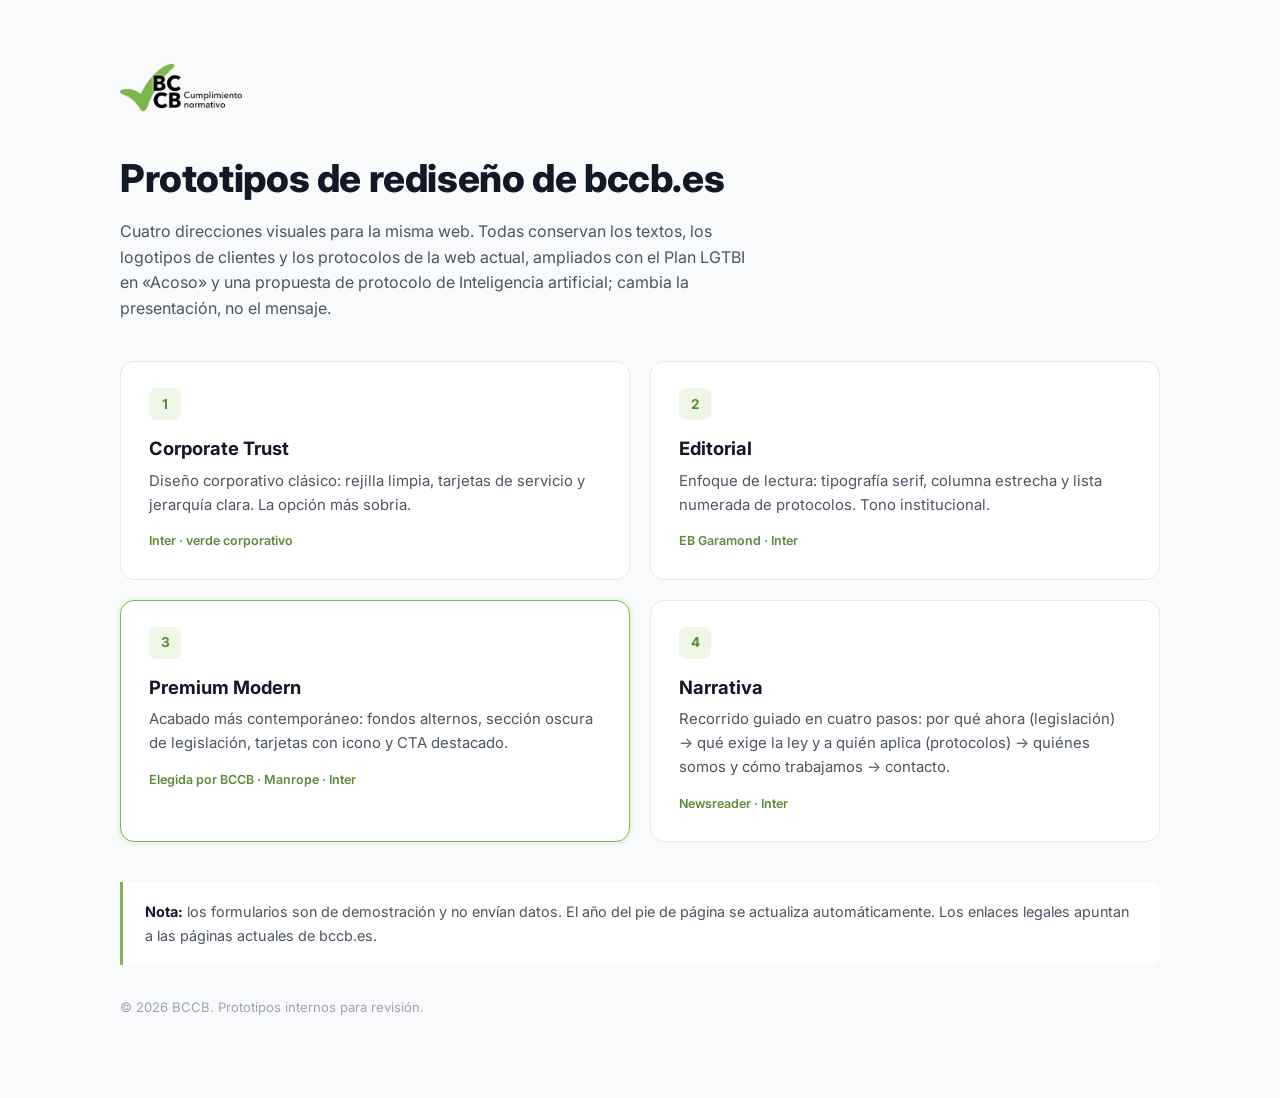
<file: index.html>
<!DOCTYPE html>
<html lang="es">
<head>
  <meta charset="UTF-8">
  <meta name="viewport" content="width=device-width, initial-scale=1.0">
  <title>BCCB — Prototipos de rediseño</title>
  <link rel="icon" href="assets/favicon.svg" type="image/svg+xml">
  <link rel="alternate icon" href="assets/favicon.png" type="image/png">
  <link rel="preconnect" href="https://fonts.googleapis.com">
  <link rel="preconnect" href="https://fonts.gstatic.com" crossorigin>
  <link href="https://fonts.googleapis.com/css2?family=Inter:wght@400;500;600;700&display=swap" rel="stylesheet">
  <style>
    *, *::before, *::after { box-sizing: border-box; margin: 0; padding: 0; }
    :root { --green: #7eb551; --green-dark: #5a8a3a; --green-light: #eef6e6; --ink: #111827; --gray-600: #4b5563; --gray-400: #9ca3af; --gray-200: #e5e7eb; --gray-50: #f9fafb; }
    body { font-family: 'Inter', system-ui, sans-serif; color: var(--ink); background: var(--gray-50); line-height: 1.6; -webkit-font-smoothing: antialiased; }
    .wrap { width: min(1040px, 90vw); margin: 0 auto; padding: 64px 0 80px; }
    header img { height: 48px; margin-bottom: 28px; }
    h1 { font-size: clamp(1.8rem, 3.5vw, 2.4rem); font-weight: 800; letter-spacing: -0.01em; margin-bottom: 10px; }
    .intro { color: var(--gray-600); max-width: 64ch; margin-bottom: 40px; }
    .grid { display: grid; grid-template-columns: repeat(2, 1fr); gap: 20px; }
    .card { display: block; background: #fff; border: 1px solid var(--gray-200); border-radius: 14px; padding: 26px 28px; text-decoration: none; color: inherit; transition: border-color .2s, box-shadow .2s, transform .2s; }
    .card:hover { border-color: var(--green); box-shadow: 0 10px 30px rgba(126,181,81,.14); transform: translateY(-2px); }
    .card .n { display: inline-flex; align-items: center; justify-content: center; width: 32px; height: 32px; border-radius: 8px; background: var(--green-light); color: var(--green-dark); font-weight: 700; font-size: .85rem; margin-bottom: 14px; }
    .card h2 { font-size: 1.15rem; font-weight: 700; margin-bottom: 6px; }
    .card p { color: var(--gray-600); font-size: .93rem; }
    .card .tag { display: inline-block; margin-top: 14px; font-size: .78rem; font-weight: 600; color: var(--green-dark); }
    .card.chosen { border-color: var(--green); box-shadow: 0 0 0 3px var(--green-light); }
    .card.chosen .tag::before { content: 'Elegida por BCCB · '; }
    .note { margin-top: 40px; padding: 18px 22px; border-left: 3px solid var(--green); background: #fff; border-radius: 0 10px 10px 0; font-size: .9rem; color: var(--gray-600); }
    .note strong { color: var(--ink); }
    footer { margin-top: 32px; font-size: .82rem; color: var(--gray-400); }
    @media (max-width: 700px) { .grid { grid-template-columns: 1fr; } .wrap { padding: 40px 0 56px; } }
  </style>
</head>
<body>
  <div class="wrap">
    <header>
      <img src="assets/fe00ac6f-11bb-4e68-b115-7908fc441568.png" alt="BCCB Cumplimiento Normativo">
      <h1>Prototipos de rediseño de bccb.es</h1>
      <p class="intro">Cuatro direcciones visuales para la misma web. Todas conservan los textos, los logotipos de clientes y los protocolos de la web actual, ampliados con el Plan LGTBI en «Acoso» y una propuesta de protocolo de Inteligencia artificial; cambia la presentación, no el mensaje.</p>
    </header>

    <div class="grid">
      <a class="card" href="variant-1/">
        <span class="n">1</span>
        <h2>Corporate Trust</h2>
        <p>Diseño corporativo clásico: rejilla limpia, tarjetas de servicio y jerarquía clara. La opción más sobria.</p>
        <span class="tag">Inter · verde corporativo</span>
      </a>
      <a class="card" href="variant-2/">
        <span class="n">2</span>
        <h2>Editorial</h2>
        <p>Enfoque de lectura: tipografía serif, columna estrecha y lista numerada de protocolos. Tono institucional.</p>
        <span class="tag">EB Garamond · Inter</span>
      </a>
      <a class="card chosen" href="variant-3/">
        <span class="n">3</span>
        <h2>Premium Modern</h2>
        <p>Acabado más contemporáneo: fondos alternos, sección oscura de legislación, tarjetas con icono y CTA destacado.</p>
        <span class="tag">Manrope · Inter</span>
      </a>
      <a class="card" href="variant-4/">
        <span class="n">4</span>
        <h2>Narrativa</h2>
        <p>Recorrido guiado en cuatro pasos: por qué ahora (legislación) → qué exige la ley y a quién aplica (protocolos) → quiénes somos y cómo trabajamos → contacto.</p>
        <span class="tag">Newsreader · Inter</span>
      </a>
    </div>

    <p class="note"><strong>Nota:</strong> los formularios son de demostración y no envían datos. El año del pie de página se actualiza automáticamente. Los enlaces legales apuntan a las páginas actuales de bccb.es.</p>
    <footer>© <span data-year>2026</span> BCCB. Prototipos internos para revisión.</footer>
  </div>
  <script>document.querySelectorAll('[data-year]').forEach(function (el) { el.textContent = new Date().getFullYear(); });</script>
</body>
</html>
</file>
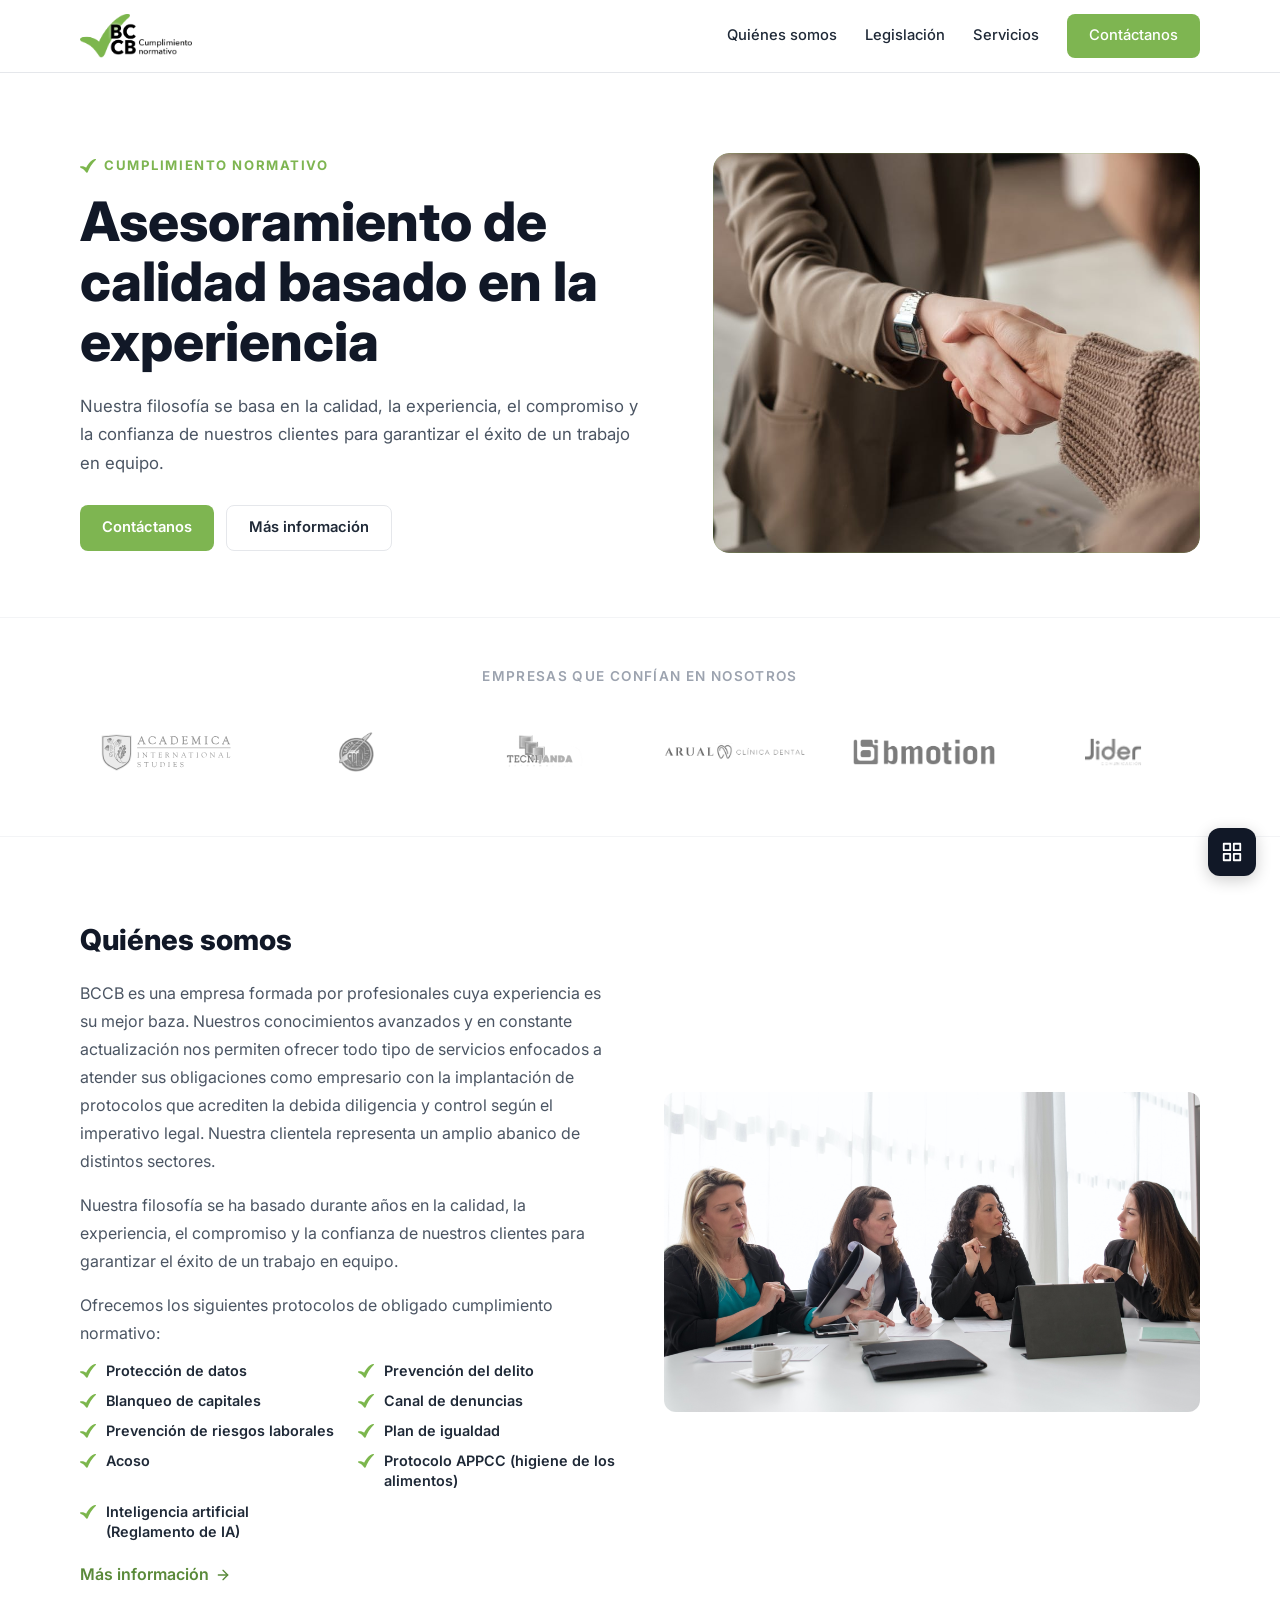
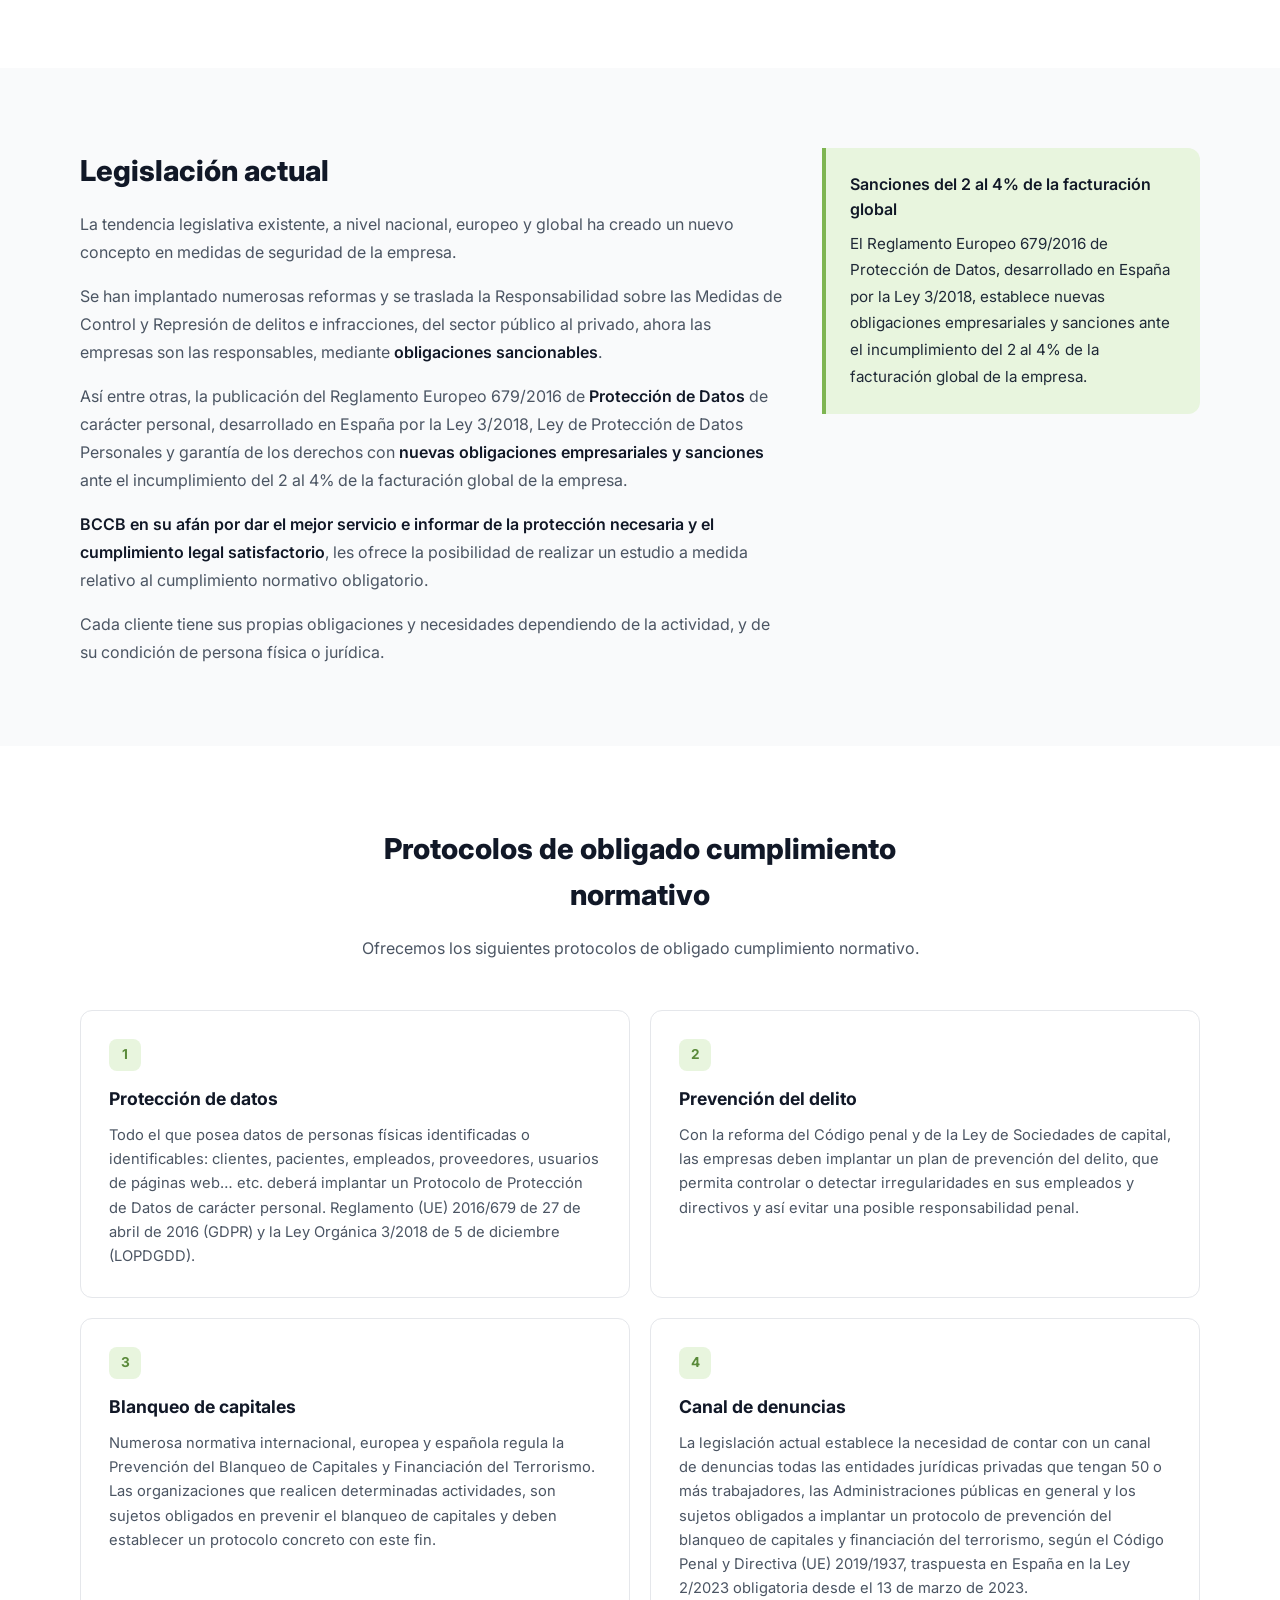
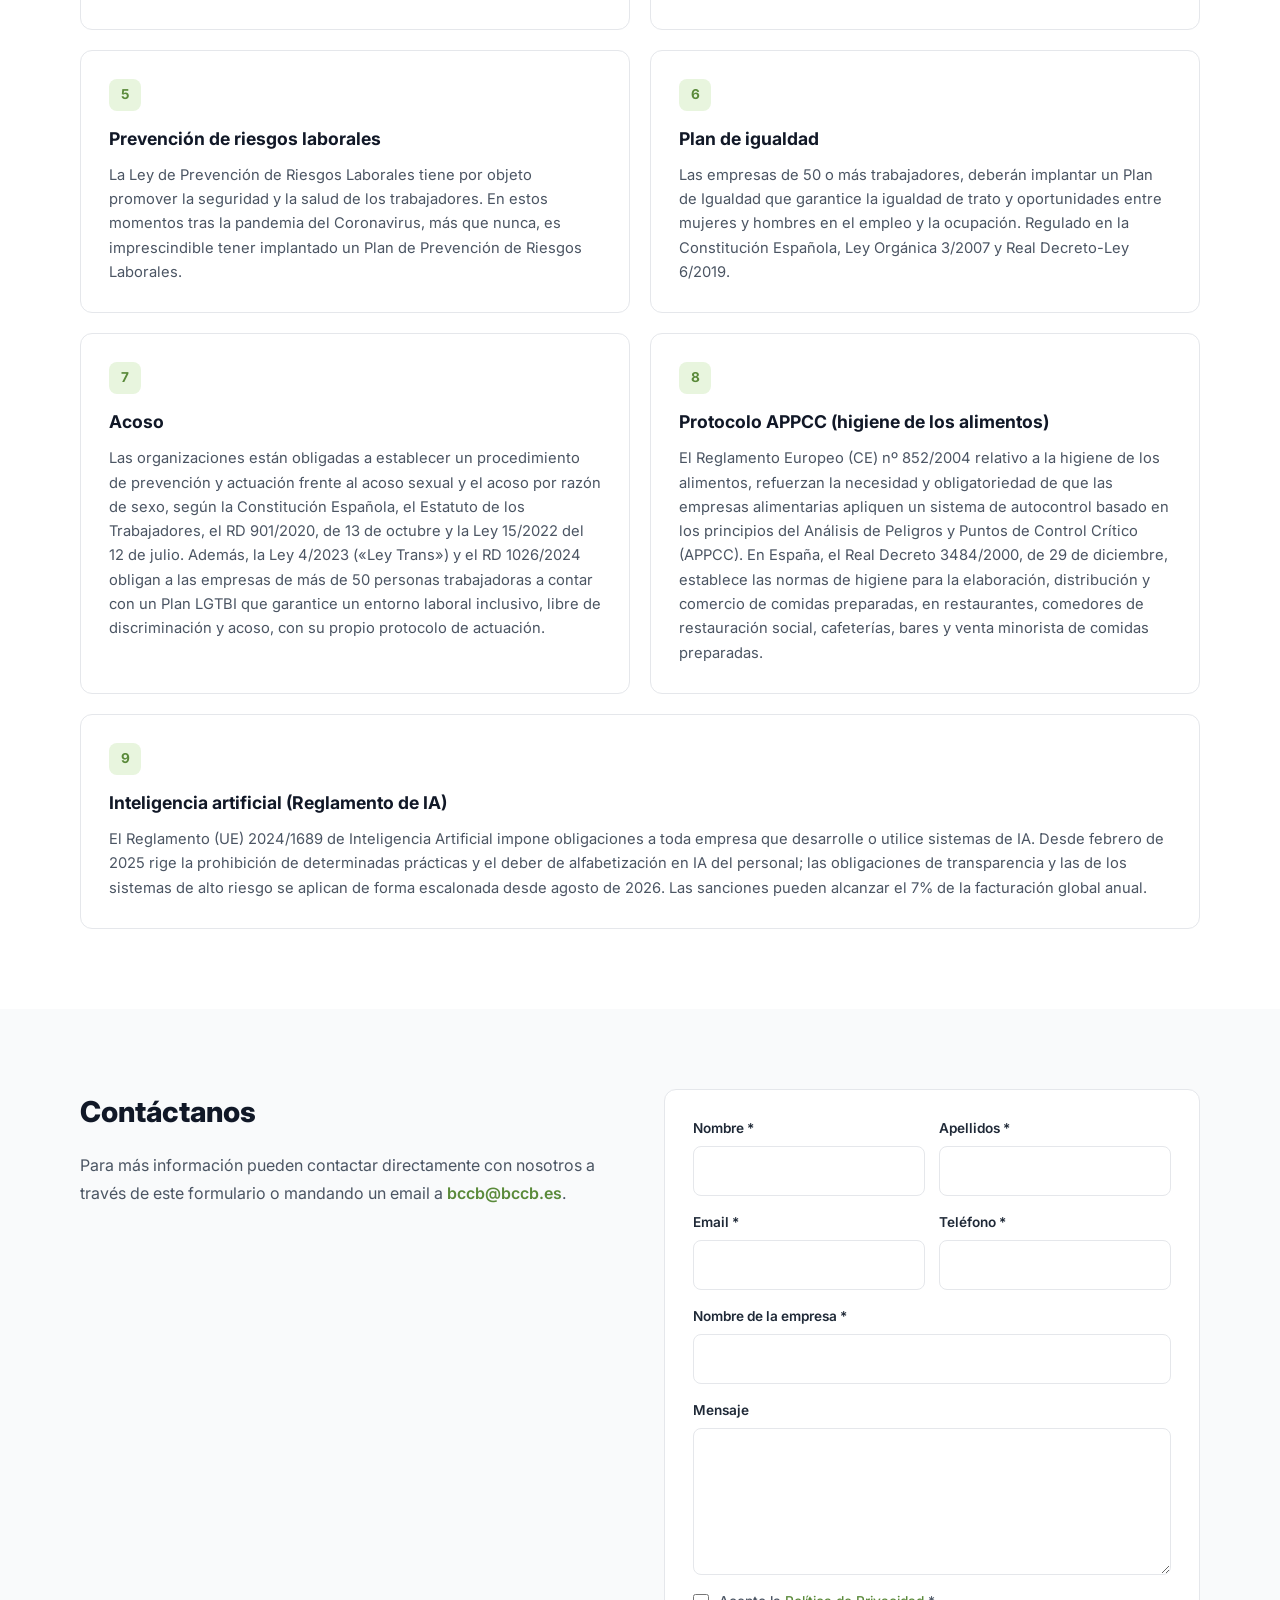
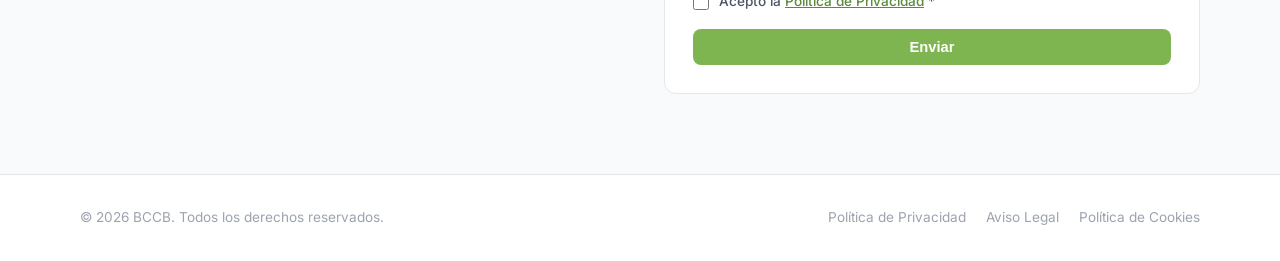
<file: variant-1/index.html>
<!DOCTYPE html>
<html lang="es">
<head>
  <meta charset="UTF-8">
  <meta name="viewport" content="width=device-width, initial-scale=1.0">
  <title>BCCB — Cumplimiento Normativo</title>
  <link rel="icon" href="../assets/favicon.svg" type="image/svg+xml">
  <link rel="alternate icon" href="../assets/favicon.png" type="image/png">
  <link rel="preconnect" href="https://fonts.googleapis.com">
  <link rel="preconnect" href="https://fonts.gstatic.com" crossorigin>
  <link href="https://fonts.googleapis.com/css2?family=Inter:wght@400;500;600;700;800&display=swap" rel="stylesheet">
  <style>
    *, *::before, *::after { box-sizing: border-box; margin: 0; padding: 0; }

    :root {
      --green: #7eb551;
      --green-light: #e8f5de;
      --green-dark: #5a8a3a;
      --white: #ffffff;
      --gray-50: #f9fafb;
      --gray-100: #f3f4f6;
      --gray-200: #e5e7eb;
      --gray-400: #9ca3af;
      --gray-600: #4b5563;
      --gray-800: #1f2937;
      --gray-900: #111827;
    }

    html { scroll-behavior: smooth; }

    body {
      font-family: 'Inter', system-ui, sans-serif;
      color: var(--gray-800);
      background: var(--white);
      line-height: 1.6;
      -webkit-font-smoothing: antialiased;
    }

    .container {
      width: min(1120px, 90vw);
      margin: 0 auto;
    }

    /* ── Header ── */
    .site-header {
      position: sticky;
      top: 0;
      z-index: 100;
      background: rgba(255,255,255,0.95);
      backdrop-filter: blur(16px);
      border-bottom: 1px solid var(--gray-200);
    }

    .nav-bar {
      display: flex;
      align-items: center;
      justify-content: space-between;
      padding: 14px 0;
    }

    .nav-bar .logo { height: 44px; }

    .nav-bar nav {
      display: flex;
      gap: 28px;
      align-items: center;
    }

    .nav-bar nav a {
      color: var(--gray-800);
      text-decoration: none;
      font-size: 0.92rem;
      font-weight: 500;
      transition: color 0.2s;
    }

    .nav-bar nav a:hover { color: var(--green); }

    .btn {
      display: inline-flex;
      align-items: center;
      justify-content: center;
      padding: 10px 22px;
      border-radius: 8px;
      font-weight: 600;
      font-size: 0.92rem;
      text-decoration: none;
      border: none;
      cursor: pointer;
      transition: all 0.2s;
    }

    .btn-primary {
      background: var(--green);
      color: var(--white);
    }

    .btn-primary:hover {
      background: var(--green-dark);
    }

    .btn-outline {
      background: transparent;
      color: var(--gray-800);
      border: 1.5px solid var(--gray-200);
    }

    .btn-outline:hover {
      border-color: var(--green);
      color: var(--green);
    }

    /* ── Hero ── */
    .hero {
      padding: 80px 0 64px;
    }

    .hero-grid {
      display: grid;
      grid-template-columns: 1.2fr 1fr;
      gap: 48px;
      align-items: center;
    }

    .hero .eyebrow {
      display: inline-flex;
      align-items: center;
      gap: 8px;
      font-size: 0.82rem;
      font-weight: 700;
      text-transform: uppercase;
      letter-spacing: 0.12em;
      color: var(--green);
      margin-bottom: 16px;
    }

    .hero .eyebrow svg {
      width: 16px;
      height: 16px;
    }

    .hero h1 {
      font-size: clamp(2.2rem, 4.5vw, 3.4rem);
      font-weight: 800;
      line-height: 1.1;
      color: var(--gray-900);
      margin-bottom: 20px;
    }

    .hero .lead {
      font-size: 1.05rem;
      color: var(--gray-600);
      max-width: 560px;
      line-height: 1.7;
    }

    .hero .actions {
      display: flex;
      gap: 12px;
      margin-top: 28px;
    }

    .hero-image {
      position: relative;
      border-radius: 16px;
      overflow: hidden;
    }

    .hero-image img {
      width: 100%;
      height: 400px;
      object-fit: cover;
      display: block;
      border-radius: 16px;
    }

    .hero-image::after {
      content: '';
      position: absolute;
      inset: 0;
      border-radius: 16px;
      border: 1px solid rgba(126,181,81,0.2);
    }

    /* ── Logos ── */
    .logos-section {
      padding: 48px 0;
      border-top: 1px solid var(--gray-100);
      border-bottom: 1px solid var(--gray-100);
    }

    .logos-section h2 {
      font-size: 0.85rem;
      font-weight: 600;
      text-transform: uppercase;
      letter-spacing: 0.1em;
      color: var(--gray-400);
      text-align: center;
      margin-bottom: 28px;
    }

    .logo-grid {
      display: grid;
      grid-template-columns: repeat(6, 1fr);
      gap: 16px;
    }

    .logo-grid img {
      width: 100%;
      height: 72px;
      object-fit: contain;
      padding: 16px;
      filter: grayscale(1);
      opacity: 0.6;
      transition: all 0.3s;
    }

    .logo-grid img:hover {
      filter: grayscale(0);
      opacity: 1;
    }

    /* ── Sections ── */
    .section {
      padding: 80px 0;
    }

    .section-alt {
      background: var(--gray-50);
    }

    .section h2 {
      font-size: 1.8rem;
      font-weight: 800;
      color: var(--gray-900);
      margin-bottom: 16px;
    }

    .section p {
      color: var(--gray-600);
      font-size: 1rem;
      line-height: 1.75;
    }

    .narrow {
      max-width: 680px;
    }

    /* ── Quiénes somos ── */
    .about-grid {
      display: grid;
      grid-template-columns: 1fr 1fr;
      gap: 48px;
      align-items: center;
    }

    .about-grid img {
      width: 100%;
      height: 320px;
      object-fit: cover;
      border-radius: 12px;
    }

    /* ── Legislación ── */
    .legis-grid {
      display: grid;
      grid-template-columns: 1.3fr 0.7fr;
      gap: 40px;
      align-items: start;
    }

    .callout-box {
      background: var(--green-light);
      border-left: 4px solid var(--green);
      border-radius: 0 12px 12px 0;
      padding: 24px;
    }

    .callout-box strong {
      display: block;
      color: var(--green-dark);
      font-weight: 700;
      margin-bottom: 8px;
    }

    .callout-box p {
      color: var(--gray-800);
      font-size: 0.95rem;
    }

    /* ── Protocolos ── */
    .protocols-intro {
      text-align: center;
      max-width: 640px;
      margin: 0 auto 48px;
    }

    .protocols-grid {
      display: grid;
      grid-template-columns: repeat(2, 1fr);
      gap: 20px;
    }

    .protocol-card {
      background: var(--white);
      border: 1px solid var(--gray-200);
      border-radius: 12px;
      padding: 28px;
      transition: all 0.3s ease;
      opacity: 0;
      transform: translateY(24px);
    }

    .protocol-card.visible {
      opacity: 1;
      transform: translateY(0);
    }

    .protocol-card:hover {
      border-color: var(--green);
      box-shadow: 0 8px 32px rgba(126,181,81,0.12);
    }

    .protocol-card .card-number {
      display: inline-flex;
      align-items: center;
      justify-content: center;
      width: 32px;
      height: 32px;
      border-radius: 8px;
      background: var(--green-light);
      color: var(--green-dark);
      font-weight: 700;
      font-size: 0.85rem;
      margin-bottom: 14px;
    }

    .protocol-card h3 {
      font-size: 1.1rem;
      font-weight: 700;
      color: var(--gray-900);
      margin-bottom: 10px;
    }

    .protocol-card p {
      font-size: 0.92rem;
      color: var(--gray-600);
      line-height: 1.65;
    }

    /* ── Contact ── */
    .contact-section {
      background: var(--gray-50);
    }

    .contact-grid {
      display: grid;
      grid-template-columns: 1fr 1fr;
      gap: 48px;
      align-items: start;
    }

    .contact-form {
      background: var(--white);
      border: 1px solid var(--gray-200);
      border-radius: 12px;
      padding: 28px;
      display: grid;
      gap: 16px;
    }

    .contact-form label {
      display: grid;
      gap: 6px;
      font-size: 0.88rem;
      font-weight: 600;
      color: var(--gray-800);
    }

    .contact-form input,
    .contact-form textarea {
      width: 100%;
      padding: 12px 14px;
      border: 1px solid var(--gray-200);
      border-radius: 8px;
      font: inherit;
      font-size: 0.95rem;
      transition: border-color 0.2s;
    }

    .contact-form input:focus,
    .contact-form textarea:focus {
      outline: none;
      border-color: var(--green);
      box-shadow: 0 0 0 3px rgba(126,181,81,0.15);
    }

    .contact-form .btn { width: 100%; justify-content: center; }

    /* ── Footer ── */
    .site-footer {
      padding: 32px 0;
      border-top: 1px solid var(--gray-200);
      text-align: center;
      font-size: 0.85rem;
      color: var(--gray-400);
    }

    /* ── Additions ── */
    .section p + p { margin-top: 16px; }
    .section strong { color: var(--gray-900); font-weight: 600; }
    .protocols-grid > .protocol-card:last-child:nth-child(odd) { grid-column: 1 / -1; }
    .protocols-grid > .protocol-card:last-child:nth-child(odd) { grid-column: 1 / -1; }
    .protocols-grid > .protocol-card:last-child:nth-child(odd) { grid-column: 1 / -1; }
    .protocols-grid > .protocol-card:last-child:nth-child(odd) { grid-column: 1 / -1; }
    .protocols-grid > .protocol-card:last-child:nth-child(odd) { grid-column: 1 / -1; }
    .protocols-grid > .protocol-card:last-child:nth-child(odd) { grid-column: 1 / -1; }
    .protocols-grid > .protocol-card:last-child:nth-child(odd) { grid-column: 1 / -1; }
    .protocols-grid > .protocol-card:last-child:nth-child(odd) { grid-column: 1 / -1; }
    .protocols-grid > .protocol-card:last-child:nth-child(odd) { grid-column: 1 / -1; }
    .protocols-grid > .protocol-card:last-child:nth-child(odd) { grid-column: 1 / -1; }

    /* ── Responsive ── */
    @media (max-width: 768px) {
      .hero-grid,
      .about-grid,
      .legis-grid,
      .contact-grid,
      .protocols-grid {
        grid-template-columns: 1fr;
      }

      .logo-grid { grid-template-columns: repeat(2, 1fr); }

      .hero { padding: 48px 0; }
      .section { padding: 56px 0; }
    }

    /* ── Reduced motion ── */
    @media (prefers-reduced-motion: reduce) {
      .protocol-card {
        opacity: 1;
        transform: none;
        transition: none;
      }
    }
  </style>
  <link rel="stylesheet" href="../shared/site.css">
</head>
<body>

  <header class="site-header" id="top">
    <div class="container nav-bar">
      <a href="#top" aria-label="BCCB, inicio"><img src="../assets/fe00ac6f-11bb-4e68-b115-7908fc441568.png" alt="BCCB Cumplimiento Normativo" class="logo"></a>
      <nav id="main-nav" aria-label="Principal">
        <a href="#quienes">Quiénes somos</a>
        <a href="#legislacion">Legislación</a>
        <a href="#protocolos">Servicios</a>
        <a href="#contacto" class="btn btn-primary">Contáctanos</a>
      </nav>
      <button class="nav-toggle" type="button" aria-label="Abrir menú" aria-expanded="false" aria-controls="main-nav">
        <svg class="icon-open" viewBox="0 0 24 24" fill="none" stroke="currentColor" stroke-width="2" stroke-linecap="round" aria-hidden="true"><line x1="3" y1="6" x2="21" y2="6"/><line x1="3" y1="12" x2="21" y2="12"/><line x1="3" y1="18" x2="21" y2="18"/></svg>
        <svg class="icon-close" viewBox="0 0 24 24" fill="none" stroke="currentColor" stroke-width="2" stroke-linecap="round" aria-hidden="true"><line x1="18" y1="6" x2="6" y2="18"/><line x1="6" y1="6" x2="18" y2="18"/></svg>
      </button>
    </div>
  </header>

  <main>
    <!-- Hero -->
    <section class="hero">
      <div class="container hero-grid">
        <div>
          <p class="eyebrow"><svg class="brand-check" aria-hidden="true" viewBox="0 0 44.992928 44.979431"><path transform="translate(-59.21678,-207.54474)" fill="#7cb64d" d="m 76.299495,235.22055 c -3.65894,-3.10878 -7.89241,-4.55443 -12.7,-4.16302 -1.23888,0.10086 -4.40494,0.33694 -4.3826,2.13229 0.0166,1.33142 1.59791,1.9823 2.62494,2.38492 3.17597,1.24499 5.95194,2.58809 8.45818,4.97071 2.12803,2.02304 3.80824,4.24198 5.45458,6.65579 0.60642,0.889 1.43492,2.24402 2.693,2.12125 2.874893,-0.28046 4.380584,-6.63314 5.387238,-8.81027 3.266932,-7.0654 7.524038,-13.74041 12.454109,-19.75556 1.585381,-1.93466 3.217691,-3.84637 5.059538,-5.54326 0.91369,-0.84152 2.37666,-1.74737 2.7753,-2.99069 0.54646,-1.70235 -1.65064,-1.9299 -2.77883,-1.78382 -2.93651,0.38029 -5.722753,1.86611 -8.112112,3.54426 -7.170357,5.03601 -13.311653,13.29803 -16.933343,21.2374 z"/></svg> Cumplimiento normativo</p>
          <h1>Asesoramiento de calidad basado en la experiencia</h1>
          <p class="lead">Nuestra filosofía se basa en la calidad, la experiencia, el compromiso y la confianza de nuestros clientes para garantizar el éxito de un trabajo en equipo.</p>
          <div class="actions">
            <a class="btn btn-primary" href="#contacto">Contáctanos</a>
            <a class="btn btn-outline" href="#protocolos">Más información</a>
          </div>
        </div>
        <div class="hero-image">
          <img src="../assets/pexels-photo-8067871.jpeg" alt="Apretón de manos entre dos profesionales">
        </div>
      </div>
    </section>

    <!-- Empresas que confían en nosotros -->
    <section class="logos-section">
      <div class="container">
        <h2>Empresas que confían en nosotros</h2>
        <div class="logo-grid">
          <a class="logo-link" data-logo="academica-international-studies" href="https://www.academica.school/" target="_blank" rel="noopener" title="Academica International Studies"><img src="../assets/academica-dark.svg" alt="Academica International Studies" loading="lazy"></a>
          <a class="logo-link" data-logo="tarifa-spin-out" href="https://es.tarifaspinout.com/" target="_blank" rel="noopener" title="Tarifa Spin Out"><img src="../assets/563fef50-144b-46ad-8449-e61df39ce89d.png" alt="Tarifa Spin Out" loading="lazy"></a>
          <a class="logo-link" data-logo="tecnijanda-informatica" href="https://tecnijanda.com/" target="_blank" rel="noopener" title="Tecnijanda Informática"><img src="../assets/3390a699-79a1-45e1-93b3-b75c8e04c921.png" alt="Tecnijanda Informática" loading="lazy"></a>
          <a class="logo-link" data-logo="clinica-dental-arual" href="https://clinicadentalarual.es/" target="_blank" rel="noopener" title="Clínica Dental Arual"><img src="../assets/arual.png" alt="Clínica Dental Arual" loading="lazy"></a>
          <a class="logo-link" data-logo="bmotion-audiovisual" href="https://www.bmotionav.com/" target="_blank" rel="noopener" title="Bmotion Audiovisual"><img src="../assets/bmotion.png" alt="Bmotion Audiovisual" loading="lazy"></a>
          <a class="logo-link" data-logo="jider-comunicacion" href="https://jidercomunicacion.com/" target="_blank" rel="noopener" title="Jider Comunicación"><img src="../assets/jider-comunicacion.png" alt="Jider Comunicación" loading="lazy"></a>
        </div>
      </div>
    </section>

    <!-- Quiénes somos -->
    <section id="quienes" class="section">
      <div class="container about-grid">
        <div>
          <h2>Quiénes somos</h2>
          <p>BCCB es una empresa formada por profesionales cuya experiencia es su mejor baza. Nuestros conocimientos avanzados y en constante actualización nos permiten ofrecer todo tipo de servicios enfocados a atender sus obligaciones como empresario con la implantación de protocolos que acrediten la debida diligencia y control según el imperativo legal. Nuestra clientela representa un amplio abanico de distintos sectores.</p>
          <p>Nuestra filosofía se ha basado durante años en la calidad, la experiencia, el compromiso y la confianza de nuestros clientes para garantizar el éxito de un trabajo en equipo.</p>
          <p class="list-intro">Ofrecemos los siguientes protocolos de obligado cumplimiento normativo:</p>
          <ul class="check-list">
            <li><a href="#protocolo-datos">Protección de datos</a></li>
            <li><a href="#protocolo-delito">Prevención del delito</a></li>
            <li><a href="#protocolo-blanqueo">Blanqueo de capitales</a></li>
            <li><a href="#protocolo-denuncias">Canal de denuncias</a></li>
            <li><a href="#protocolo-prl">Prevención de riesgos laborales</a></li>
            <li><a href="#protocolo-igualdad">Plan de igualdad</a></li>
            <li><a href="#protocolo-acoso">Acoso</a></li>
            <li><a href="#protocolo-appcc">Protocolo APPCC (higiene de los alimentos)</a></li>
            <li><a href="#protocolo-ia">Inteligencia artificial (Reglamento de IA)</a></li>
          </ul>
          <a class="more-link" href="#protocolos">Más información <svg width="16" height="16" viewBox="0 0 24 24" fill="none" stroke="currentColor" stroke-width="2" stroke-linecap="round" stroke-linejoin="round" aria-hidden="true"><line x1="5" y1="12" x2="19" y2="12"/><polyline points="12 5 19 12 12 19"/></svg></a>
        </div>
        <img src="../assets/c4587ba7-900d-43ef-81a1-6e5f38033ab6.jpeg" alt="Equipo de BCCB en una reunión de trabajo">
      </div>
    </section>

    <!-- Legislación actual -->
    <section id="legislacion" class="section section-alt">
      <div class="container legis-grid">
        <div>
          <h2>Legislación actual</h2>
          <p>La tendencia legislativa existente, a nivel nacional, europeo y global ha creado un nuevo concepto en medidas de seguridad de la empresa.</p>
          <p>Se han implantado numerosas reformas y se traslada la Responsabilidad sobre las Medidas de Control y Represión de delitos e infracciones, del sector público al privado, ahora las empresas son las responsables, mediante <strong>obligaciones sancionables</strong>.</p>
          <p>Así entre otras, la publicación del Reglamento Europeo 679/2016 de <strong>Protección de Datos</strong> de carácter personal, desarrollado en España por la Ley 3/2018, Ley de Protección de Datos Personales y garantía de los derechos con <strong>nuevas obligaciones empresariales y sanciones</strong> ante el incumplimiento del 2 al 4% de la facturación global de la empresa.</p>
          <p><strong>BCCB en su afán por dar el mejor servicio e informar de la protección necesaria y el cumplimiento legal satisfactorio</strong>, les ofrece la posibilidad de realizar un estudio a medida relativo al cumplimiento normativo obligatorio.</p>
          <p>Cada cliente tiene sus propias obligaciones y necesidades dependiendo de la actividad, y de su condición de persona física o jurídica.</p>
        </div>
        <div class="callout-box">
          <strong>Sanciones del 2 al 4% de la facturación global</strong>
          <p>El Reglamento Europeo 679/2016 de Protección de Datos, desarrollado en España por la Ley 3/2018, establece nuevas obligaciones empresariales y sanciones ante el incumplimiento del 2 al 4% de la facturación global de la empresa.</p>
        </div>
      </div>
    </section>

    <!-- Protocolos -->
    <section id="protocolos" class="section">
      <div class="container">
        <div class="protocols-intro">
          <h2>Protocolos de obligado cumplimiento normativo</h2>
          <p>Ofrecemos los siguientes protocolos de obligado cumplimiento normativo.</p>
        </div>
        <div class="protocols-grid">
          <article class="protocol-card" id="protocolo-datos">
            <div class="card-number">1</div>
            <h3>Protección de datos</h3>
            <p>Todo el que posea datos de personas físicas identificadas o identificables: clientes, pacientes, empleados, proveedores, usuarios de páginas web… etc. deberá implantar un Protocolo de Protección de Datos de carácter personal. Reglamento (UE) 2016/679 de 27 de abril de 2016 (GDPR) y la Ley Orgánica 3/2018 de 5 de diciembre (LOPDGDD).</p>
          </article>
          <article class="protocol-card" id="protocolo-delito">
            <div class="card-number">2</div>
            <h3>Prevención del delito</h3>
            <p>Con la reforma del Código penal y de la Ley de Sociedades de capital, las empresas deben implantar un plan de prevención del delito, que permita controlar o detectar irregularidades en sus empleados y directivos y así evitar una posible responsabilidad penal.</p>
          </article>
          <article class="protocol-card" id="protocolo-blanqueo">
            <div class="card-number">3</div>
            <h3>Blanqueo de capitales</h3>
            <p>Numerosa normativa internacional, europea y española regula la Prevención del Blanqueo de Capitales y Financiación del Terrorismo. Las organizaciones que realicen determinadas actividades, son sujetos obligados en prevenir el blanqueo de capitales y deben establecer un protocolo concreto con este fin.</p>
          </article>
          <article class="protocol-card" id="protocolo-denuncias">
            <div class="card-number">4</div>
            <h3>Canal de denuncias</h3>
            <p>La legislación actual establece la necesidad de contar con un canal de denuncias todas las entidades jurídicas privadas que tengan 50 o más trabajadores, las Administraciones públicas en general y los sujetos obligados a implantar un protocolo de prevención del blanqueo de capitales y financiación del terrorismo, según el Código Penal y Directiva (UE) 2019/1937, traspuesta en España en la Ley 2/2023 obligatoria desde el 13 de marzo de 2023.</p>
          </article>
          <article class="protocol-card" id="protocolo-prl">
            <div class="card-number">5</div>
            <h3>Prevención de riesgos laborales</h3>
            <p>La Ley de Prevención de Riesgos Laborales tiene por objeto promover la seguridad y la salud de los trabajadores. En estos momentos tras la pandemia del Coronavirus, más que nunca, es imprescindible tener implantado un Plan de Prevención de Riesgos Laborales.</p>
          </article>
          <article class="protocol-card" id="protocolo-igualdad">
            <div class="card-number">6</div>
            <h3>Plan de igualdad</h3>
            <p>Las empresas de 50 o más trabajadores, deberán implantar un Plan de Igualdad que garantice la igualdad de trato y oportunidades entre mujeres y hombres en el empleo y la ocupación. Regulado en la Constitución Española, Ley Orgánica 3/2007 y Real Decreto-Ley 6/2019.</p>
          </article>
          <article class="protocol-card" id="protocolo-acoso">
            <div class="card-number">7</div>
            <h3>Acoso</h3>
            <p>Las organizaciones están obligadas a establecer un procedimiento de prevención y actuación frente al acoso sexual y el acoso por razón de sexo, según la Constitución Española, el Estatuto de los Trabajadores, el RD 901/2020, de 13 de octubre y la Ley 15/2022 del 12 de julio. Además, la Ley 4/2023 («Ley Trans») y el RD 1026/2024 obligan a las empresas de más de 50 personas trabajadoras a contar con un Plan LGTBI que garantice un entorno laboral inclusivo, libre de discriminación y acoso, con su propio protocolo de actuación.</p>
          </article>
          <article class="protocol-card" id="protocolo-appcc">
            <div class="card-number">8</div>
            <h3>Protocolo APPCC (higiene de los alimentos)</h3>
            <p>El Reglamento Europeo (CE) nº 852/2004 relativo a la higiene de los alimentos, refuerzan la necesidad y obligatoriedad de que las empresas alimentarias apliquen un sistema de autocontrol basado en los principios del Análisis de Peligros y Puntos de Control Crítico (APPCC). En España, el Real Decreto 3484/2000, de 29 de diciembre, establece las normas de higiene para la elaboración, distribución y comercio de comidas preparadas, en restaurantes, comedores de restauración social, cafeterías, bares y venta minorista de comidas preparadas.</p>
          </article>
          <article class="protocol-card" id="protocolo-ia">
            <div class="card-number">9</div>
            <h3>Inteligencia artificial (Reglamento de IA)</h3>
            <p>El Reglamento (UE) 2024/1689 de Inteligencia Artificial impone obligaciones a toda empresa que desarrolle o utilice sistemas de IA. Desde febrero de 2025 rige la prohibición de determinadas prácticas y el deber de alfabetización en IA del personal; las obligaciones de transparencia y las de los sistemas de alto riesgo se aplican de forma escalonada desde agosto de 2026. Las sanciones pueden alcanzar el 7% de la facturación global anual.</p>
          </article>
        </div>
      </div>
    </section>

    <!-- Contacto -->
    <section id="contacto" class="section contact-section">
      <div class="container contact-grid">
        <div>
          <h2>Contáctanos</h2>
          <p>Para más información pueden contactar directamente con nosotros a través de este formulario o mandando un email a <a class="contact-email" href="mailto:bccb@bccb.es">bccb@bccb.es</a>.</p>
        </div>
        <form class="contact-form" data-demo-form novalidate>
          <div class="form-row">
            <label>Nombre *<input type="text" name="nombre" required autocomplete="given-name"></label>
            <label>Apellidos *<input type="text" name="apellidos" required autocomplete="family-name"></label>
          </div>
          <div class="form-row">
            <label>Email *<input type="email" name="email" required autocomplete="email"></label>
            <label>Teléfono *<input type="tel" name="telefono" required autocomplete="tel"></label>
          </div>
          <label>Nombre de la empresa *<input type="text" name="empresa" required autocomplete="organization"></label>
          <label>Mensaje<textarea name="mensaje" rows="5"></textarea></label>
          <label class="check"><input type="checkbox" name="privacidad" required><span>Acepto la <a href="https://www.bccb.es/politica-de-privacidad" target="_blank" rel="noopener">Política de Privacidad</a> *</span></label>
          <button class="btn btn-primary" type="submit">Enviar</button>
          <p class="form-note" role="status" hidden></p>
        </form>
      </div>
    </section>
  </main>

  <footer class="site-footer">
    <div class="container footer-inner">
      <p>&copy; <span data-year>2026</span> BCCB. Todos los derechos reservados.</p>
      <nav class="footer-links" aria-label="Legal">
        <a href="https://www.bccb.es/politica-de-privacidad">Política de Privacidad</a>
        <a href="https://www.bccb.es/aviso-legal">Aviso Legal</a>
        <a href="https://www.bccb.es/politica-de-cookies">Política de Cookies</a>
      </nav>
    </div>
  </footer>

  <script src="../shared/site.js"></script>
</body>
</html>
</file>
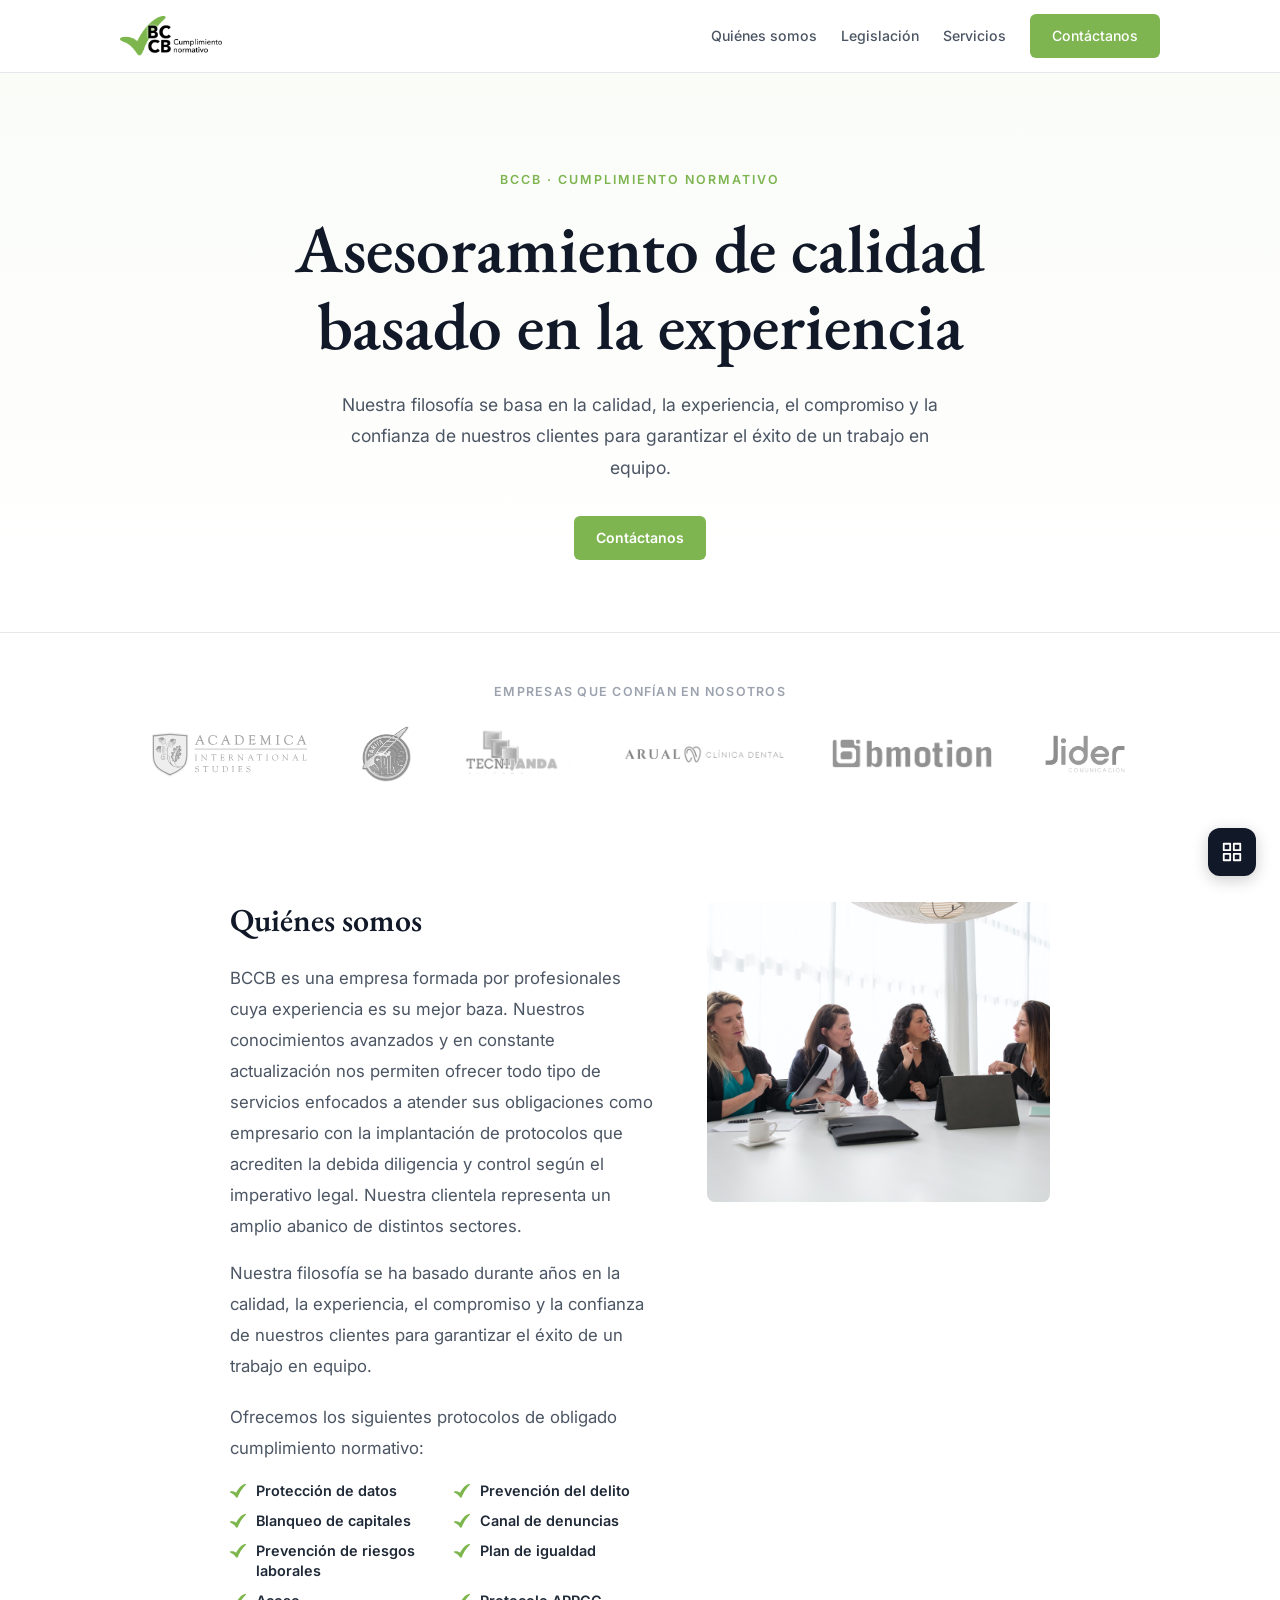
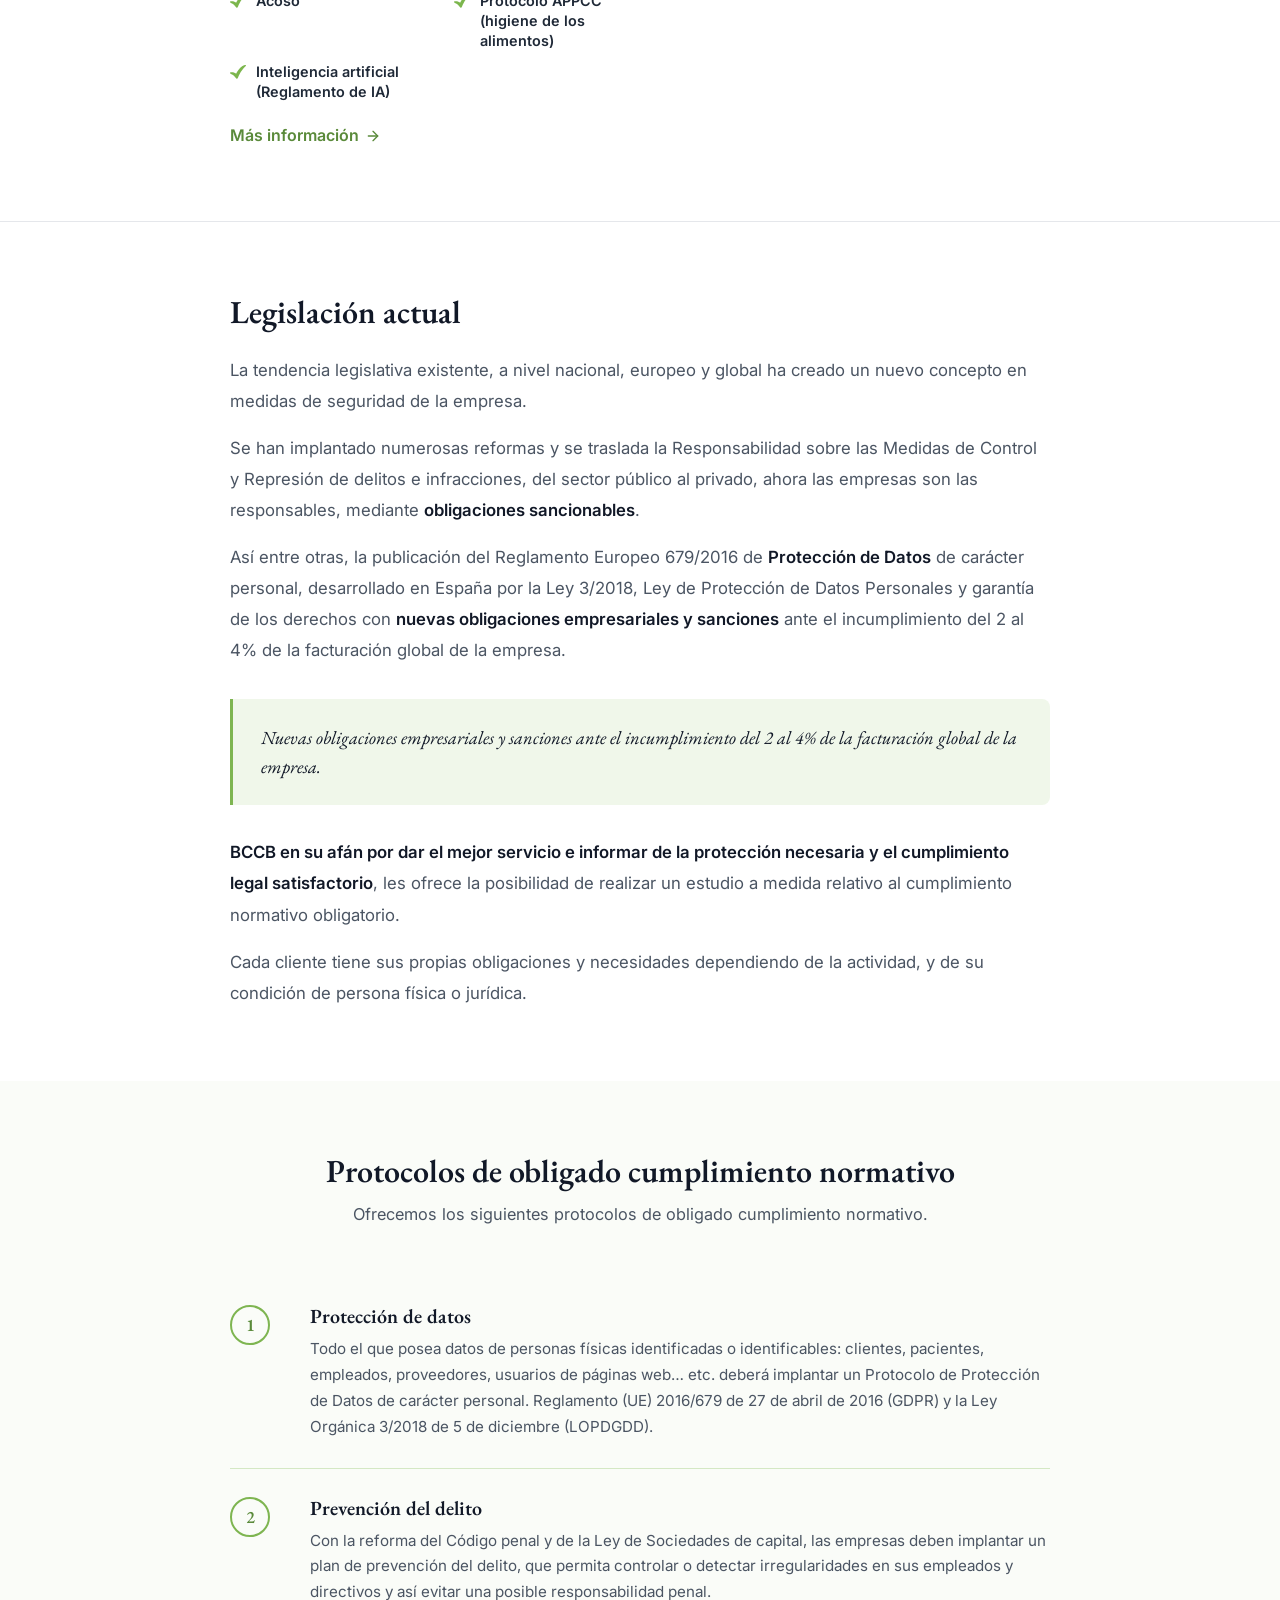
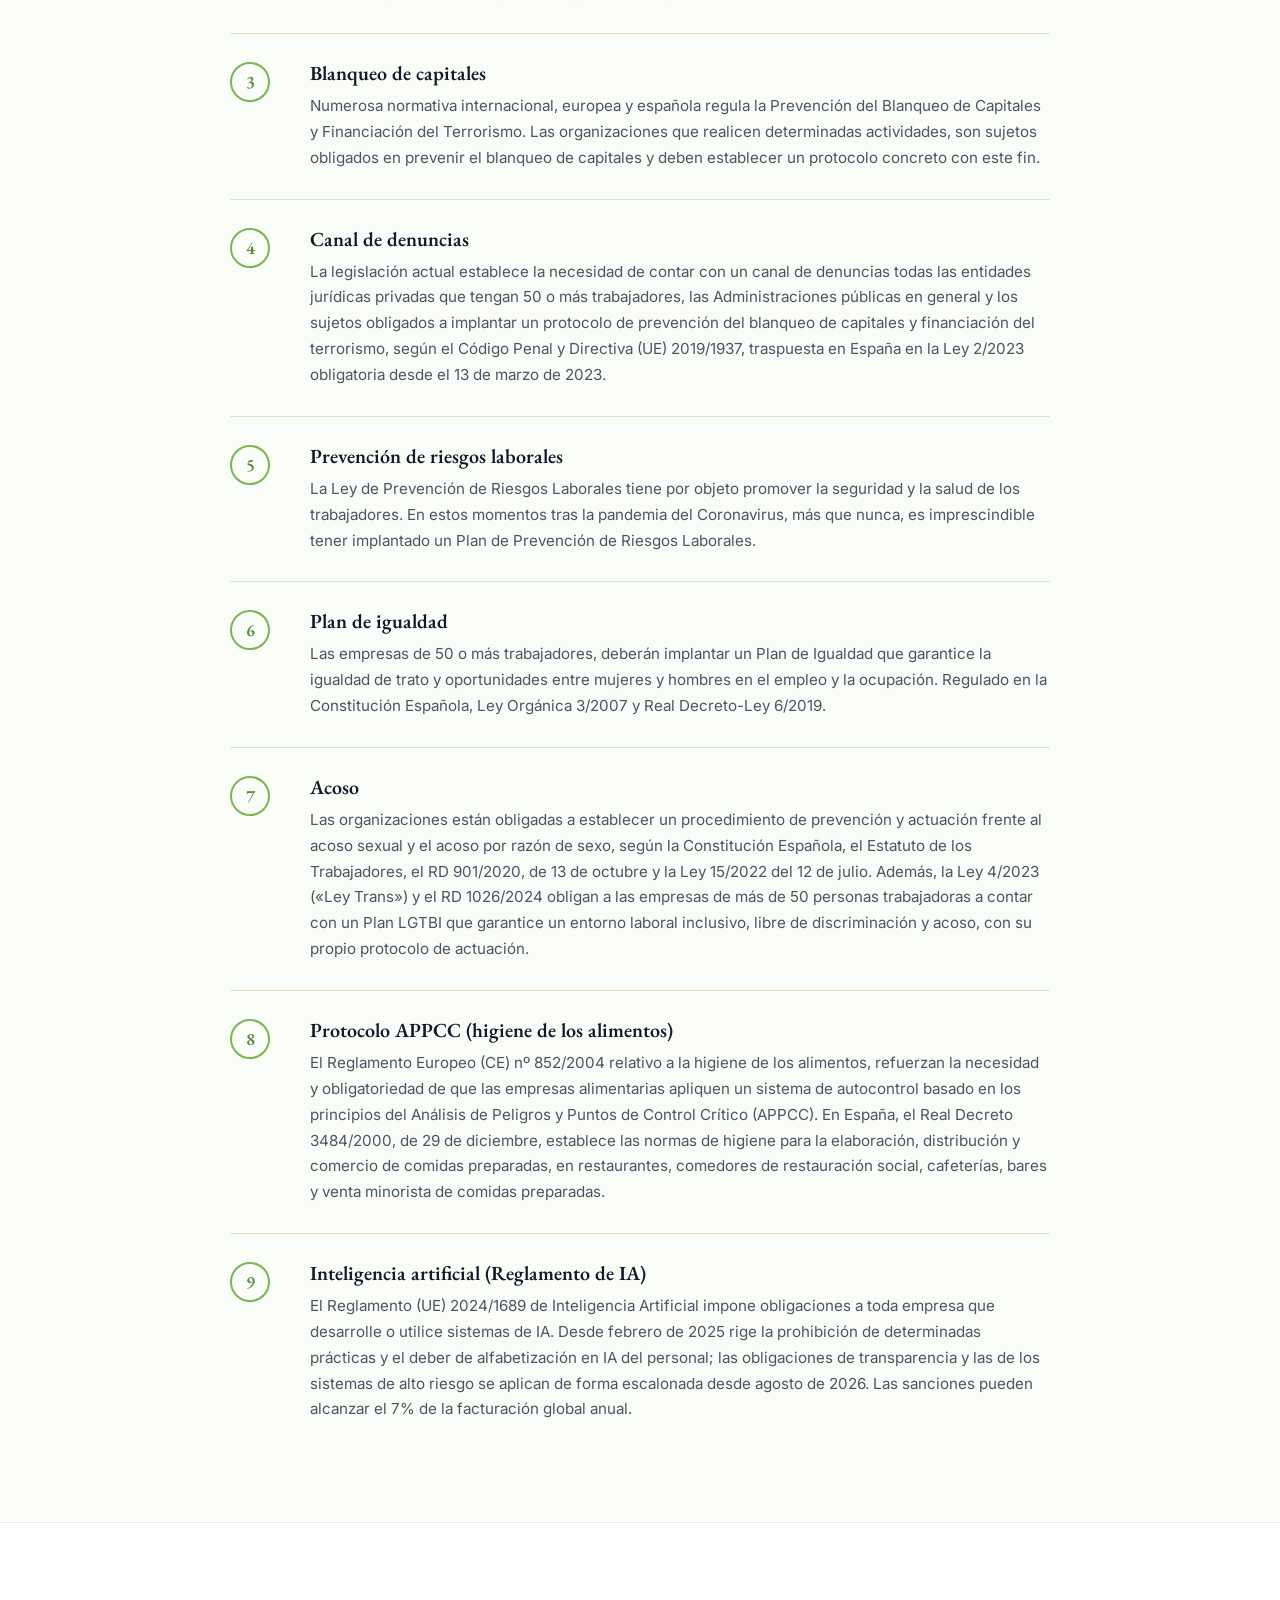
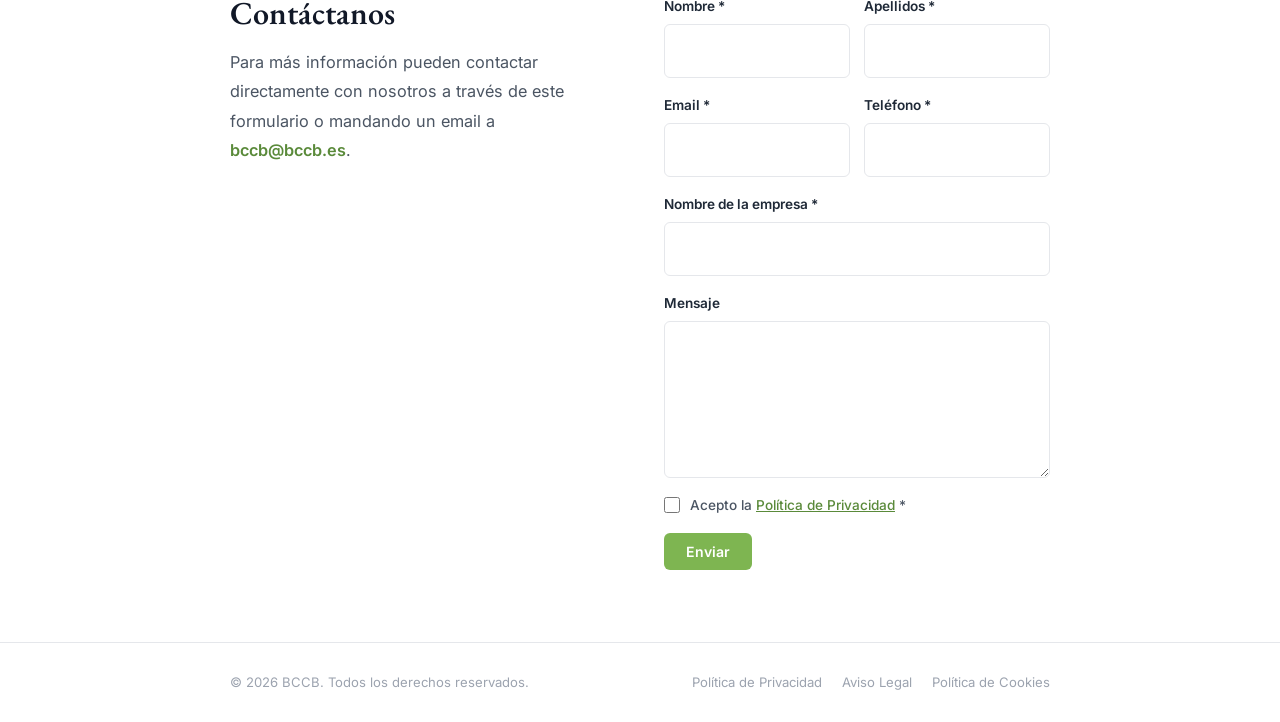
<file: variant-2/index.html>
<!DOCTYPE html>
<html lang="es">
<head>
  <meta charset="UTF-8">
  <meta name="viewport" content="width=device-width, initial-scale=1.0">
  <title>BCCB — Cumplimiento Normativo</title>
  <link rel="icon" href="../assets/favicon.svg" type="image/svg+xml">
  <link rel="alternate icon" href="../assets/favicon.png" type="image/png">
  <link rel="preconnect" href="https://fonts.googleapis.com">
  <link rel="preconnect" href="https://fonts.gstatic.com" crossorigin>
  <link href="https://fonts.googleapis.com/css2?family=EB+Garamond:wght@400;500;600;700&family=Inter:wght@400;500;600&display=swap" rel="stylesheet">
  <style>
    *, *::before, *::after { box-sizing: border-box; margin: 0; padding: 0; }

    :root {
      --green: #7eb551;
      --green-light: #f0f7ea;
      --green-dark: #5a8a3a;
      --green-muted: #d4e8c4;
      --white: #ffffff;
      --off-white: #fafcf8;
      --gray-200: #e5e7eb;
      --gray-400: #9ca3af;
      --gray-600: #4b5563;
      --gray-800: #1f2937;
      --gray-900: #111827;
    }

    html { scroll-behavior: smooth; }

    body {
      font-family: 'Inter', system-ui, sans-serif;
      color: var(--gray-800);
      background: var(--white);
      line-height: 1.7;
      -webkit-font-smoothing: antialiased;
    }

    h1, h2, h3 {
      font-family: 'EB Garamond', Georgia, serif;
      color: var(--gray-900);
      line-height: 1.15;
    }

    .container {
      width: min(820px, 88vw);
      margin: 0 auto;
    }

    .container-wide {
      width: min(1040px, 90vw);
      margin: 0 auto;
    }

    /* ── Header ── */
    .site-header {
      position: sticky;
      top: 0;
      z-index: 100;
      background: var(--white);
      border-bottom: 1px solid var(--gray-200);
    }

    .nav-bar {
      display: flex;
      align-items: center;
      justify-content: space-between;
      padding: 14px 0;
      width: min(1040px, 90vw);
      margin: 0 auto;
    }

    .nav-bar .logo { height: 40px; }

    .nav-bar nav {
      display: flex;
      gap: 24px;
      align-items: center;
    }

    .nav-bar nav a {
      color: var(--gray-600);
      text-decoration: none;
      font-size: 0.88rem;
      font-weight: 500;
      transition: color 0.2s;
    }

    .nav-bar nav a:hover { color: var(--green-dark); }

    .btn {
      display: inline-flex;
      align-items: center;
      justify-content: center;
      padding: 10px 22px;
      border-radius: 6px;
      font-weight: 600;
      font-size: 0.88rem;
      font-family: 'Inter', sans-serif;
      text-decoration: none;
      border: none;
      cursor: pointer;
      transition: all 0.2s;
    }

    .btn-primary {
      background: var(--green);
      color: var(--white);
    }

    .btn-primary:hover {
      background: var(--green-dark);
    }

    /* ── Hero ── */
    .hero {
      padding: 96px 0 72px;
      text-align: center;
      background: linear-gradient(180deg, var(--off-white) 0%, var(--white) 100%);
    }

    .hero .kicker {
      font-size: 0.78rem;
      font-weight: 600;
      text-transform: uppercase;
      letter-spacing: 0.16em;
      color: var(--green);
      margin-bottom: 20px;
    }

    .hero h1 {
      font-size: clamp(2.6rem, 6vw, 4.2rem);
      font-weight: 600;
      max-width: 720px;
      margin: 0 auto 24px;
    }

    .hero .lead {
      font-size: 1.1rem;
      color: var(--gray-600);
      max-width: 620px;
      margin: 0 auto 32px;
      line-height: 1.8;
    }

    /* ── Divider line ── */
    .divider {
      width: 48px;
      height: 3px;
      background: var(--green);
      border-radius: 2px;
      margin: 0 auto 48px;
    }

    /* ── Logos ── */
    .logos-section {
      padding: 48px 0;
      border-top: 1px solid var(--gray-200);
    }

    .logos-section .label {
      font-size: 0.78rem;
      font-weight: 600;
      text-transform: uppercase;
      letter-spacing: 0.1em;
      color: var(--gray-400);
      text-align: center;
      margin-bottom: 24px;
    }

    .logo-row {
      display: flex;
      justify-content: center;
      gap: 48px;
      align-items: center;
      flex-wrap: wrap;
    }

    .logo-row img {
      height: 56px;
      max-width: 160px;
      object-fit: contain;
      filter: grayscale(1);
      opacity: 0.5;
      transition: all 0.3s;
    }

    .logo-row img:hover {
      filter: grayscale(0);
      opacity: 1;
    }

    /* ── Article sections ── */
    .article-section {
      padding: 72px 0;
    }

    .article-section + .article-section {
      border-top: 1px solid var(--gray-200);
    }

    .article-section h2 {
      font-size: 2rem;
      font-weight: 600;
      margin-bottom: 24px;
    }

    .article-section p {
      font-size: 1.05rem;
      color: var(--gray-600);
      line-height: 1.85;
      margin-bottom: 16px;
    }

    .article-section p:last-child {
      margin-bottom: 0;
    }

    .article-with-image {
      display: grid;
      grid-template-columns: 1fr 0.8fr;
      gap: 48px;
      align-items: start;
    }

    .article-with-image img {
      width: 100%;
      height: 300px;
      object-fit: cover;
      border-radius: 8px;
    }

    /* ── Blockquote ── */
    .legal-quote {
      margin: 32px 0;
      padding: 24px 28px;
      border-left: 3px solid var(--green);
      background: var(--green-light);
      border-radius: 0 8px 8px 0;
    }

    .legal-quote p {
      font-family: 'EB Garamond', Georgia, serif;
      font-size: 1.15rem;
      font-style: italic;
      color: var(--gray-900);
      line-height: 1.6;
      margin: 0;
    }

    /* ── Protocolos ── */
    .protocols-section {
      padding: 72px 0;
      background: var(--off-white);
    }

    .protocols-header {
      text-align: center;
      margin-bottom: 48px;
    }

    .protocols-header h2 {
      font-size: 2rem;
      font-weight: 600;
      margin-bottom: 12px;
    }

    .protocols-header p {
      color: var(--gray-600);
      font-size: 1.02rem;
    }

    .protocol-list {
      display: grid;
      gap: 0;
    }

    .protocol-item {
      display: grid;
      grid-template-columns: 56px 1fr;
      gap: 24px;
      padding: 28px 0;
      border-bottom: 1px solid var(--green-muted);
      opacity: 0;
      transform: translateX(-16px);
      transition: all 0.5s ease;
    }

    .protocol-item.visible {
      opacity: 1;
      transform: translateX(0);
    }

    .protocol-item:last-child {
      border-bottom: none;
    }

    .protocol-item .num {
      width: 40px;
      height: 40px;
      border-radius: 50%;
      border: 2px solid var(--green);
      color: var(--green-dark);
      font-family: 'EB Garamond', serif;
      font-size: 1.1rem;
      font-weight: 600;
      display: flex;
      align-items: center;
      justify-content: center;
      flex-shrink: 0;
    }

    .protocol-item h3 {
      font-size: 1.25rem;
      font-weight: 600;
      margin-bottom: 8px;
    }

    .protocol-item p {
      color: var(--gray-600);
      font-size: 0.95rem;
      line-height: 1.7;
    }

    /* ── Contact ── */
    .contact-section {
      padding: 72px 0;
      border-top: 1px solid var(--gray-200);
    }

    .contact-layout {
      display: grid;
      grid-template-columns: 1fr 1fr;
      gap: 48px;
      align-items: start;
    }

    .contact-section h2 {
      font-size: 2rem;
      font-weight: 600;
      margin-bottom: 16px;
    }

    .contact-form {
      display: grid;
      gap: 16px;
    }

    .contact-form input,
    .contact-form textarea {
      width: 100%;
      padding: 13px 16px;
      border: 1px solid var(--gray-200);
      border-radius: 6px;
      font: inherit;
      font-size: 0.95rem;
      background: var(--white);
      transition: border-color 0.2s;
    }

    .contact-form input:focus,
    .contact-form textarea:focus {
      outline: none;
      border-color: var(--green);
      box-shadow: 0 0 0 3px rgba(126,181,81,0.12);
    }

    .contact-form .btn { width: max-content; }

    /* ── Footer ── */
    .site-footer {
      padding: 28px 0;
      border-top: 1px solid var(--gray-200);
      text-align: center;
      font-size: 0.82rem;
      color: var(--gray-400);
    }

    /* ── Additions ── */
    .article-section strong { color: var(--gray-900); font-weight: 600; }
    .contact-copy { color: var(--gray-600); font-size: 1.02rem; line-height: 1.8; }

    /* ── Responsive ── */
    @media (max-width: 768px) {
      .article-with-image,
      .contact-layout {
        grid-template-columns: 1fr;
      }
      .hero { padding: 64px 0 48px; }
      .article-section { padding: 48px 0; }
      .logo-row { gap: 24px; }
    }

    @media (prefers-reduced-motion: reduce) {
      .protocol-item {
        opacity: 1;
        transform: none;
        transition: none;
      }
    }
  </style>
  <link rel="stylesheet" href="../shared/site.css">
</head>
<body>

  <header class="site-header" id="top">
    <div class="nav-bar">
      <a href="#top" aria-label="BCCB, inicio"><img src="../assets/fe00ac6f-11bb-4e68-b115-7908fc441568.png" alt="BCCB Cumplimiento Normativo" class="logo"></a>
      <nav id="main-nav" aria-label="Principal">
        <a href="#quienes">Quiénes somos</a>
        <a href="#legislacion">Legislación</a>
        <a href="#protocolos">Servicios</a>
        <a href="#contacto" class="btn btn-primary">Contáctanos</a>
      </nav>
      <button class="nav-toggle" type="button" aria-label="Abrir menú" aria-expanded="false" aria-controls="main-nav">
        <svg class="icon-open" viewBox="0 0 24 24" fill="none" stroke="currentColor" stroke-width="2" stroke-linecap="round" aria-hidden="true"><line x1="3" y1="6" x2="21" y2="6"/><line x1="3" y1="12" x2="21" y2="12"/><line x1="3" y1="18" x2="21" y2="18"/></svg>
        <svg class="icon-close" viewBox="0 0 24 24" fill="none" stroke="currentColor" stroke-width="2" stroke-linecap="round" aria-hidden="true"><line x1="18" y1="6" x2="6" y2="18"/><line x1="6" y1="6" x2="18" y2="18"/></svg>
      </button>
    </div>
  </header>

  <main>
    <!-- Hero -->
    <section class="hero">
      <div class="container">
        <p class="kicker">BCCB &middot; Cumplimiento Normativo</p>
        <h1>Asesoramiento de calidad basado en la experiencia</h1>
        <p class="lead">Nuestra filosofía se basa en la calidad, la experiencia, el compromiso y la confianza de nuestros clientes para garantizar el éxito de un trabajo en equipo.</p>
        <a class="btn btn-primary" href="#contacto">Contáctanos</a>
      </div>
    </section>

    <!-- Empresas que confían en nosotros -->
    <section class="logos-section">
      <div class="container-wide">
        <p class="label">Empresas que confían en nosotros</p>
        <div class="logo-row">
          <a class="logo-link" data-logo="academica-international-studies" href="https://www.academica.school/" target="_blank" rel="noopener" title="Academica International Studies"><img src="../assets/academica-dark.svg" alt="Academica International Studies" loading="lazy"></a>
          <a class="logo-link" data-logo="tarifa-spin-out" href="https://es.tarifaspinout.com/" target="_blank" rel="noopener" title="Tarifa Spin Out"><img src="../assets/563fef50-144b-46ad-8449-e61df39ce89d.png" alt="Tarifa Spin Out" loading="lazy"></a>
          <a class="logo-link" data-logo="tecnijanda-informatica" href="https://tecnijanda.com/" target="_blank" rel="noopener" title="Tecnijanda Informática"><img src="../assets/3390a699-79a1-45e1-93b3-b75c8e04c921.png" alt="Tecnijanda Informática" loading="lazy"></a>
          <a class="logo-link" data-logo="clinica-dental-arual" href="https://clinicadentalarual.es/" target="_blank" rel="noopener" title="Clínica Dental Arual"><img src="../assets/arual.png" alt="Clínica Dental Arual" loading="lazy"></a>
          <a class="logo-link" data-logo="bmotion-audiovisual" href="https://www.bmotionav.com/" target="_blank" rel="noopener" title="Bmotion Audiovisual"><img src="../assets/bmotion.png" alt="Bmotion Audiovisual" loading="lazy"></a>
          <a class="logo-link" data-logo="jider-comunicacion" href="https://jidercomunicacion.com/" target="_blank" rel="noopener" title="Jider Comunicación"><img src="../assets/jider-comunicacion.png" alt="Jider Comunicación" loading="lazy"></a>
        </div>
      </div>
    </section>

    <!-- Quiénes somos -->
    <section id="quienes" class="article-section">
      <div class="container article-with-image">
        <div>
          <h2>Quiénes somos</h2>
          <p>BCCB es una empresa formada por profesionales cuya experiencia es su mejor baza. Nuestros conocimientos avanzados y en constante actualización nos permiten ofrecer todo tipo de servicios enfocados a atender sus obligaciones como empresario con la implantación de protocolos que acrediten la debida diligencia y control según el imperativo legal. Nuestra clientela representa un amplio abanico de distintos sectores.</p>
          <p>Nuestra filosofía se ha basado durante años en la calidad, la experiencia, el compromiso y la confianza de nuestros clientes para garantizar el éxito de un trabajo en equipo.</p>
          <p class="list-intro">Ofrecemos los siguientes protocolos de obligado cumplimiento normativo:</p>
          <ul class="check-list">
            <li><a href="#protocolo-datos">Protección de datos</a></li>
            <li><a href="#protocolo-delito">Prevención del delito</a></li>
            <li><a href="#protocolo-blanqueo">Blanqueo de capitales</a></li>
            <li><a href="#protocolo-denuncias">Canal de denuncias</a></li>
            <li><a href="#protocolo-prl">Prevención de riesgos laborales</a></li>
            <li><a href="#protocolo-igualdad">Plan de igualdad</a></li>
            <li><a href="#protocolo-acoso">Acoso</a></li>
            <li><a href="#protocolo-appcc">Protocolo APPCC (higiene de los alimentos)</a></li>
            <li><a href="#protocolo-ia">Inteligencia artificial (Reglamento de IA)</a></li>
          </ul>
          <a class="more-link" href="#protocolos">Más información <svg width="16" height="16" viewBox="0 0 24 24" fill="none" stroke="currentColor" stroke-width="2" stroke-linecap="round" stroke-linejoin="round" aria-hidden="true"><line x1="5" y1="12" x2="19" y2="12"/><polyline points="12 5 19 12 12 19"/></svg></a>
        </div>
        <img src="../assets/c4587ba7-900d-43ef-81a1-6e5f38033ab6.jpeg" alt="Equipo de BCCB en una reunión de trabajo">
      </div>
    </section>

    <!-- Legislación actual -->
    <section id="legislacion" class="article-section">
      <div class="container">
        <h2>Legislación actual</h2>
        <p>La tendencia legislativa existente, a nivel nacional, europeo y global ha creado un nuevo concepto en medidas de seguridad de la empresa.</p>
        <p>Se han implantado numerosas reformas y se traslada la Responsabilidad sobre las Medidas de Control y Represión de delitos e infracciones, del sector público al privado, ahora las empresas son las responsables, mediante <strong>obligaciones sancionables</strong>.</p>
        <p>Así entre otras, la publicación del Reglamento Europeo 679/2016 de <strong>Protección de Datos</strong> de carácter personal, desarrollado en España por la Ley 3/2018, Ley de Protección de Datos Personales y garantía de los derechos con <strong>nuevas obligaciones empresariales y sanciones</strong> ante el incumplimiento del 2 al 4% de la facturación global de la empresa.</p>

        <div class="legal-quote">
          <p>Nuevas obligaciones empresariales y sanciones ante el incumplimiento del 2 al 4% de la facturación global de la empresa.</p>
        </div>

        <p><strong>BCCB en su afán por dar el mejor servicio e informar de la protección necesaria y el cumplimiento legal satisfactorio</strong>, les ofrece la posibilidad de realizar un estudio a medida relativo al cumplimiento normativo obligatorio.</p>
        <p>Cada cliente tiene sus propias obligaciones y necesidades dependiendo de la actividad, y de su condición de persona física o jurídica.</p>
      </div>
    </section>

    <!-- Protocolos -->
    <section id="protocolos" class="protocols-section">
      <div class="container">
        <div class="protocols-header">
          <h2>Protocolos de obligado cumplimiento normativo</h2>
          <p>Ofrecemos los siguientes protocolos de obligado cumplimiento normativo.</p>
        </div>
        <div class="protocol-list">
          <article class="protocol-item" id="protocolo-datos">
            <div class="num" aria-hidden="true">1</div>
            <div>
              <h3>Protección de datos</h3>
              <p>Todo el que posea datos de personas físicas identificadas o identificables: clientes, pacientes, empleados, proveedores, usuarios de páginas web… etc. deberá implantar un Protocolo de Protección de Datos de carácter personal. Reglamento (UE) 2016/679 de 27 de abril de 2016 (GDPR) y la Ley Orgánica 3/2018 de 5 de diciembre (LOPDGDD).</p>
            </div>
          </article>
          <article class="protocol-item" id="protocolo-delito">
            <div class="num" aria-hidden="true">2</div>
            <div>
              <h3>Prevención del delito</h3>
              <p>Con la reforma del Código penal y de la Ley de Sociedades de capital, las empresas deben implantar un plan de prevención del delito, que permita controlar o detectar irregularidades en sus empleados y directivos y así evitar una posible responsabilidad penal.</p>
            </div>
          </article>
          <article class="protocol-item" id="protocolo-blanqueo">
            <div class="num" aria-hidden="true">3</div>
            <div>
              <h3>Blanqueo de capitales</h3>
              <p>Numerosa normativa internacional, europea y española regula la Prevención del Blanqueo de Capitales y Financiación del Terrorismo. Las organizaciones que realicen determinadas actividades, son sujetos obligados en prevenir el blanqueo de capitales y deben establecer un protocolo concreto con este fin.</p>
            </div>
          </article>
          <article class="protocol-item" id="protocolo-denuncias">
            <div class="num" aria-hidden="true">4</div>
            <div>
              <h3>Canal de denuncias</h3>
              <p>La legislación actual establece la necesidad de contar con un canal de denuncias todas las entidades jurídicas privadas que tengan 50 o más trabajadores, las Administraciones públicas en general y los sujetos obligados a implantar un protocolo de prevención del blanqueo de capitales y financiación del terrorismo, según el Código Penal y Directiva (UE) 2019/1937, traspuesta en España en la Ley 2/2023 obligatoria desde el 13 de marzo de 2023.</p>
            </div>
          </article>
          <article class="protocol-item" id="protocolo-prl">
            <div class="num" aria-hidden="true">5</div>
            <div>
              <h3>Prevención de riesgos laborales</h3>
              <p>La Ley de Prevención de Riesgos Laborales tiene por objeto promover la seguridad y la salud de los trabajadores. En estos momentos tras la pandemia del Coronavirus, más que nunca, es imprescindible tener implantado un Plan de Prevención de Riesgos Laborales.</p>
            </div>
          </article>
          <article class="protocol-item" id="protocolo-igualdad">
            <div class="num" aria-hidden="true">6</div>
            <div>
              <h3>Plan de igualdad</h3>
              <p>Las empresas de 50 o más trabajadores, deberán implantar un Plan de Igualdad que garantice la igualdad de trato y oportunidades entre mujeres y hombres en el empleo y la ocupación. Regulado en la Constitución Española, Ley Orgánica 3/2007 y Real Decreto-Ley 6/2019.</p>
            </div>
          </article>
          <article class="protocol-item" id="protocolo-acoso">
            <div class="num" aria-hidden="true">7</div>
            <div>
              <h3>Acoso</h3>
              <p>Las organizaciones están obligadas a establecer un procedimiento de prevención y actuación frente al acoso sexual y el acoso por razón de sexo, según la Constitución Española, el Estatuto de los Trabajadores, el RD 901/2020, de 13 de octubre y la Ley 15/2022 del 12 de julio. Además, la Ley 4/2023 («Ley Trans») y el RD 1026/2024 obligan a las empresas de más de 50 personas trabajadoras a contar con un Plan LGTBI que garantice un entorno laboral inclusivo, libre de discriminación y acoso, con su propio protocolo de actuación.</p>
            </div>
          </article>
          <article class="protocol-item" id="protocolo-appcc">
            <div class="num" aria-hidden="true">8</div>
            <div>
              <h3>Protocolo APPCC (higiene de los alimentos)</h3>
              <p>El Reglamento Europeo (CE) nº 852/2004 relativo a la higiene de los alimentos, refuerzan la necesidad y obligatoriedad de que las empresas alimentarias apliquen un sistema de autocontrol basado en los principios del Análisis de Peligros y Puntos de Control Crítico (APPCC). En España, el Real Decreto 3484/2000, de 29 de diciembre, establece las normas de higiene para la elaboración, distribución y comercio de comidas preparadas, en restaurantes, comedores de restauración social, cafeterías, bares y venta minorista de comidas preparadas.</p>
            </div>
          </article>
          <article class="protocol-item" id="protocolo-ia">
            <div class="num" aria-hidden="true">9</div>
            <div>
              <h3>Inteligencia artificial (Reglamento de IA)</h3>
              <p>El Reglamento (UE) 2024/1689 de Inteligencia Artificial impone obligaciones a toda empresa que desarrolle o utilice sistemas de IA. Desde febrero de 2025 rige la prohibición de determinadas prácticas y el deber de alfabetización en IA del personal; las obligaciones de transparencia y las de los sistemas de alto riesgo se aplican de forma escalonada desde agosto de 2026. Las sanciones pueden alcanzar el 7% de la facturación global anual.</p>
            </div>
          </article>
        </div>
      </div>
    </section>

    <!-- Contacto -->
    <section id="contacto" class="contact-section">
      <div class="container contact-layout">
        <div>
          <h2>Contáctanos</h2>
          <p class="contact-copy">Para más información pueden contactar directamente con nosotros a través de este formulario o mandando un email a <a class="contact-email" href="mailto:bccb@bccb.es">bccb@bccb.es</a>.</p>
        </div>
        <form class="contact-form" data-demo-form novalidate>
          <div class="form-row">
            <label>Nombre *<input type="text" name="nombre" required autocomplete="given-name"></label>
            <label>Apellidos *<input type="text" name="apellidos" required autocomplete="family-name"></label>
          </div>
          <div class="form-row">
            <label>Email *<input type="email" name="email" required autocomplete="email"></label>
            <label>Teléfono *<input type="tel" name="telefono" required autocomplete="tel"></label>
          </div>
          <label>Nombre de la empresa *<input type="text" name="empresa" required autocomplete="organization"></label>
          <label>Mensaje<textarea name="mensaje" rows="5"></textarea></label>
          <label class="check"><input type="checkbox" name="privacidad" required><span>Acepto la <a href="https://www.bccb.es/politica-de-privacidad" target="_blank" rel="noopener">Política de Privacidad</a> *</span></label>
          <button class="btn btn-primary" type="submit">Enviar</button>
          <p class="form-note" role="status" hidden></p>
        </form>
      </div>
    </section>
  </main>

  <footer class="site-footer">
    <div class="container footer-inner">
      <p>&copy; <span data-year>2026</span> BCCB. Todos los derechos reservados.</p>
      <nav class="footer-links" aria-label="Legal">
        <a href="https://www.bccb.es/politica-de-privacidad">Política de Privacidad</a>
        <a href="https://www.bccb.es/aviso-legal">Aviso Legal</a>
        <a href="https://www.bccb.es/politica-de-cookies">Política de Cookies</a>
      </nav>
    </div>
  </footer>

  <script src="../shared/site.js"></script>
</body>
</html>
</file>
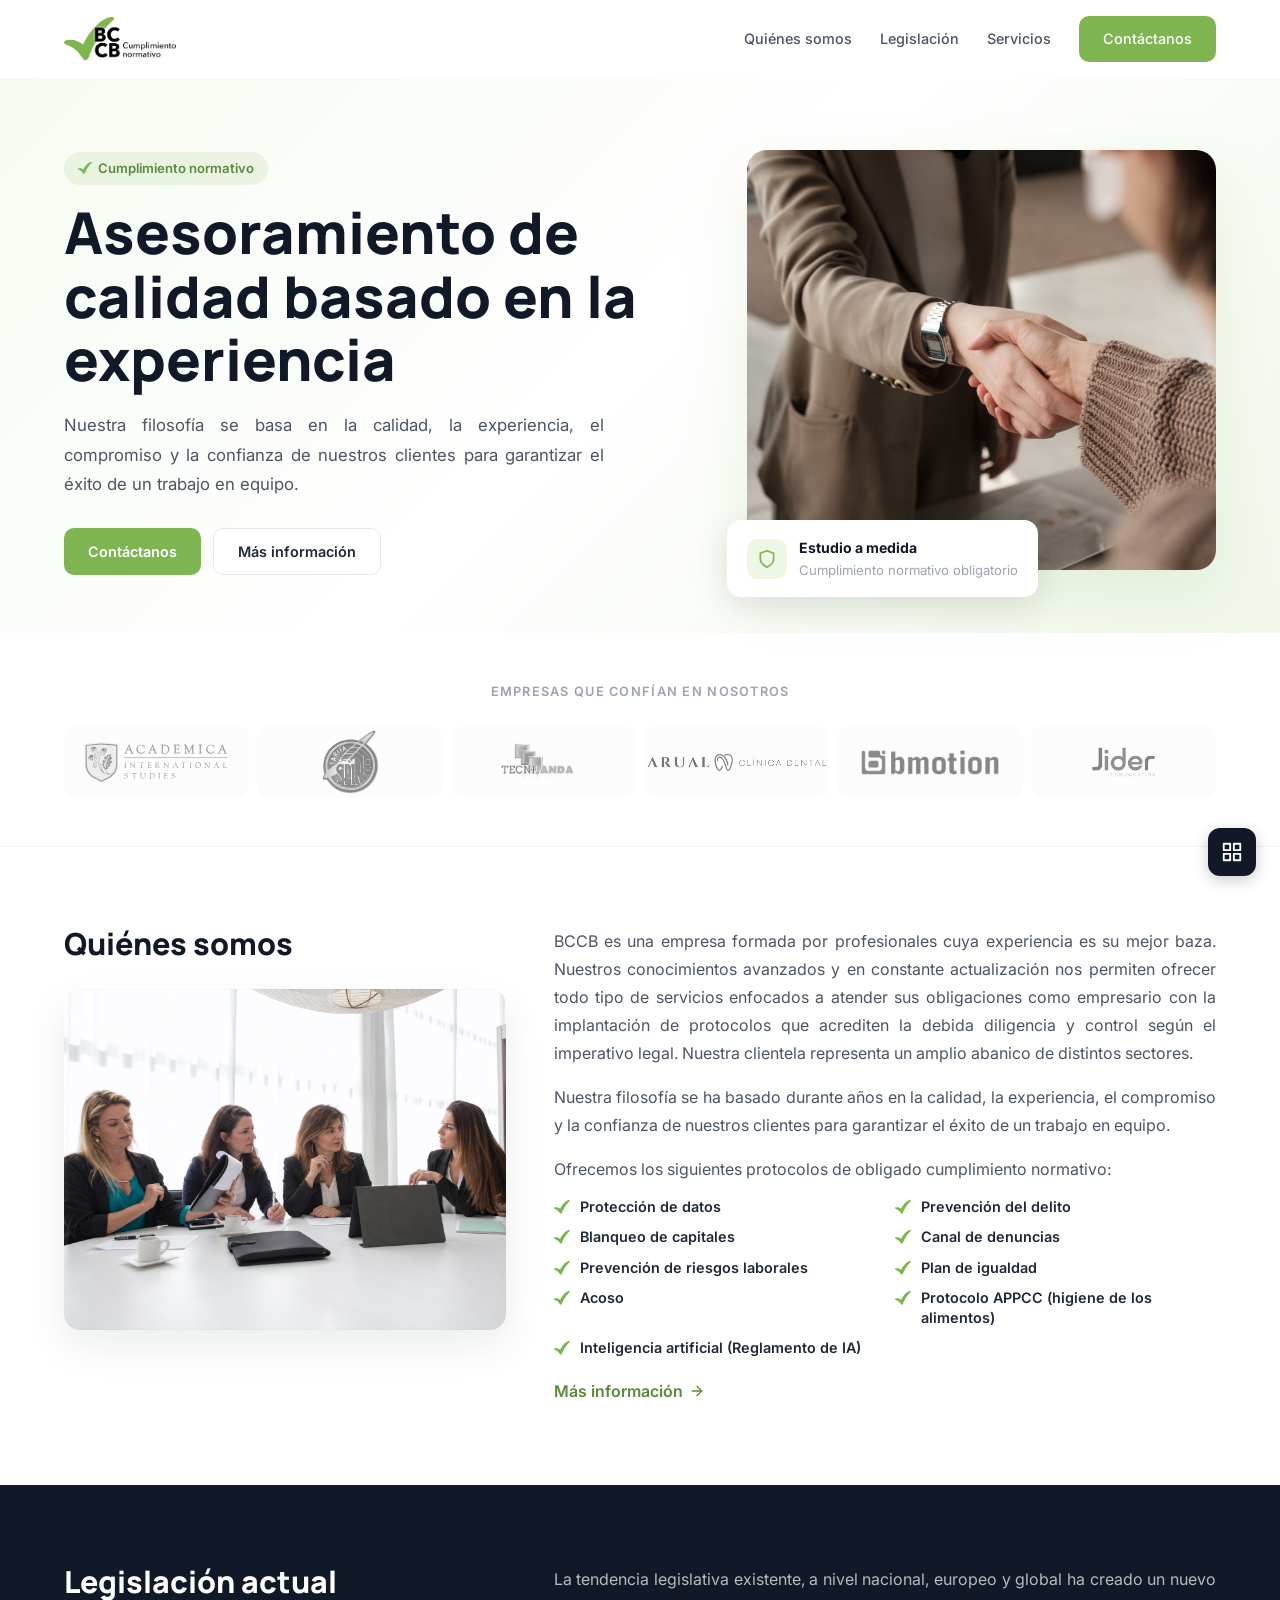
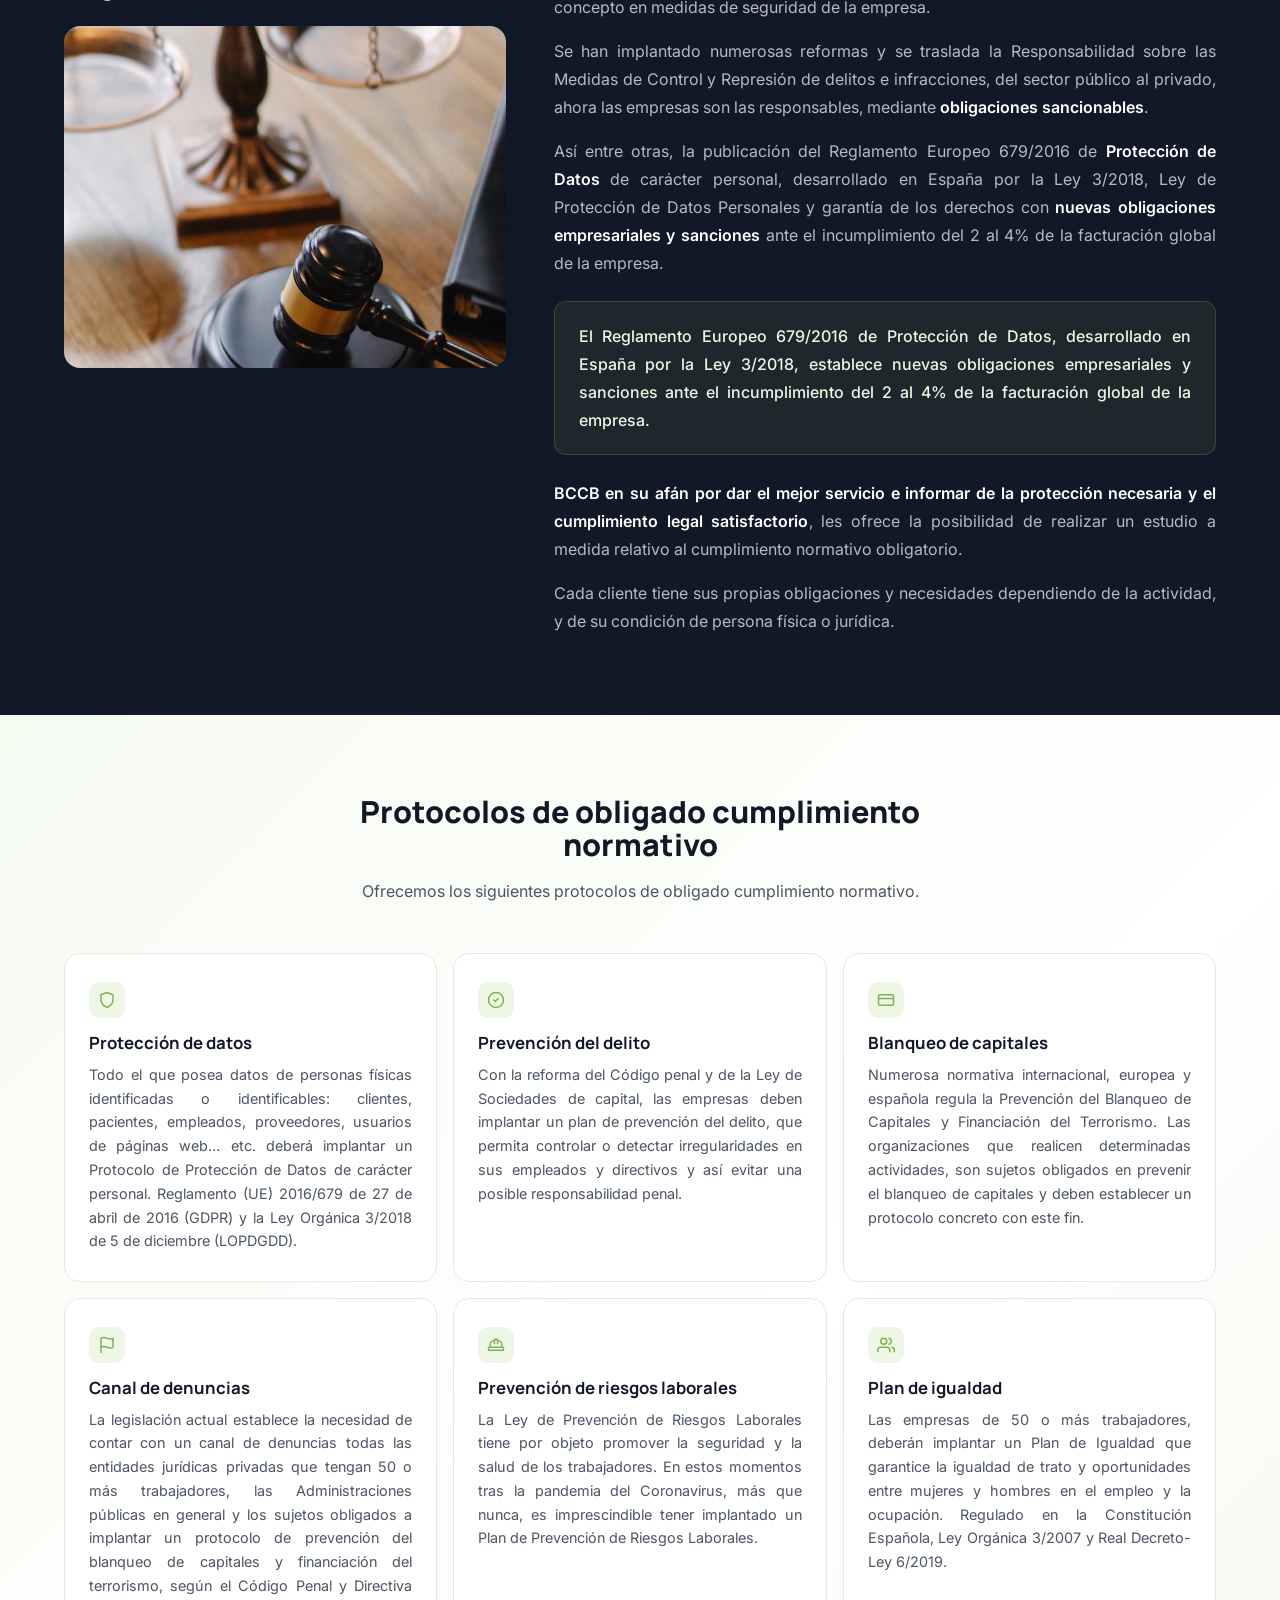
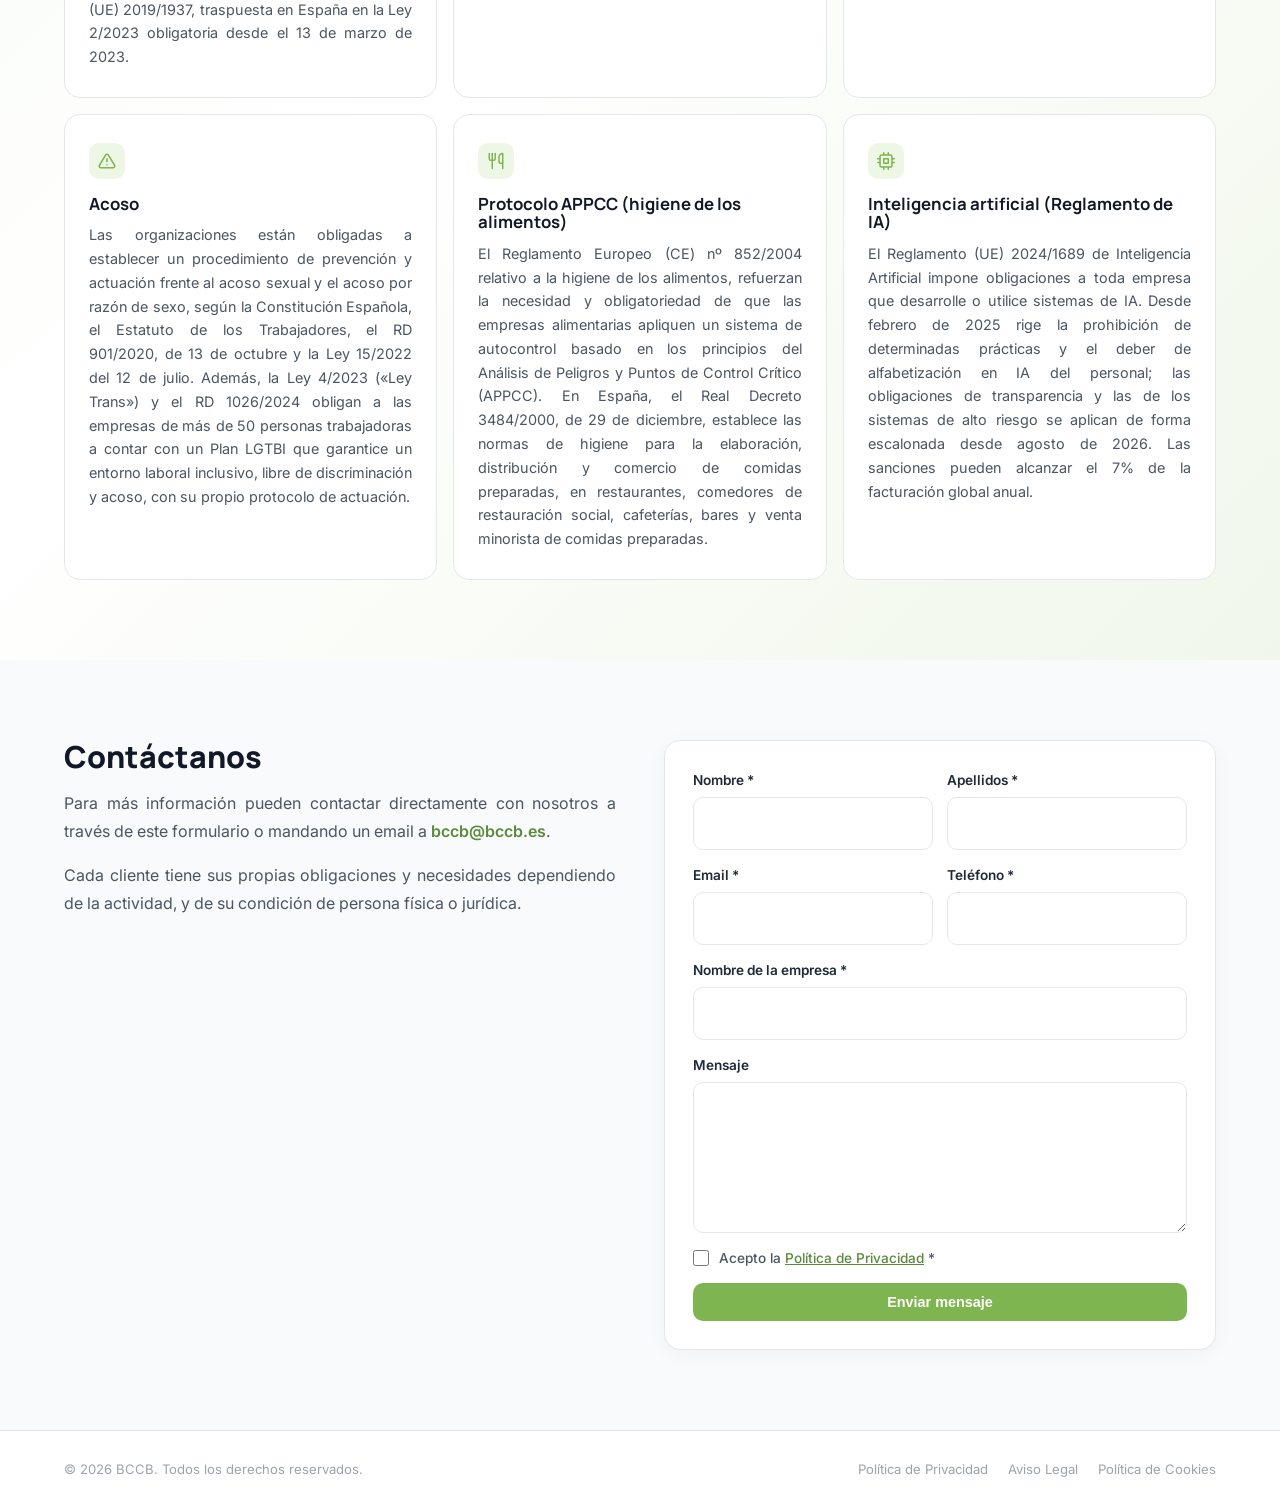
<file: variant-3/index.html>
<!DOCTYPE html>
<html lang="es">
<head>
  <meta charset="UTF-8">
  <meta name="viewport" content="width=device-width, initial-scale=1.0">
  <title>BCCB — Cumplimiento Normativo</title>
  <link rel="icon" href="../assets/favicon.svg" type="image/svg+xml">
  <link rel="alternate icon" href="../assets/favicon.png" type="image/png">
  <link rel="preconnect" href="https://fonts.googleapis.com">
  <link rel="preconnect" href="https://fonts.gstatic.com" crossorigin>
  <link href="https://fonts.googleapis.com/css2?family=Inter:wght@400;500;600;700&family=Manrope:wght@600;700;800&display=swap" rel="stylesheet">
  <style>
    *, *::before, *::after { box-sizing: border-box; margin: 0; padding: 0; }

    :root {
      --green: #7eb551;
      --green-light: #eef6e6;
      --green-dark: #5a8a3a;
      --green-gradient: linear-gradient(135deg, #7eb551, #a3d47a);
      --green-subtle-gradient: linear-gradient(135deg, #f6fbf2 0%, #ffffff 50%, #f0f7ea 100%);
      --white: #ffffff;
      --gray-50: #f9fafb;
      --gray-100: #f3f4f6;
      --gray-200: #e5e7eb;
      --gray-400: #9ca3af;
      --gray-600: #4b5563;
      --gray-800: #1f2937;
      --gray-900: #111827;
    }

    html { scroll-behavior: smooth; }

    body {
      font-family: 'Inter', system-ui, sans-serif;
      color: var(--gray-800);
      background: var(--white);
      line-height: 1.65;
      -webkit-font-smoothing: antialiased;
    }

    h1, h2, h3 {
      font-family: 'Manrope', 'Inter', sans-serif;
      color: var(--gray-900);
      line-height: 1.1;
    }

    .container {
      width: min(1160px, 90vw);
      margin: 0 auto;
    }

    /* ── Header ── */
    .site-header {
      position: sticky;
      top: 0;
      z-index: 100;
      background: rgba(255,255,255,0.92);
      backdrop-filter: blur(20px);
    }

    .nav-bar {
      display: flex;
      align-items: center;
      justify-content: space-between;
      padding: 16px 0;
    }

    .nav-bar .logo { height: 44px; }

    .nav-bar nav {
      display: flex;
      gap: 28px;
      align-items: center;
    }

    .nav-bar nav a {
      color: var(--gray-600);
      text-decoration: none;
      font-size: 0.9rem;
      font-weight: 500;
      transition: color 0.2s;
    }

    .nav-bar nav a:hover { color: var(--green-dark); }

    .btn {
      display: inline-flex;
      align-items: center;
      justify-content: center;
      gap: 8px;
      padding: 11px 24px;
      border-radius: 10px;
      font-weight: 600;
      font-size: 0.9rem;
      text-decoration: none;
      border: none;
      cursor: pointer;
      transition: all 0.25s;
    }

    .btn-primary {
      background: var(--green);
      color: var(--white);
    }

    .btn-primary:hover {
      background: var(--green-dark);
      transform: translateY(-1px);
      box-shadow: 0 4px 16px rgba(126,181,81,0.3);
    }

    .btn-ghost {
      background: var(--white);
      color: var(--gray-800);
      border: 1.5px solid var(--gray-200);
    }

    .btn-ghost:hover {
      border-color: var(--green);
      color: var(--green-dark);
    }

    /* ── Hero ── */
    .hero {
      padding: 72px 0 56px;
      background: var(--green-subtle-gradient);
    }

    .hero-grid {
      display: grid;
      grid-template-columns: 1.15fr 0.85fr;
      gap: 48px;
      align-items: center;
    }

    .hero .pill {
      display: inline-flex;
      align-items: center;
      gap: 6px;
      padding: 6px 14px;
      border-radius: 999px;
      background: rgba(126,181,81,0.12);
      color: var(--green-dark);
      font-weight: 600;
      font-size: 0.82rem;
      margin-bottom: 16px;
    }

    .hero .pill svg {
      width: 14px;
      height: 14px;
    }

    .hero h1 {
      font-size: clamp(2.4rem, 5vw, 3.6rem);
      font-weight: 800;
      margin-bottom: 20px;
    }

    .hero .lead {
      font-size: 1.05rem;
      color: var(--gray-600);
      max-width: 540px;
      line-height: 1.75;
    }

    .hero .actions {
      display: flex;
      gap: 12px;
      margin-top: 28px;
    }

    .hero-visual {
      position: relative;
    }

    .hero-visual img {
      width: 100%;
      height: 420px;
      object-fit: cover;
      border-radius: 20px;
      box-shadow: 0 24px 64px rgba(126,181,81,0.15);
    }

    .hero-visual .float-card {
      position: absolute;
      bottom: -20px;
      left: -20px;
      background: var(--white);
      border-radius: 14px;
      padding: 16px 20px;
      box-shadow: 0 8px 32px rgba(0,0,0,0.1);
      display: flex;
      align-items: center;
      gap: 12px;
    }

    .float-card .icon-circle {
      width: 40px;
      height: 40px;
      border-radius: 10px;
      background: var(--green-light);
      display: flex;
      align-items: center;
      justify-content: center;
    }

    .float-card .icon-circle svg {
      width: 20px;
      height: 20px;
      color: var(--green);
    }

    .float-card .text {
      font-size: 0.82rem;
    }

    .float-card .text strong {
      display: block;
      font-size: 0.88rem;
      color: var(--gray-900);
    }

    .float-card .text span {
      color: var(--gray-400);
    }

    /* ── Logos ── */
    .logos-section {
      padding: 48px 0;
      border-bottom: 1px solid var(--gray-100);
    }

    .logos-section .label {
      font-size: 0.8rem;
      font-weight: 600;
      text-transform: uppercase;
      letter-spacing: 0.1em;
      color: var(--gray-400);
      text-align: center;
      margin-bottom: 24px;
    }

    .logo-grid {
      display: grid;
      grid-template-columns: repeat(6, 1fr);
      gap: 8px;
    }

    .logo-grid img {
      width: 100%;
      height: 72px;
      object-fit: contain;
      padding: 14px 10px;
      background: var(--gray-50);
      border-radius: 12px;
      filter: grayscale(1);
      opacity: 0.55;
      transition: all 0.3s;
    }

    .logo-grid img:hover {
      filter: grayscale(0);
      opacity: 1;
      background: var(--white);
    }

    /* ── Sections ── */
    .section { padding: 80px 0; }

    .section h2 {
      font-size: 1.9rem;
      font-weight: 800;
      margin-bottom: 16px;
    }

    .section p {
      color: var(--gray-600);
      font-size: 1rem;
      line-height: 1.75;
    }

    /* ── Quienes somos ── */
    .about-split {
      display: grid;
      grid-template-columns: 0.4fr 0.6fr;
      gap: 48px;
      align-items: start;
    }

    .section-photo {
      display: block;
      width: 100%;
      height: auto;
      aspect-ratio: 1400 / 1083;
      object-fit: cover;
      margin-top: 28px;
      border-radius: 16px;
      box-shadow: 0 16px 40px rgba(17, 24, 39, 0.08);
    }

    .about-images {
      display: grid;
      grid-template-columns: 1fr 1fr;
      gap: 12px;
      margin-top: 24px;
    }

    .about-images img {
      width: 100%;
      height: 160px;
      object-fit: cover;
      border-radius: 12px;
    }

    /* ── Legislacion ── */
    .legis-section {
      background: var(--gray-900);
      color: var(--gray-200);
    }

    .legis-section h2 { color: var(--white); }

    .legis-section p { color: rgba(255,255,255,0.7); }

    .legis-split {
      display: grid;
      grid-template-columns: 0.4fr 0.6fr;
      gap: 48px;
      align-items: start;
    }

    .risk-card {
      margin: 24px 0;
      padding: 20px 24px;
      border-radius: 12px;
      background: rgba(126,181,81,0.1);
      border: 1px solid rgba(126,181,81,0.25);
    }

    .risk-card p {
      color: var(--green-light) !important;
      font-weight: 500;
    }

    /* ── Protocolos ── */
    .protocols-section {
      background: var(--green-subtle-gradient);
    }

    .protocols-header {
      text-align: center;
      max-width: 600px;
      margin: 0 auto 48px;
    }

    .protocols-grid {
      display: grid;
      grid-template-columns: repeat(6, 1fr);
      gap: 16px;
    }

    .protocol-card {
      background: var(--white);
      border: 1px solid var(--gray-200);
      border-radius: 16px;
      padding: 28px 24px;
      transition: all 0.4s cubic-bezier(0.25, 0.46, 0.45, 0.94);
      opacity: 0;
      transform: translateY(32px) scale(0.97);
      position: relative;
      overflow: hidden;
    }

    .protocol-card.visible {
      opacity: 1;
      transform: translateY(0) scale(1);
    }

    .protocol-card::before {
      content: '';
      position: absolute;
      top: 0;
      left: 0;
      right: 0;
      height: 3px;
      background: var(--green-gradient);
      opacity: 0;
      transition: opacity 0.3s;
    }

    .protocol-card:hover {
      border-color: var(--green);
      box-shadow: 0 12px 40px rgba(126,181,81,0.12);
      transform: translateY(-4px);
    }

    .protocol-card:hover::before {
      opacity: 1;
    }

    .protocol-card .card-icon {
      width: 36px;
      height: 36px;
      border-radius: 10px;
      background: var(--green-light);
      display: flex;
      align-items: center;
      justify-content: center;
      margin-bottom: 16px;
    }

    .protocol-card .card-icon svg {
      width: 18px;
      height: 18px;
      color: var(--green);
    }

    .protocol-card h3 {
      font-size: 1.05rem;
      font-weight: 700;
      margin-bottom: 10px;
    }

    .protocol-card p {
      font-size: 0.9rem;
      color: var(--gray-600);
      line-height: 1.65;
      text-align: justify;
      -webkit-hyphens: auto;
      hyphens: auto;
    }

    .protocol-card { grid-column: span 2; }
    .protocol-card.span-3 { grid-column: span 3; }
    .protocol-card.span-6 { grid-column: span 6; }

    /* ── Contact ── */
    .contact-section { background: var(--gray-50); }

    .contact-grid {
      display: grid;
      grid-template-columns: 1fr 1fr;
      gap: 48px;
      align-items: start;
    }

    .contact-form {
      background: var(--white);
      border: 1px solid var(--gray-200);
      border-radius: 16px;
      padding: 28px;
      display: grid;
      gap: 14px;
      box-shadow: 0 4px 20px rgba(0,0,0,0.04);
    }

    .contact-form input,
    .contact-form textarea {
      width: 100%;
      padding: 13px 16px;
      border: 1px solid var(--gray-200);
      border-radius: 10px;
      font: inherit;
      font-size: 0.93rem;
      transition: border-color 0.2s;
    }

    .contact-form input:focus,
    .contact-form textarea:focus {
      outline: none;
      border-color: var(--green);
      box-shadow: 0 0 0 3px rgba(126,181,81,0.12);
    }

    .contact-form input::placeholder,
    .contact-form textarea::placeholder {
      color: var(--gray-400);
    }

    .contact-form .btn { width: 100%; justify-content: center; }

    /* ── Footer ── */
    .site-footer {
      padding: 28px 0;
      border-top: 1px solid var(--gray-200);
      text-align: center;
      font-size: 0.82rem;
      color: var(--gray-400);
    }

    /* ── Additions ── */
    .section p + p { margin-top: 16px; }
    .section strong { color: var(--gray-900); font-weight: 600; }
    .legis-section strong { color: var(--white); }

    /* ── Optical sizing of individual client logos ── */
    .logo-grid a[data-logo="tarifa-spin-out"] img { padding: 4px; }
    .logo-grid a[data-logo="clinica-dental-arual"] img { padding: 12px 2px; }
    .logo-grid a[data-logo="bmotion-audiovisual"] img { padding: 20px 24px; }

    /* ── Justified text (client preference) ── */
    .hero .lead,
    .about-split p,
    .legis-split p,
    .contact-grid > div > p,
    .protocol-card p { text-align: justify; -webkit-hyphens: auto; hyphens: auto; }

    /* ── Responsive ── */
    @media (max-width: 960px) {
      .hero-grid,
      .about-split,
      .legis-split,
      .contact-grid {
        grid-template-columns: 1fr;
      }

      .logo-grid { grid-template-columns: repeat(2, 1fr); }

      .protocols-grid {
        grid-template-columns: 1fr;
      }

      .protocol-card, .protocol-card.span-3, .protocol-card.span-6 { grid-column: auto; }

      .hero { padding: 48px 0; }
      .section { padding: 56px 0; }
      .float-card { display: none; }
    }

    @media (prefers-reduced-motion: reduce) {
      .protocol-card {
        opacity: 1;
        transform: none;
        transition: none;
      }
      .btn-primary:hover { transform: none; }
      .protocol-card:hover { transform: none; }
    }
  </style>
  <link rel="stylesheet" href="../shared/site.css">
</head>
<body>

  <header class="site-header" id="top">
    <div class="container nav-bar">
      <a href="#top" aria-label="BCCB, inicio"><img src="../assets/fe00ac6f-11bb-4e68-b115-7908fc441568.png" alt="BCCB Cumplimiento Normativo" class="logo"></a>
      <nav id="main-nav" aria-label="Principal">
        <a href="#quienes">Quiénes somos</a>
        <a href="#legislacion">Legislación</a>
        <a href="#protocolos">Servicios</a>
        <a href="#contacto" class="btn btn-primary">Contáctanos</a>
      </nav>
      <button class="nav-toggle" type="button" aria-label="Abrir menú" aria-expanded="false" aria-controls="main-nav">
        <svg class="icon-open" viewBox="0 0 24 24" fill="none" stroke="currentColor" stroke-width="2" stroke-linecap="round" aria-hidden="true"><line x1="3" y1="6" x2="21" y2="6"/><line x1="3" y1="12" x2="21" y2="12"/><line x1="3" y1="18" x2="21" y2="18"/></svg>
        <svg class="icon-close" viewBox="0 0 24 24" fill="none" stroke="currentColor" stroke-width="2" stroke-linecap="round" aria-hidden="true"><line x1="18" y1="6" x2="6" y2="18"/><line x1="6" y1="6" x2="18" y2="18"/></svg>
      </button>
    </div>
  </header>

  <main>
    <!-- Hero -->
    <section class="hero">
      <div class="container hero-grid">
        <div>
          <span class="pill"><svg class="brand-check" aria-hidden="true" viewBox="0 0 44.992928 44.979431"><path transform="translate(-59.21678,-207.54474)" fill="#7cb64d" d="m 76.299495,235.22055 c -3.65894,-3.10878 -7.89241,-4.55443 -12.7,-4.16302 -1.23888,0.10086 -4.40494,0.33694 -4.3826,2.13229 0.0166,1.33142 1.59791,1.9823 2.62494,2.38492 3.17597,1.24499 5.95194,2.58809 8.45818,4.97071 2.12803,2.02304 3.80824,4.24198 5.45458,6.65579 0.60642,0.889 1.43492,2.24402 2.693,2.12125 2.874893,-0.28046 4.380584,-6.63314 5.387238,-8.81027 3.266932,-7.0654 7.524038,-13.74041 12.454109,-19.75556 1.585381,-1.93466 3.217691,-3.84637 5.059538,-5.54326 0.91369,-0.84152 2.37666,-1.74737 2.7753,-2.99069 0.54646,-1.70235 -1.65064,-1.9299 -2.77883,-1.78382 -2.93651,0.38029 -5.722753,1.86611 -8.112112,3.54426 -7.170357,5.03601 -13.311653,13.29803 -16.933343,21.2374 z"/></svg> Cumplimiento normativo</span>
          <h1>Asesoramiento de calidad basado en la experiencia</h1>
          <p class="lead">Nuestra filosofía se basa en la calidad, la experiencia, el compromiso y la confianza de nuestros clientes para garantizar el éxito de un trabajo en equipo.</p>
          <div class="actions">
            <a class="btn btn-primary" href="#contacto">Contáctanos</a>
            <a class="btn btn-ghost" href="#protocolos">Más información</a>
          </div>
        </div>
        <div class="hero-visual">
          <img src="../assets/pexels-photo-8067871.jpeg" alt="Apretón de manos entre dos profesionales">
          <div class="float-card">
            <div class="icon-circle"><svg viewBox="0 0 24 24" fill="none" stroke="currentColor" stroke-width="2" stroke-linecap="round" stroke-linejoin="round" aria-hidden="true"><path d="M12 22s8-4 8-10V5l-8-3-8 3v7c0 6 8 10 8 10z"/></svg></div>
            <div class="text">
              <strong>Estudio a medida</strong>
              <span>Cumplimiento normativo obligatorio</span>
            </div>
          </div>
        </div>
      </div>
    </section>

    <!-- Empresas que confían en nosotros -->
    <section class="logos-section">
      <div class="container">
        <p class="label">Empresas que confían en nosotros</p>
        <div class="logo-grid">
          <a class="logo-link" data-logo="academica-international-studies" href="https://www.academica.school/" target="_blank" rel="noopener" title="Academica International Studies"><img src="../assets/academica-dark.svg" alt="Academica International Studies" loading="lazy"></a>
          <a class="logo-link" data-logo="tarifa-spin-out" href="https://es.tarifaspinout.com/" target="_blank" rel="noopener" title="Tarifa Spin Out"><img src="../assets/563fef50-144b-46ad-8449-e61df39ce89d.png" alt="Tarifa Spin Out" loading="lazy"></a>
          <a class="logo-link" data-logo="tecnijanda-informatica" href="https://tecnijanda.com/" target="_blank" rel="noopener" title="Tecnijanda Informática"><img src="../assets/3390a699-79a1-45e1-93b3-b75c8e04c921.png" alt="Tecnijanda Informática" loading="lazy"></a>
          <a class="logo-link" data-logo="clinica-dental-arual" href="https://clinicadentalarual.es/" target="_blank" rel="noopener" title="Clínica Dental Arual"><img src="../assets/arual.png" alt="Clínica Dental Arual" loading="lazy"></a>
          <a class="logo-link" data-logo="bmotion-audiovisual" href="https://www.bmotionav.com/" target="_blank" rel="noopener" title="Bmotion Audiovisual"><img src="../assets/bmotion.png" alt="Bmotion Audiovisual" loading="lazy"></a>
          <a class="logo-link" data-logo="jider-comunicacion" href="https://jidercomunicacion.com/" target="_blank" rel="noopener" title="Jider Comunicación"><img src="../assets/jider-comunicacion.png" alt="Jider Comunicación" loading="lazy"></a>
        </div>
      </div>
    </section>

    <!-- Quiénes somos -->
    <section id="quienes" class="section">
      <div class="container about-split">
        <div>
          <h2>Quiénes somos</h2>
          <img class="section-photo" src="../assets/equipo-bccb.jpg" alt="Equipo de BCCB en una reunión de trabajo" width="1400" height="1083" loading="lazy">
        </div>
        <div>
          <p>BCCB es una empresa formada por profesionales cuya experiencia es su mejor baza. Nuestros conocimientos avanzados y en constante actualización nos permiten ofrecer todo tipo de servicios enfocados a atender sus obligaciones como empresario con la implantación de protocolos que acrediten la debida diligencia y control según el imperativo legal. Nuestra clientela representa un amplio abanico de distintos sectores.</p>
          <p>Nuestra filosofía se ha basado durante años en la calidad, la experiencia, el compromiso y la confianza de nuestros clientes para garantizar el éxito de un trabajo en equipo.</p>
          <p class="list-intro">Ofrecemos los siguientes protocolos de obligado cumplimiento normativo:</p>
          <ul class="check-list">
            <li><a href="#protocolo-datos">Protección de datos</a></li>
            <li><a href="#protocolo-delito">Prevención del delito</a></li>
            <li><a href="#protocolo-blanqueo">Blanqueo de capitales</a></li>
            <li><a href="#protocolo-denuncias">Canal de denuncias</a></li>
            <li><a href="#protocolo-prl">Prevención de riesgos laborales</a></li>
            <li><a href="#protocolo-igualdad">Plan de igualdad</a></li>
            <li><a href="#protocolo-acoso">Acoso</a></li>
            <li><a href="#protocolo-appcc">Protocolo APPCC (higiene de los alimentos)</a></li>
            <li><a href="#protocolo-ia">Inteligencia artificial (Reglamento de IA)</a></li>
          </ul>
          <a class="more-link" href="#protocolos">Más información <svg width="16" height="16" viewBox="0 0 24 24" fill="none" stroke="currentColor" stroke-width="2" stroke-linecap="round" stroke-linejoin="round" aria-hidden="true"><line x1="5" y1="12" x2="19" y2="12"/><polyline points="12 5 19 12 12 19"/></svg></a>
        </div>
      </div>
    </section>

    <!-- Legislación actual -->
    <section id="legislacion" class="section legis-section">
      <div class="container legis-split">
        <div>
          <h2>Legislación actual</h2>
          <img class="section-photo" src="../assets/31b4aba6-c997-434b-ab44-b21115e27913.jpeg" alt="Balanza y mazo de juez sobre una mesa" width="1400" height="1083" loading="lazy">
        </div>
        <div>
          <p>La tendencia legislativa existente, a nivel nacional, europeo y global ha creado un nuevo concepto en medidas de seguridad de la empresa.</p>
          <p>Se han implantado numerosas reformas y se traslada la Responsabilidad sobre las Medidas de Control y Represión de delitos e infracciones, del sector público al privado, ahora las empresas son las responsables, mediante <strong>obligaciones sancionables</strong>.</p>
          <p>Así entre otras, la publicación del Reglamento Europeo 679/2016 de <strong>Protección de Datos</strong> de carácter personal, desarrollado en España por la Ley 3/2018, Ley de Protección de Datos Personales y garantía de los derechos con <strong>nuevas obligaciones empresariales y sanciones</strong> ante el incumplimiento del 2 al 4% de la facturación global de la empresa.</p>
          <div class="risk-card">
            <p>El Reglamento Europeo 679/2016 de Protección de Datos, desarrollado en España por la Ley 3/2018, establece nuevas obligaciones empresariales y sanciones ante el incumplimiento del 2 al 4% de la facturación global de la empresa.</p>
          </div>
          <p><strong>BCCB en su afán por dar el mejor servicio e informar de la protección necesaria y el cumplimiento legal satisfactorio</strong>, les ofrece la posibilidad de realizar un estudio a medida relativo al cumplimiento normativo obligatorio.</p>
          <p>Cada cliente tiene sus propias obligaciones y necesidades dependiendo de la actividad, y de su condición de persona física o jurídica.</p>
        </div>
      </div>
    </section>

    <!-- Protocolos -->
    <section id="protocolos" class="section protocols-section">
      <div class="container">
        <div class="protocols-header">
          <h2>Protocolos de obligado cumplimiento normativo</h2>
          <p>Ofrecemos los siguientes protocolos de obligado cumplimiento normativo.</p>
        </div>
        <div class="protocols-grid">
          <article class="protocol-card" id="protocolo-datos">
            <div class="card-icon"><svg viewBox="0 0 24 24" fill="none" stroke="currentColor" stroke-width="2" stroke-linecap="round" stroke-linejoin="round" aria-hidden="true"><path d="M12 22s8-4 8-10V5l-8-3-8 3v7c0 6 8 10 8 10z"/></svg></div>
            <h3>Protección de datos</h3>
            <p>Todo el que posea datos de personas físicas identificadas o identificables: clientes, pacientes, empleados, proveedores, usuarios de páginas web… etc. deberá implantar un Protocolo de Protección de Datos de carácter personal. Reglamento (UE) 2016/679 de 27 de abril de 2016 (GDPR) y la Ley Orgánica 3/2018 de 5 de diciembre (LOPDGDD).</p>
          </article>
          <article class="protocol-card" id="protocolo-delito">
            <div class="card-icon"><svg viewBox="0 0 24 24" fill="none" stroke="currentColor" stroke-width="2" stroke-linecap="round" stroke-linejoin="round" aria-hidden="true"><path d="M12 22c5.523 0 10-4.477 10-10S17.523 2 12 2 2 6.477 2 12s4.477 10 10 10z"/><path d="m9 12 2 2 4-4"/></svg></div>
            <h3>Prevención del delito</h3>
            <p>Con la reforma del Código penal y de la Ley de Sociedades de capital, las empresas deben implantar un plan de prevención del delito, que permita controlar o detectar irregularidades en sus empleados y directivos y así evitar una posible responsabilidad penal.</p>
          </article>
          <article class="protocol-card" id="protocolo-blanqueo">
            <div class="card-icon"><svg viewBox="0 0 24 24" fill="none" stroke="currentColor" stroke-width="2" stroke-linecap="round" stroke-linejoin="round" aria-hidden="true"><rect x="2" y="5" width="20" height="14" rx="2"/><line x1="2" y1="10" x2="22" y2="10"/></svg></div>
            <h3>Blanqueo de capitales</h3>
            <p>Numerosa normativa internacional, europea y española regula la Prevención del Blanqueo de Capitales y Financiación del Terrorismo. Las organizaciones que realicen determinadas actividades, son sujetos obligados en prevenir el blanqueo de capitales y deben establecer un protocolo concreto con este fin.</p>
          </article>
          <article class="protocol-card" id="protocolo-denuncias">
            <div class="card-icon"><svg viewBox="0 0 24 24" fill="none" stroke="currentColor" stroke-width="2" stroke-linecap="round" stroke-linejoin="round" aria-hidden="true"><path d="M4 15s1-1 4-1 5 2 8 2 4-1 4-1V3s-1 1-4 1-5-2-8-2-4 1-4 1z"/><line x1="4" y1="22" x2="4" y2="15"/></svg></div>
            <h3>Canal de denuncias</h3>
            <p>La legislación actual establece la necesidad de contar con un canal de denuncias todas las entidades jurídicas privadas que tengan 50 o más trabajadores, las Administraciones públicas en general y los sujetos obligados a implantar un protocolo de prevención del blanqueo de capitales y financiación del terrorismo, según el Código Penal y Directiva (UE) 2019/1937, traspuesta en España en la Ley 2/2023 obligatoria desde el 13 de marzo de 2023.</p>
          </article>
          <article class="protocol-card" id="protocolo-prl">
            <div class="card-icon"><svg viewBox="0 0 24 24" fill="none" stroke="currentColor" stroke-width="2" stroke-linecap="round" stroke-linejoin="round" aria-hidden="true"><path d="M2 18a1 1 0 0 0 1 1h18a1 1 0 0 0 1-1v-2a1 1 0 0 0-1-1H3a1 1 0 0 0-1 1v2z"/><path d="M10 10V5a1 1 0 0 1 1-1h2a1 1 0 0 1 1 1v5"/><path d="M4 15v-3a6 6 0 0 1 6-6"/><path d="M14 6a6 6 0 0 1 6 6v3"/></svg></div>
            <h3>Prevención de riesgos laborales</h3>
            <p>La Ley de Prevención de Riesgos Laborales tiene por objeto promover la seguridad y la salud de los trabajadores. En estos momentos tras la pandemia del Coronavirus, más que nunca, es imprescindible tener implantado un Plan de Prevención de Riesgos Laborales.</p>
          </article>
          <article class="protocol-card" id="protocolo-igualdad">
            <div class="card-icon"><svg viewBox="0 0 24 24" fill="none" stroke="currentColor" stroke-width="2" stroke-linecap="round" stroke-linejoin="round" aria-hidden="true"><path d="M17 21v-2a4 4 0 0 0-4-4H5a4 4 0 0 0-4 4v2"/><circle cx="9" cy="7" r="4"/><path d="M23 21v-2a4 4 0 0 0-3-3.87"/><path d="M16 3.13a4 4 0 0 1 0 7.75"/></svg></div>
            <h3>Plan de igualdad</h3>
            <p>Las empresas de 50 o más trabajadores, deberán implantar un Plan de Igualdad que garantice la igualdad de trato y oportunidades entre mujeres y hombres en el empleo y la ocupación. Regulado en la Constitución Española, Ley Orgánica 3/2007 y Real Decreto-Ley 6/2019.</p>
          </article>
          <article class="protocol-card" id="protocolo-acoso">
            <div class="card-icon"><svg viewBox="0 0 24 24" fill="none" stroke="currentColor" stroke-width="2" stroke-linecap="round" stroke-linejoin="round" aria-hidden="true"><path d="M10.29 3.86 1.82 18a2 2 0 0 0 1.71 3h16.94a2 2 0 0 0 1.71-3L13.71 3.86a2 2 0 0 0-3.42 0z"/><line x1="12" y1="9" x2="12" y2="13"/><line x1="12" y1="17" x2="12.01" y2="17"/></svg></div>
            <h3>Acoso</h3>
            <p>Las organizaciones están obligadas a establecer un procedimiento de prevención y actuación frente al acoso sexual y el acoso por razón de sexo, según la Constitución Española, el Estatuto de los Trabajadores, el RD 901/2020, de 13 de octubre y la Ley 15/2022 del 12 de julio. Además, la Ley 4/2023 («Ley Trans») y el RD 1026/2024 obligan a las empresas de más de 50 personas trabajadoras a contar con un Plan LGTBI que garantice un entorno laboral inclusivo, libre de discriminación y acoso, con su propio protocolo de actuación.</p>
          </article>
          <article class="protocol-card" id="protocolo-appcc">
            <div class="card-icon"><svg viewBox="0 0 24 24" fill="none" stroke="currentColor" stroke-width="2" stroke-linecap="round" stroke-linejoin="round" aria-hidden="true"><path d="M3 2v7c0 1.1.9 2 2 2h4a2 2 0 0 0 2-2V2"/><path d="M7 2v20"/><path d="M21 15V2a5 5 0 0 0-5 5v6c0 1.1.9 2 2 2h3zm0 0v7"/></svg></div>
            <h3>Protocolo APPCC (higiene de los alimentos)</h3>
            <p>El Reglamento Europeo (CE) nº 852/2004 relativo a la higiene de los alimentos, refuerzan la necesidad y obligatoriedad de que las empresas alimentarias apliquen un sistema de autocontrol basado en los principios del Análisis de Peligros y Puntos de Control Crítico (APPCC). En España, el Real Decreto 3484/2000, de 29 de diciembre, establece las normas de higiene para la elaboración, distribución y comercio de comidas preparadas, en restaurantes, comedores de restauración social, cafeterías, bares y venta minorista de comidas preparadas.</p>
          </article>
          <article class="protocol-card" id="protocolo-ia">
            <div class="card-icon"><svg viewBox="0 0 24 24" fill="none" stroke="currentColor" stroke-width="2" stroke-linecap="round" stroke-linejoin="round" aria-hidden="true"><rect x="4" y="4" width="16" height="16" rx="2"/><rect x="9" y="9" width="6" height="6"/><line x1="9" y1="1" x2="9" y2="4"/><line x1="15" y1="1" x2="15" y2="4"/><line x1="9" y1="20" x2="9" y2="23"/><line x1="15" y1="20" x2="15" y2="23"/><line x1="20" y1="9" x2="23" y2="9"/><line x1="20" y1="14" x2="23" y2="14"/><line x1="1" y1="9" x2="4" y2="9"/><line x1="1" y1="14" x2="4" y2="14"/></svg></div>
            <h3>Inteligencia artificial (Reglamento de IA)</h3>
            <p>El Reglamento (UE) 2024/1689 de Inteligencia Artificial impone obligaciones a toda empresa que desarrolle o utilice sistemas de IA. Desde febrero de 2025 rige la prohibición de determinadas prácticas y el deber de alfabetización en IA del personal; las obligaciones de transparencia y las de los sistemas de alto riesgo se aplican de forma escalonada desde agosto de 2026. Las sanciones pueden alcanzar el 7% de la facturación global anual.</p>
          </article>
        </div>
      </div>
    </section>

    <!-- Contacto -->
    <section id="contacto" class="section contact-section">
      <div class="container contact-grid">
        <div>
          <h2>Contáctanos</h2>
          <p>Para más información pueden contactar directamente con nosotros a través de este formulario o mandando un email a <a class="contact-email" href="mailto:bccb@bccb.es">bccb@bccb.es</a>.</p>
          <p>Cada cliente tiene sus propias obligaciones y necesidades dependiendo de la actividad, y de su condición de persona física o jurídica.</p>
        </div>
        <form class="contact-form" data-demo-form novalidate>
          <div class="form-row">
            <label>Nombre *<input type="text" name="nombre" required autocomplete="given-name"></label>
            <label>Apellidos *<input type="text" name="apellidos" required autocomplete="family-name"></label>
          </div>
          <div class="form-row">
            <label>Email *<input type="email" name="email" required autocomplete="email"></label>
            <label>Teléfono *<input type="tel" name="telefono" required autocomplete="tel"></label>
          </div>
          <label>Nombre de la empresa *<input type="text" name="empresa" required autocomplete="organization"></label>
          <label>Mensaje<textarea name="mensaje" rows="5"></textarea></label>
          <label class="check"><input type="checkbox" name="privacidad" required><span>Acepto la <a href="https://www.bccb.es/politica-de-privacidad" target="_blank" rel="noopener">Política de Privacidad</a> *</span></label>
          <button class="btn btn-primary" type="submit">Enviar mensaje</button>
          <p class="form-note" role="status" hidden></p>
        </form>
      </div>
    </section>
  </main>

  <footer class="site-footer">
    <div class="container footer-inner">
      <p>&copy; <span data-year>2026</span> BCCB. Todos los derechos reservados.</p>
      <nav class="footer-links" aria-label="Legal">
        <a href="https://www.bccb.es/politica-de-privacidad">Política de Privacidad</a>
        <a href="https://www.bccb.es/aviso-legal">Aviso Legal</a>
        <a href="https://www.bccb.es/politica-de-cookies">Política de Cookies</a>
      </nav>
    </div>
  </footer>

  <script src="../shared/site.js"></script>
</body>
</html>
</file>
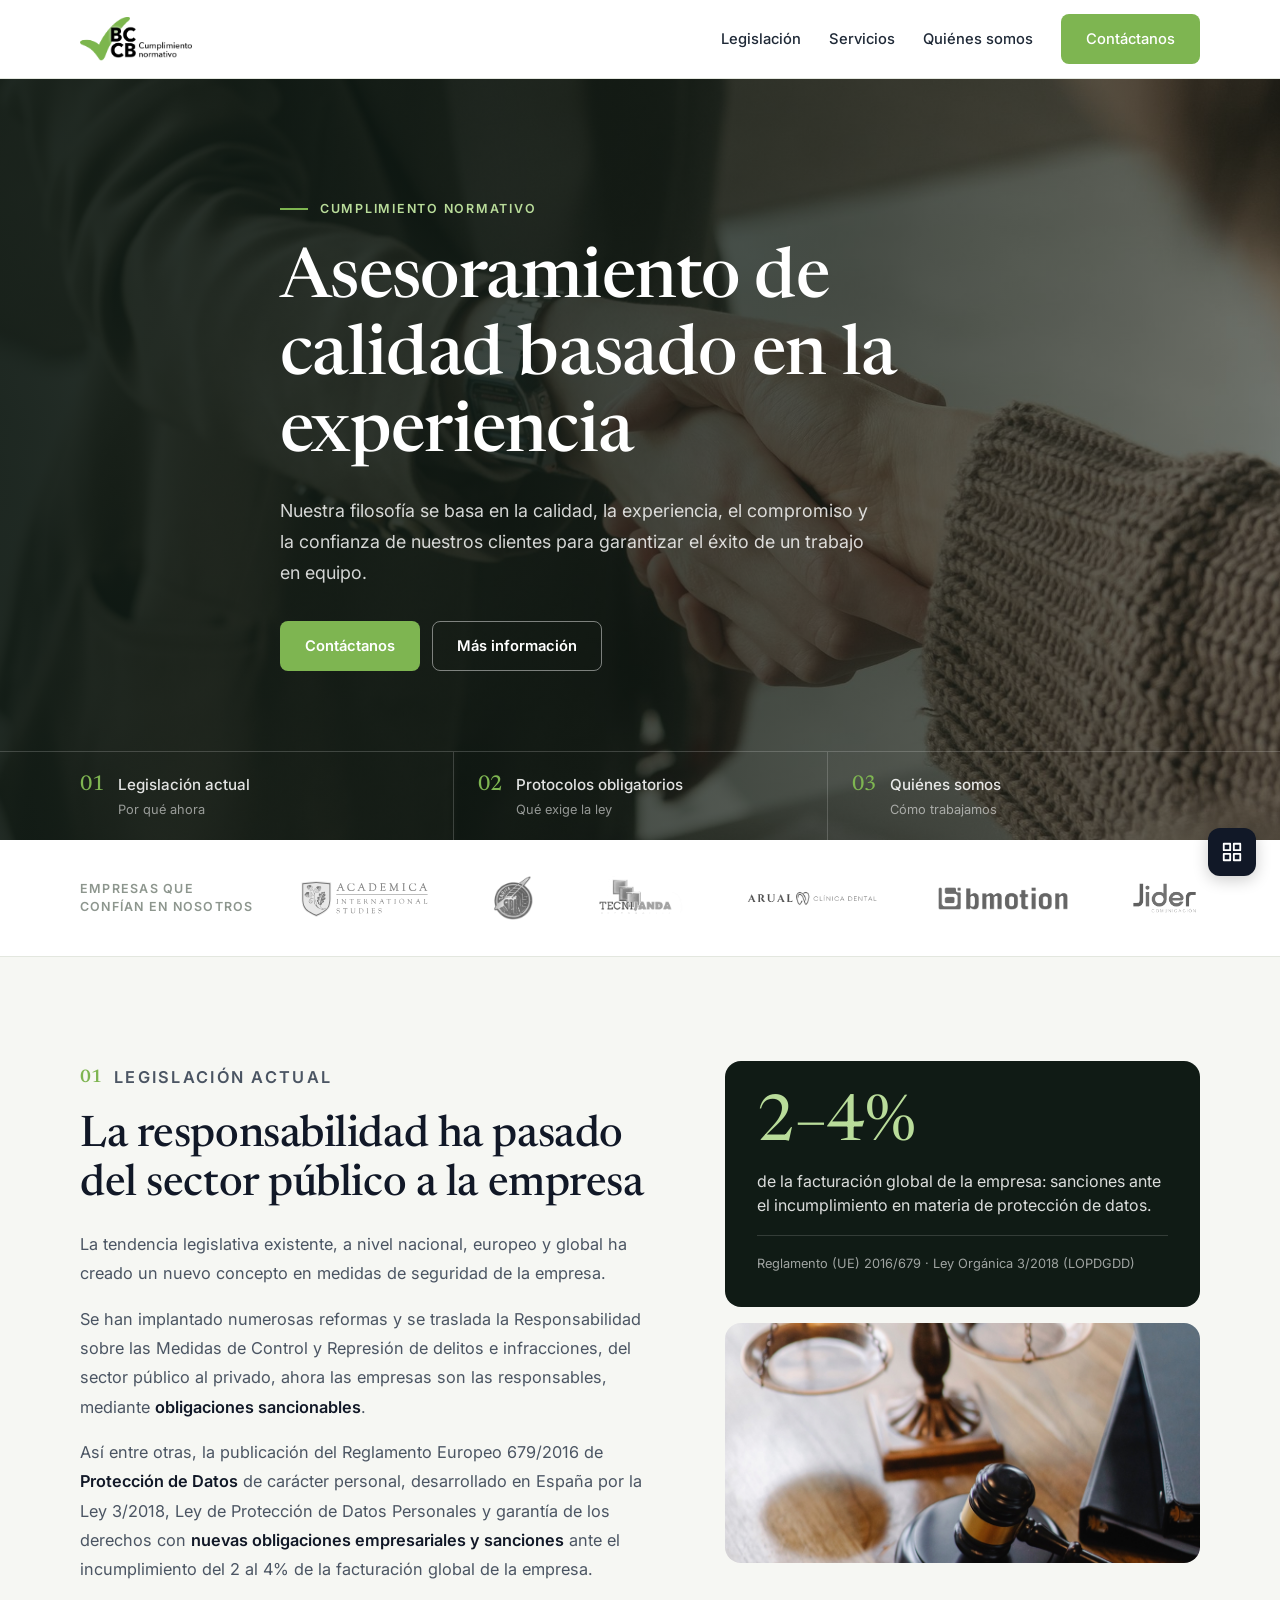
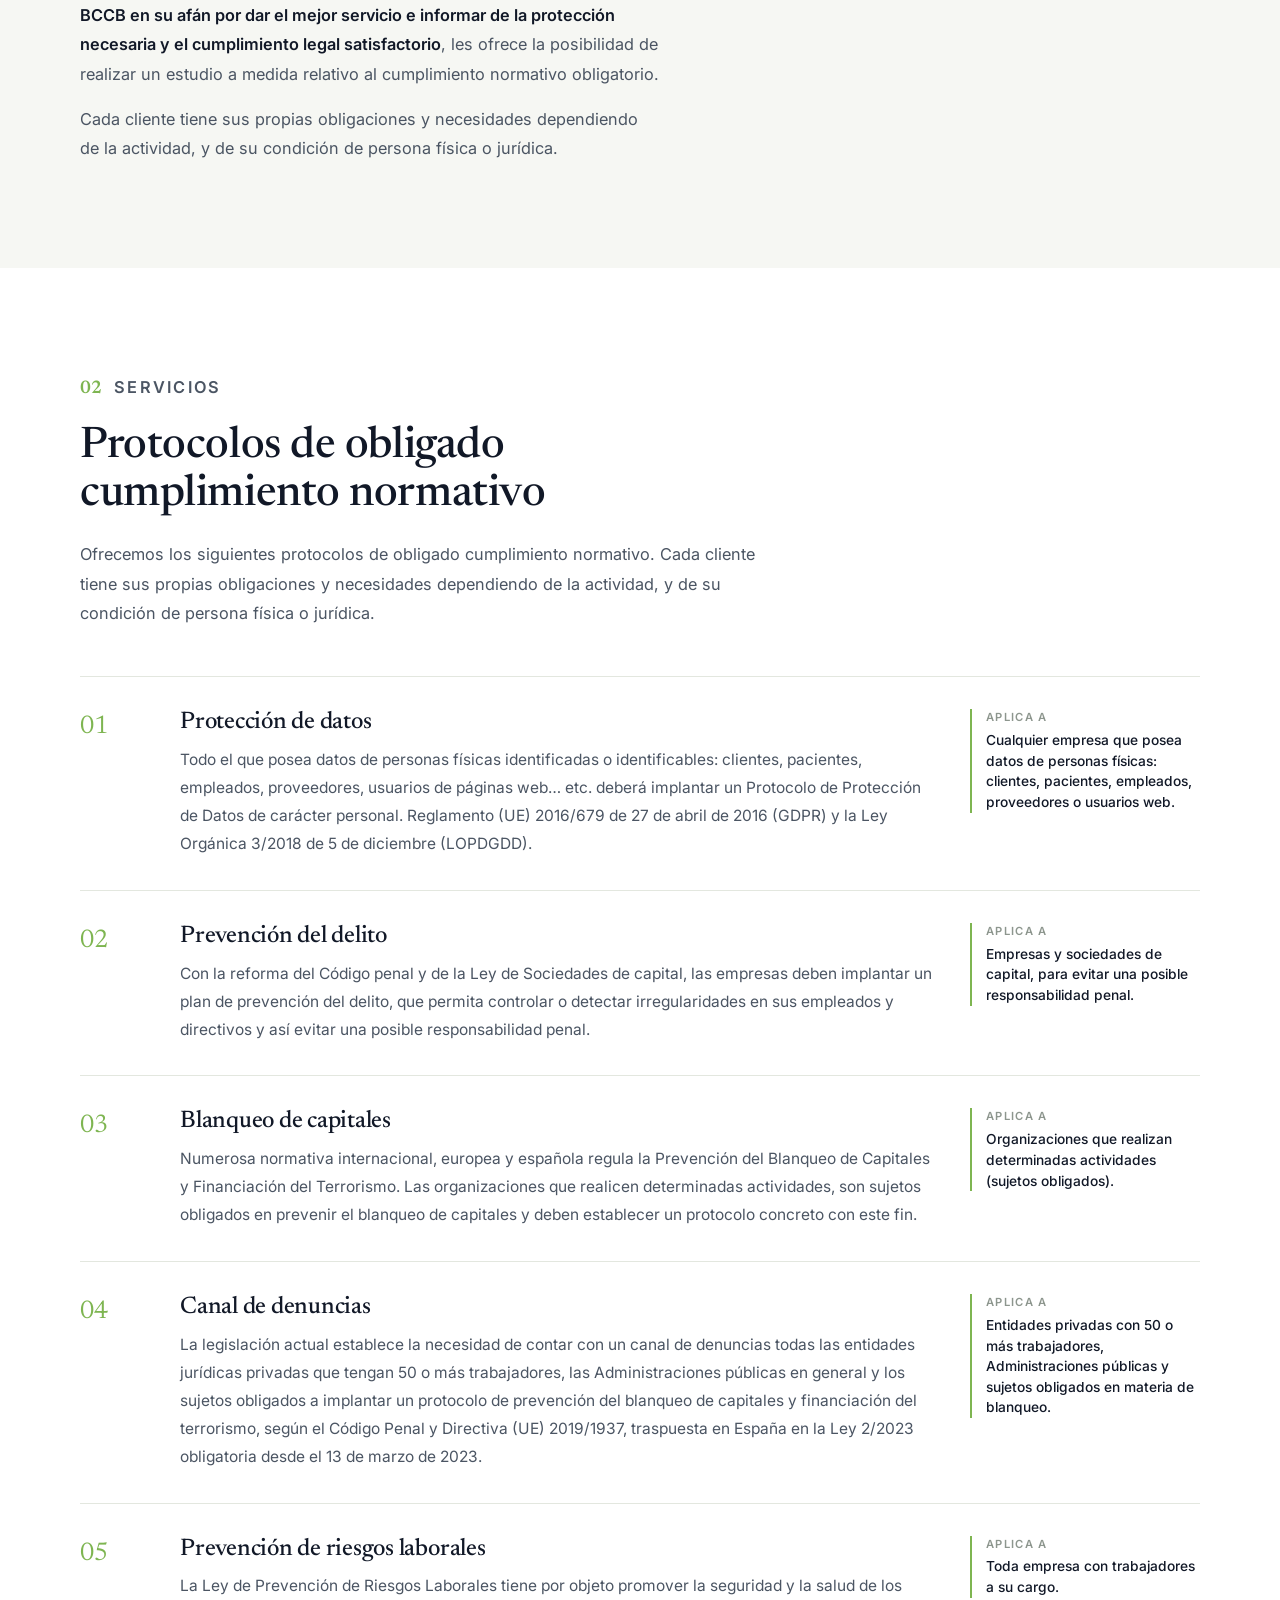
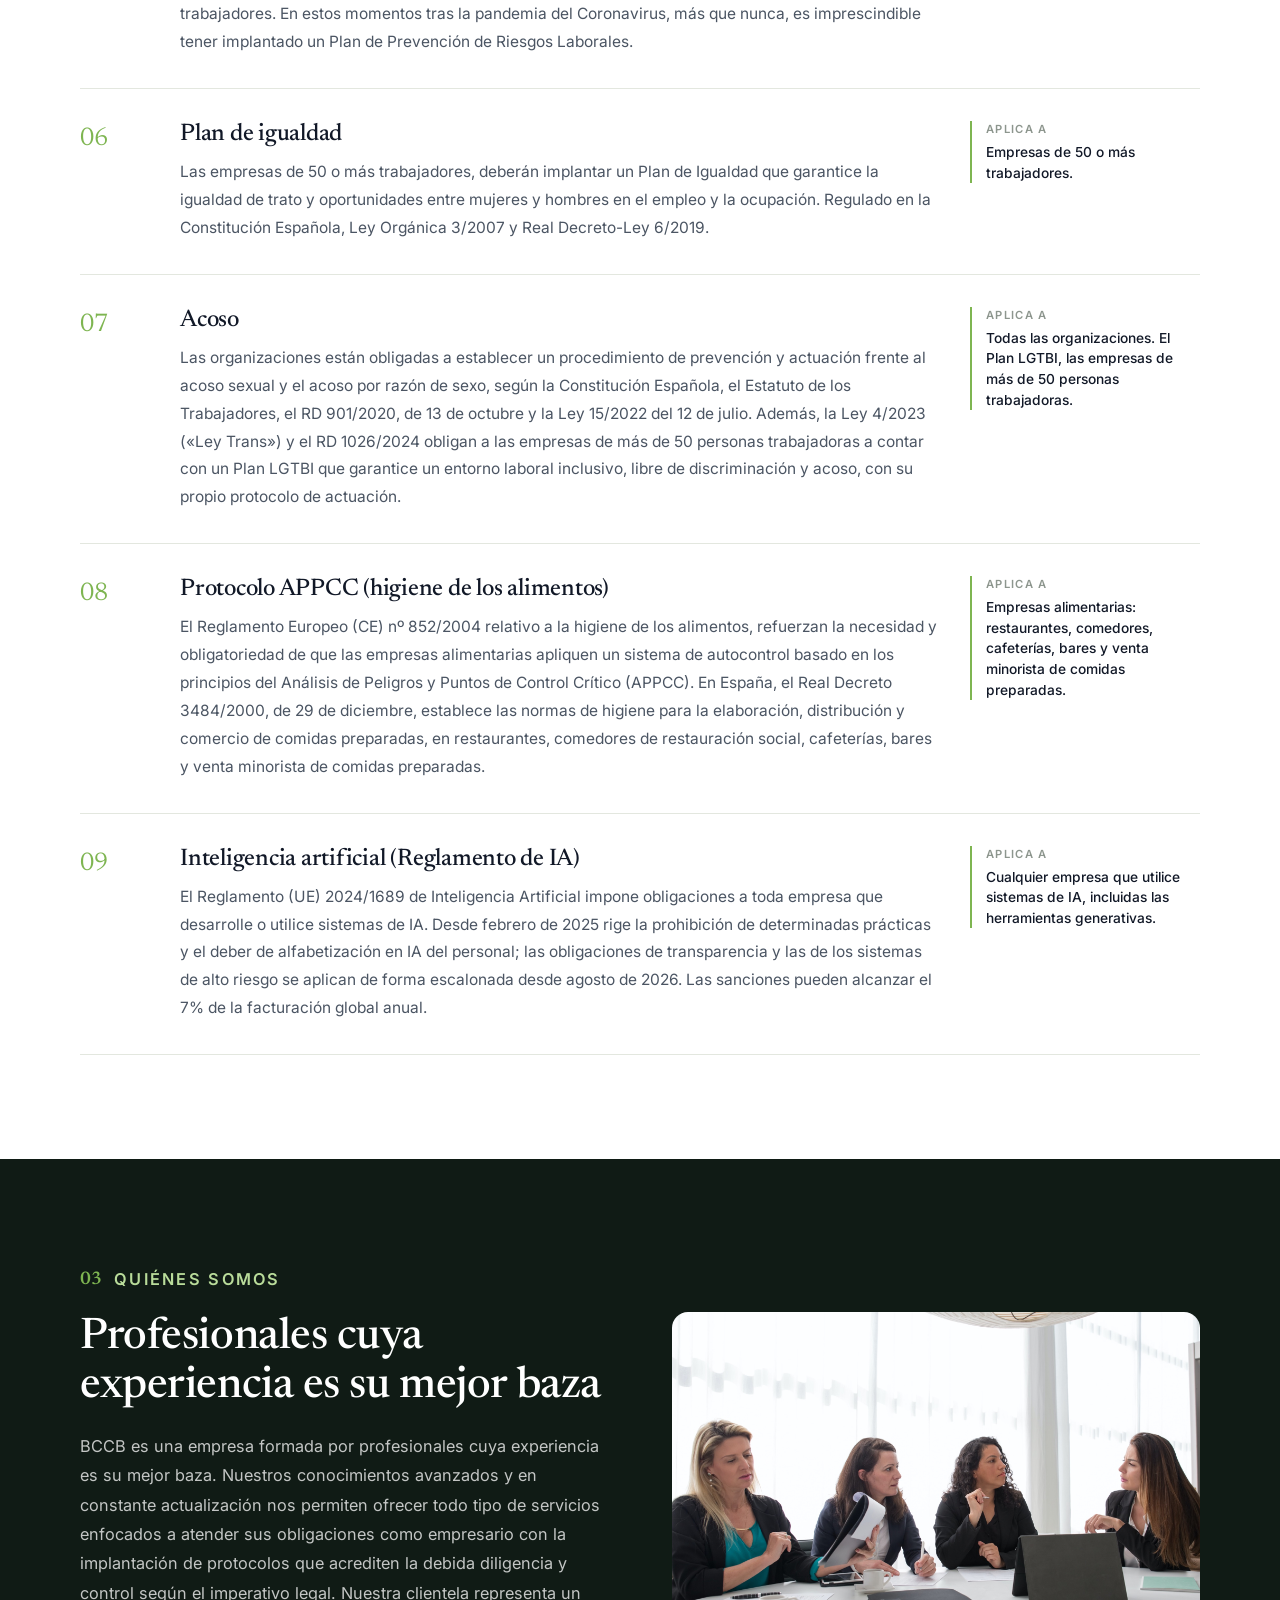
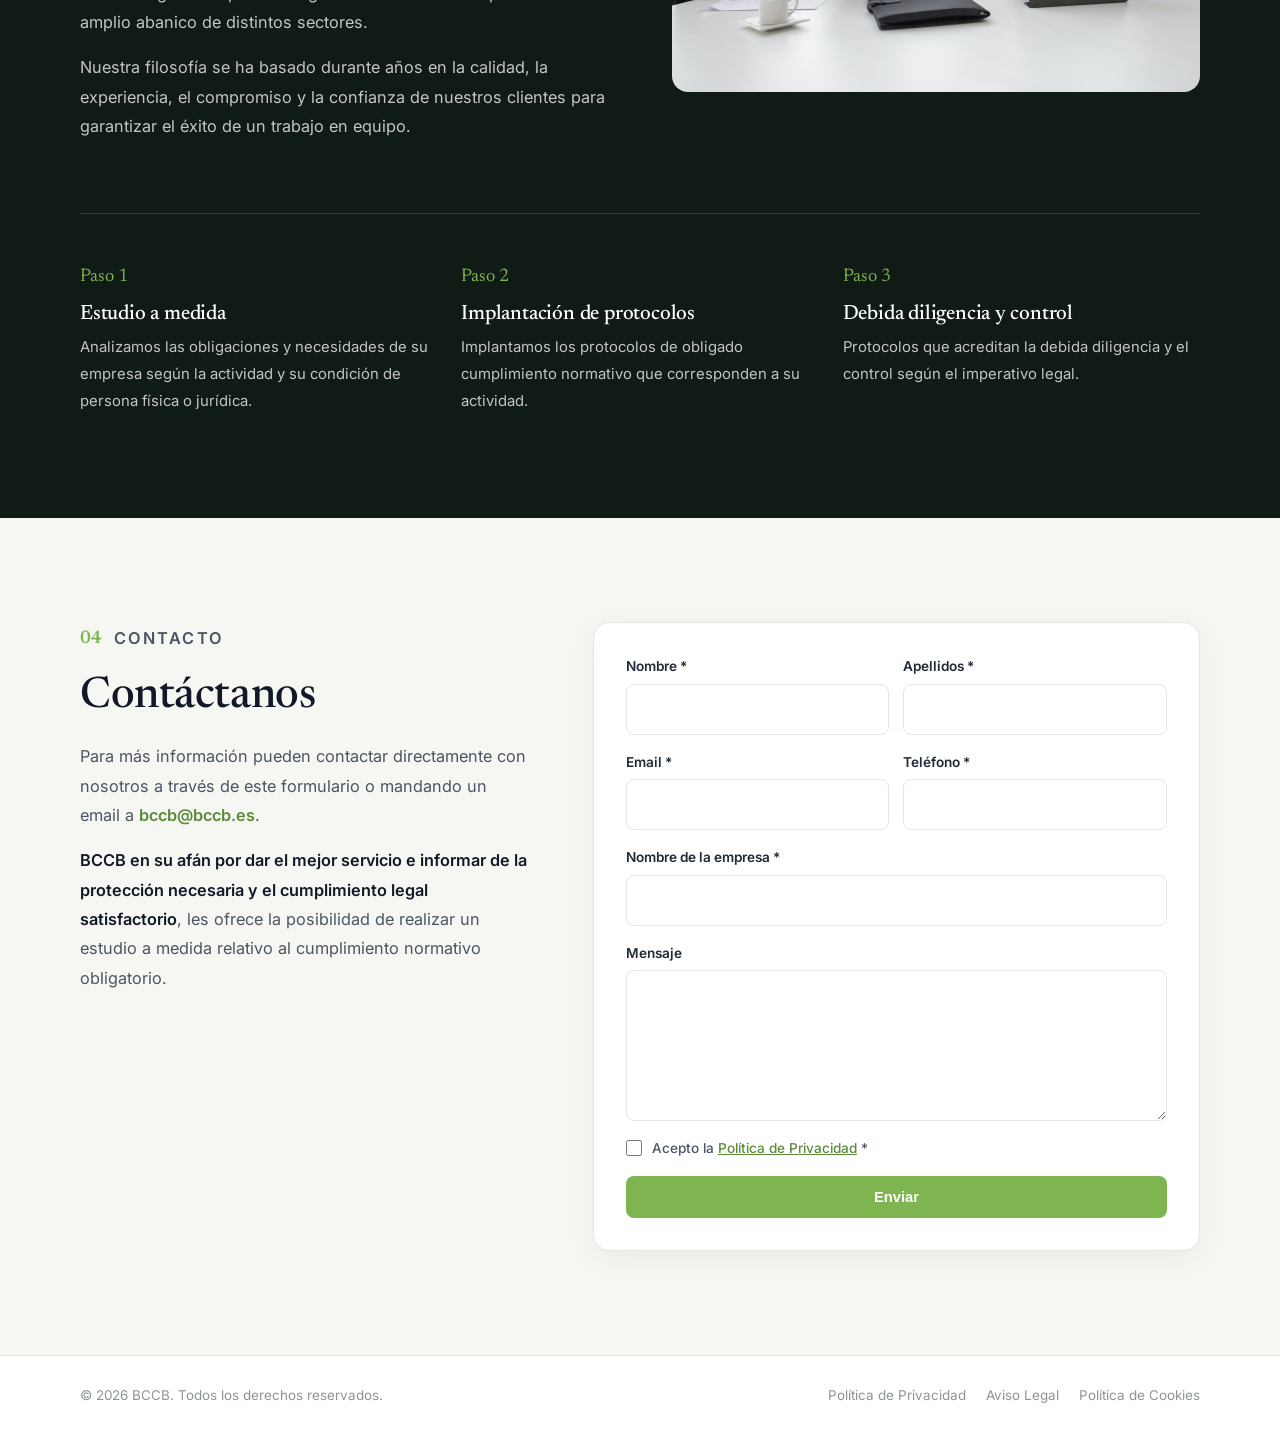
<file: variant-4/index.html>
<!DOCTYPE html>
<html lang="es">
<head>
  <meta charset="UTF-8">
  <meta name="viewport" content="width=device-width, initial-scale=1.0">
  <title>BCCB — Cumplimiento Normativo</title>
  <meta name="description" content="BCCB: asesoramiento de calidad basado en la experiencia. Implantación de protocolos de obligado cumplimiento normativo para empresas.">
  <link rel="icon" href="../assets/favicon.svg" type="image/svg+xml">
  <link rel="alternate icon" href="../assets/favicon.png" type="image/png">
  <link rel="preconnect" href="https://fonts.googleapis.com">
  <link rel="preconnect" href="https://fonts.gstatic.com" crossorigin>
  <link href="https://fonts.googleapis.com/css2?family=Inter:wght@400;500;600;700&family=Newsreader:opsz,wght@6..72,400;6..72,500;6..72,600&display=swap" rel="stylesheet">
  <style>
    *, *::before, *::after { box-sizing: border-box; margin: 0; padding: 0; }

    :root {
      --green: #7eb551;
      --green-light: #edf5e4;
      --green-dark: #5a8a3a;
      --green-pale: #b9dc9a;
      --ink: #101b15;
      --paper: #f6f7f3;
      --white: #ffffff;
      --gray-100: #f2f4f0;
      --gray-200: #e3e7df;
      --gray-400: #8d968e;
      --gray-600: #4b5563;
      --gray-800: #1f2937;
      --gray-900: #111827;
    }

    html { scroll-behavior: smooth; }

    body {
      font-family: 'Inter', system-ui, sans-serif;
      color: var(--gray-800);
      background: var(--white);
      line-height: 1.65;
      -webkit-font-smoothing: antialiased;
    }

    h1, h2, h3 {
      font-family: 'Newsreader', Georgia, serif;
      font-weight: 500;
      color: var(--gray-900);
      line-height: 1.12;
      letter-spacing: -0.01em;
    }

    .container { width: min(1120px, 90vw); margin: 0 auto; }

    /* ── Header ── */
    .site-header {
      position: sticky;
      top: 0;
      z-index: 100;
      background: rgba(255,255,255,0.94);
      backdrop-filter: blur(14px);
      border-bottom: 1px solid var(--gray-200);
    }
    .nav-bar { display: flex; align-items: center; justify-content: space-between; padding: 14px 0; }
    .nav-bar .logo { height: 44px; }
    .nav-bar nav { display: flex; gap: 28px; align-items: center; }
    .nav-bar nav a { color: var(--gray-800); text-decoration: none; font-size: 0.92rem; font-weight: 500; transition: color 0.2s; }
    .nav-bar nav a:hover { color: var(--green-dark); }

    .btn {
      display: inline-flex;
      align-items: center;
      justify-content: center;
      gap: 8px;
      padding: 12px 24px;
      border-radius: 8px;
      font-weight: 600;
      font-size: 0.92rem;
      text-decoration: none;
      border: 1.5px solid transparent;
      cursor: pointer;
      transition: all 0.2s;
    }
    .btn-primary { background: var(--green); color: var(--white); }
    .btn-primary:hover { background: var(--green-dark); }
    .btn-outline-light { background: transparent; color: var(--white); border-color: rgba(255,255,255,0.45); }
    .btn-outline-light:hover { border-color: var(--white); background: rgba(255,255,255,0.08); }

    /* ── Hero ── */
    .hero {
      position: relative;
      isolation: isolate;
      color: var(--white);
      background: var(--ink) url("../assets/hero-handshake.jpeg") center 40% / cover no-repeat;
    }
    .hero::before {
      content: '';
      position: absolute;
      inset: 0;
      z-index: -1;
      background: linear-gradient(100deg, rgba(16,27,21,0.93) 0%, rgba(16,27,21,0.8) 45%, rgba(16,27,21,0.5) 100%);
    }
    .hero-inner { padding: 112px 0 80px; max-width: 720px; }
    .eyebrow {
      display: inline-flex;
      align-items: center;
      gap: 12px;
      font-size: 0.78rem;
      font-weight: 600;
      letter-spacing: 0.14em;
      text-transform: uppercase;
      color: var(--green-pale);
      margin-bottom: 22px;
    }
    .eyebrow::before { content: ''; width: 28px; height: 2px; background: var(--green); }
    .hero h1 { color: var(--white); font-size: clamp(2.6rem, 5.4vw, 4.3rem); margin-bottom: 22px; }
    .hero .lead { font-size: 1.12rem; line-height: 1.75; color: rgba(255,255,255,0.82); max-width: 600px; }
    .hero .actions { display: flex; gap: 12px; flex-wrap: wrap; margin-top: 32px; }

    .story-index { border-top: 1px solid rgba(255,255,255,0.18); }
    .story-index ol { list-style: none; display: grid; grid-template-columns: repeat(3, 1fr); }
    .story-index li + li { border-left: 1px solid rgba(255,255,255,0.18); }
    .story-index a {
      display: flex;
      gap: 14px;
      align-items: baseline;
      padding: 20px 24px 20px 0;
      color: rgba(255,255,255,0.88);
      text-decoration: none;
      font-size: 0.95rem;
      font-weight: 500;
      transition: color 0.2s;
    }
    .story-index li + li a { padding-left: 24px; }
    .story-index a:hover { color: var(--white); }
    .story-index .n { font-family: 'Newsreader', Georgia, serif; font-size: 1.35rem; color: var(--green); line-height: 1; }
    .story-index small { display: block; color: rgba(255,255,255,0.55); font-size: 0.8rem; font-weight: 400; margin-top: 2px; }

    /* ── Logos ── */
    .logos-section { padding: 36px 0; border-bottom: 1px solid var(--gray-200); }
    .logos-inner { display: flex; align-items: center; gap: 40px; }
    .logos-section .label {
      flex: none;
      max-width: 180px;
      font-size: 0.78rem;
      font-weight: 600;
      text-transform: uppercase;
      letter-spacing: 0.1em;
      color: var(--gray-400);
      line-height: 1.5;
    }
    .logo-row { display: flex; flex: 1; justify-content: space-between; align-items: center; gap: 24px; flex-wrap: wrap; }
    .logo-row img { height: 44px; max-width: 130px; object-fit: contain; filter: grayscale(1); opacity: 0.7; transition: all 0.3s; }
    .logo-row a:hover img { filter: grayscale(0); opacity: 1; }

    /* ── Sections ── */
    .section { padding: 104px 0; }
    .kicker {
      display: flex;
      align-items: center;
      gap: 12px;
      font-size: 0.78rem;
      font-weight: 600;
      letter-spacing: 0.14em;
      text-transform: uppercase;
      color: var(--green-dark);
      margin-bottom: 18px;
    }
    .kicker .n { font-family: 'Newsreader', Georgia, serif; font-size: 1.15rem; letter-spacing: 0; color: var(--green); }
    .section h2 { font-size: clamp(2rem, 3.4vw, 2.8rem); margin-bottom: 20px; }
    .section p { color: var(--gray-600); font-size: 1.02rem; line-height: 1.8; }
    .section p + p { margin-top: 16px; }
    .section strong { color: var(--gray-900); font-weight: 600; }

    /* ── 01 Legislación ── */
    .legis { background: var(--paper); }
    .legis-grid { display: grid; grid-template-columns: 1.1fr 0.9fr; gap: 64px; align-items: start; }
    .legis-aside { position: sticky; top: 96px; display: grid; gap: 16px; }
    .stat-card { background: var(--ink); color: var(--white); border-radius: 16px; padding: 32px; }
    .stat-card .big { font-family: 'Newsreader', Georgia, serif; font-size: clamp(3rem, 5vw, 4.4rem); line-height: 1; color: var(--green-pale); }
    .stat-card .what { margin-top: 12px; font-size: 1rem; color: rgba(255,255,255,0.85); line-height: 1.5; }
    .stat-card .ref { margin-top: 18px; padding-top: 16px; border-top: 1px solid rgba(255,255,255,0.15); font-size: 0.8rem; color: rgba(255,255,255,0.6); }
    .legis-aside img { width: 100%; height: 240px; object-fit: cover; border-radius: 16px; }

    /* ── 02 Protocolos ── */
    .protocols-header { max-width: 680px; margin-bottom: 48px; }
    .obligations { list-style: none; border-top: 1px solid var(--gray-200); }
    .obligation {
      display: grid;
      grid-template-columns: 72px 1fr 230px;
      gap: 28px;
      padding: 32px 0;
      border-bottom: 1px solid var(--gray-200);
    }
    .obligation .n { font-family: 'Newsreader', Georgia, serif; font-size: 1.6rem; color: var(--green); line-height: 1; padding-top: 6px; }
    .obligation h3 { font-size: 1.5rem; margin-bottom: 10px; }
    .obligation p { font-size: 0.97rem; }
    .applies { font-size: 0.86rem; color: var(--gray-600); border-left: 2px solid var(--green); padding-left: 14px; align-self: start; line-height: 1.5; }
    .applies b { display: block; font-size: 0.7rem; letter-spacing: 0.12em; text-transform: uppercase; color: var(--gray-400); margin-bottom: 4px; font-weight: 600; }
    .applies span { color: var(--gray-900); font-weight: 500; }

    /* ── 03 Quiénes somos ── */
    .about { background: var(--ink); }
    .about .kicker { color: var(--green-pale); }
    .about h2 { color: var(--white); }
    .about p { color: rgba(255,255,255,0.75); }
    .about-grid { display: grid; grid-template-columns: 1fr 1fr; gap: 64px; align-items: center; }
    .about-grid img { width: 100%; height: 380px; object-fit: cover; border-radius: 16px; }
    .steps {
      list-style: none;
      display: grid;
      grid-template-columns: repeat(3, 1fr);
      gap: 24px;
      margin-top: 72px;
      padding-top: 48px;
      border-top: 1px solid rgba(255,255,255,0.14);
    }
    .steps .n { font-family: 'Newsreader', Georgia, serif; font-size: 1.15rem; color: var(--green); }
    .steps h3 { color: var(--white); font-size: 1.3rem; margin: 10px 0 8px; }
    .steps p { font-size: 0.93rem; }

    /* ── 04 Contacto ── */
    .contact { background: var(--paper); }
    .contact-grid { display: grid; grid-template-columns: 0.85fr 1.15fr; gap: 64px; align-items: start; }
    .contact-form {
      background: var(--white);
      border: 1px solid var(--gray-200);
      border-radius: 16px;
      padding: 32px;
      display: grid;
      gap: 16px;
      box-shadow: 0 8px 30px rgba(16,27,21,0.05);
    }
    .contact-form input,
    .contact-form textarea {
      width: 100%;
      padding: 12px 14px;
      border: 1px solid var(--gray-200);
      border-radius: 8px;
      font: inherit;
      font-size: 0.95rem;
      background: var(--white);
      transition: border-color 0.2s, box-shadow 0.2s;
    }
    .contact-form input:focus,
    .contact-form textarea:focus {
      outline: none;
      border-color: var(--green);
      box-shadow: 0 0 0 3px rgba(126,181,81,0.15);
    }
    .contact-form .btn { width: 100%; }

    /* ── Footer ── */
    .site-footer { padding: 28px 0; border-top: 1px solid var(--gray-200); font-size: 0.84rem; color: var(--gray-400); }

    /* ── Reveal ── */
    .reveal { opacity: 0; transform: translateY(18px); transition: opacity 0.6s ease, transform 0.6s ease; }
    .reveal.visible { opacity: 1; transform: none; }

    /* ── Responsive ── */
    @media (max-width: 960px) {
      .legis-grid, .about-grid, .contact-grid { grid-template-columns: 1fr; gap: 40px; }
      .legis-aside { position: static; }
      .obligation { grid-template-columns: 48px 1fr; gap: 20px; }
      .obligation .applies { grid-column: 2; }
      .steps { grid-template-columns: 1fr; gap: 28px; }
      .story-index ol { grid-template-columns: 1fr; }
      .story-index li + li { border-left: none; border-top: 1px solid rgba(255,255,255,0.18); }
      .story-index li + li a { padding-left: 0; }
      .section { padding: 72px 0; }
      .hero-inner { padding: 80px 0 56px; }
      .logos-inner { flex-direction: column; align-items: flex-start; gap: 20px; }
      .logos-section .label { max-width: none; }
      .logo-row { justify-content: flex-start; }
      .about-grid img { height: 280px; }
    }
  </style>
  <link rel="stylesheet" href="../shared/site.css">
</head>
<body>

  <header class="site-header" id="top">
    <div class="container nav-bar">
      <a href="#top" aria-label="BCCB, inicio"><img src="../assets/fe00ac6f-11bb-4e68-b115-7908fc441568.png" alt="BCCB Cumplimiento Normativo" class="logo"></a>
      <nav id="main-nav" aria-label="Principal">
        <a href="#legislacion">Legislación</a>
        <a href="#protocolos">Servicios</a>
        <a href="#quienes">Quiénes somos</a>
        <a href="#contacto" class="btn btn-primary">Contáctanos</a>
      </nav>
      <button class="nav-toggle" type="button" aria-label="Abrir menú" aria-expanded="false" aria-controls="main-nav">
        <svg class="icon-open" viewBox="0 0 24 24" fill="none" stroke="currentColor" stroke-width="2" stroke-linecap="round" aria-hidden="true"><line x1="3" y1="6" x2="21" y2="6"/><line x1="3" y1="12" x2="21" y2="12"/><line x1="3" y1="18" x2="21" y2="18"/></svg>
        <svg class="icon-close" viewBox="0 0 24 24" fill="none" stroke="currentColor" stroke-width="2" stroke-linecap="round" aria-hidden="true"><line x1="18" y1="6" x2="6" y2="18"/><line x1="6" y1="6" x2="18" y2="18"/></svg>
      </button>
    </div>
  </header>

  <main>
    <!-- Hero -->
    <section class="hero">
      <div class="container hero-inner">
        <p class="eyebrow">Cumplimiento normativo</p>
        <h1>Asesoramiento de calidad basado en la experiencia</h1>
        <p class="lead">Nuestra filosofía se basa en la calidad, la experiencia, el compromiso y la confianza de nuestros clientes para garantizar el éxito de un trabajo en equipo.</p>
        <div class="actions">
          <a class="btn btn-primary" href="#contacto">Contáctanos</a>
          <a class="btn btn-outline-light" href="#legislacion">Más información</a>
        </div>
      </div>
      <nav class="story-index" aria-label="Recorrido">
        <ol class="container">
          <li><a href="#legislacion"><span class="n">01</span><span>Legislación actual<small>Por qué ahora</small></span></a></li>
          <li><a href="#protocolos"><span class="n">02</span><span>Protocolos obligatorios<small>Qué exige la ley</small></span></a></li>
          <li><a href="#quienes"><span class="n">03</span><span>Quiénes somos<small>Cómo trabajamos</small></span></a></li>
        </ol>
      </nav>
    </section>

    <!-- Empresas que confían en nosotros -->
    <section class="logos-section">
      <div class="container logos-inner">
        <p class="label">Empresas que confían en nosotros</p>
        <div class="logo-row">
          <a class="logo-link" data-logo="academica-international-studies" href="https://www.academica.school/" target="_blank" rel="noopener" title="Academica International Studies"><img src="../assets/academica-dark.svg" alt="Academica International Studies" loading="lazy"></a>
          <a class="logo-link" data-logo="tarifa-spin-out" href="https://es.tarifaspinout.com/" target="_blank" rel="noopener" title="Tarifa Spin Out"><img src="../assets/563fef50-144b-46ad-8449-e61df39ce89d.png" alt="Tarifa Spin Out" loading="lazy"></a>
          <a class="logo-link" data-logo="tecnijanda-informatica" href="https://tecnijanda.com/" target="_blank" rel="noopener" title="Tecnijanda Informática"><img src="../assets/3390a699-79a1-45e1-93b3-b75c8e04c921.png" alt="Tecnijanda Informática" loading="lazy"></a>
          <a class="logo-link" data-logo="clinica-dental-arual" href="https://clinicadentalarual.es/" target="_blank" rel="noopener" title="Clínica Dental Arual"><img src="../assets/arual.png" alt="Clínica Dental Arual" loading="lazy"></a>
          <a class="logo-link" data-logo="bmotion-audiovisual" href="https://www.bmotionav.com/" target="_blank" rel="noopener" title="Bmotion Audiovisual"><img src="../assets/bmotion.png" alt="Bmotion Audiovisual" loading="lazy"></a>
          <a class="logo-link" data-logo="jider-comunicacion" href="https://jidercomunicacion.com/" target="_blank" rel="noopener" title="Jider Comunicación"><img src="../assets/jider-comunicacion.png" alt="Jider Comunicación" loading="lazy"></a>
        </div>
      </div>
    </section>

    <!-- 01 · Legislación actual -->
    <section id="legislacion" class="section legis">
      <div class="container legis-grid">
        <div class="reveal">
          <p class="kicker"><span class="n">01</span> Legislación actual</p>
          <h2>La responsabilidad ha pasado del sector público a la empresa</h2>
          <p>La tendencia legislativa existente, a nivel nacional, europeo y global ha creado un nuevo concepto en medidas de seguridad de la empresa.</p>
          <p>Se han implantado numerosas reformas y se traslada la Responsabilidad sobre las Medidas de Control y Represión de delitos e infracciones, del sector público al privado, ahora las empresas son las responsables, mediante <strong>obligaciones sancionables</strong>.</p>
          <p>Así entre otras, la publicación del Reglamento Europeo 679/2016 de <strong>Protección de Datos</strong> de carácter personal, desarrollado en España por la Ley 3/2018, Ley de Protección de Datos Personales y garantía de los derechos con <strong>nuevas obligaciones empresariales y sanciones</strong> ante el incumplimiento del 2 al 4% de la facturación global de la empresa.</p>
          <p><strong>BCCB en su afán por dar el mejor servicio e informar de la protección necesaria y el cumplimiento legal satisfactorio</strong>, les ofrece la posibilidad de realizar un estudio a medida relativo al cumplimiento normativo obligatorio.</p>
          <p>Cada cliente tiene sus propias obligaciones y necesidades dependiendo de la actividad, y de su condición de persona física o jurídica.</p>
        </div>
        <aside class="legis-aside reveal">
          <div class="stat-card">
            <div class="big">2–4%</div>
            <p class="what">de la facturación global de la empresa: sanciones ante el incumplimiento en materia de protección de datos.</p>
            <p class="ref">Reglamento (UE) 2016/679 &middot; Ley Orgánica 3/2018 (LOPDGDD)</p>
          </div>
          <img src="../assets/31b4aba6-c997-434b-ab44-b21115e27913.jpeg" alt="Balanza y mazo de juez sobre una mesa" loading="lazy">
        </aside>
      </div>
    </section>

    <!-- 02 · Protocolos -->
    <section id="protocolos" class="section">
      <div class="container">
        <div class="protocols-header reveal">
          <p class="kicker"><span class="n">02</span> Servicios</p>
          <h2>Protocolos de obligado cumplimiento normativo</h2>
          <p>Ofrecemos los siguientes protocolos de obligado cumplimiento normativo. Cada cliente tiene sus propias obligaciones y necesidades dependiendo de la actividad, y de su condición de persona física o jurídica.</p>
        </div>
        <ol class="obligations">
          <li class="obligation reveal" id="protocolo-datos">
            <div class="n" aria-hidden="true">01</div>
            <div>
              <h3>Protección de datos</h3>
              <p>Todo el que posea datos de personas físicas identificadas o identificables: clientes, pacientes, empleados, proveedores, usuarios de páginas web… etc. deberá implantar un Protocolo de Protección de Datos de carácter personal. Reglamento (UE) 2016/679 de 27 de abril de 2016 (GDPR) y la Ley Orgánica 3/2018 de 5 de diciembre (LOPDGDD).</p>
            </div>
            <aside class="applies"><b>Aplica a</b><span>Cualquier empresa que posea datos de personas físicas: clientes, pacientes, empleados, proveedores o usuarios web.</span></aside>
          </li>
          <li class="obligation reveal" id="protocolo-delito">
            <div class="n" aria-hidden="true">02</div>
            <div>
              <h3>Prevención del delito</h3>
              <p>Con la reforma del Código penal y de la Ley de Sociedades de capital, las empresas deben implantar un plan de prevención del delito, que permita controlar o detectar irregularidades en sus empleados y directivos y así evitar una posible responsabilidad penal.</p>
            </div>
            <aside class="applies"><b>Aplica a</b><span>Empresas y sociedades de capital, para evitar una posible responsabilidad penal.</span></aside>
          </li>
          <li class="obligation reveal" id="protocolo-blanqueo">
            <div class="n" aria-hidden="true">03</div>
            <div>
              <h3>Blanqueo de capitales</h3>
              <p>Numerosa normativa internacional, europea y española regula la Prevención del Blanqueo de Capitales y Financiación del Terrorismo. Las organizaciones que realicen determinadas actividades, son sujetos obligados en prevenir el blanqueo de capitales y deben establecer un protocolo concreto con este fin.</p>
            </div>
            <aside class="applies"><b>Aplica a</b><span>Organizaciones que realizan determinadas actividades (sujetos obligados).</span></aside>
          </li>
          <li class="obligation reveal" id="protocolo-denuncias">
            <div class="n" aria-hidden="true">04</div>
            <div>
              <h3>Canal de denuncias</h3>
              <p>La legislación actual establece la necesidad de contar con un canal de denuncias todas las entidades jurídicas privadas que tengan 50 o más trabajadores, las Administraciones públicas en general y los sujetos obligados a implantar un protocolo de prevención del blanqueo de capitales y financiación del terrorismo, según el Código Penal y Directiva (UE) 2019/1937, traspuesta en España en la Ley 2/2023 obligatoria desde el 13 de marzo de 2023.</p>
            </div>
            <aside class="applies"><b>Aplica a</b><span>Entidades privadas con 50 o más trabajadores, Administraciones públicas y sujetos obligados en materia de blanqueo.</span></aside>
          </li>
          <li class="obligation reveal" id="protocolo-prl">
            <div class="n" aria-hidden="true">05</div>
            <div>
              <h3>Prevención de riesgos laborales</h3>
              <p>La Ley de Prevención de Riesgos Laborales tiene por objeto promover la seguridad y la salud de los trabajadores. En estos momentos tras la pandemia del Coronavirus, más que nunca, es imprescindible tener implantado un Plan de Prevención de Riesgos Laborales.</p>
            </div>
            <aside class="applies"><b>Aplica a</b><span>Toda empresa con trabajadores a su cargo.</span></aside>
          </li>
          <li class="obligation reveal" id="protocolo-igualdad">
            <div class="n" aria-hidden="true">06</div>
            <div>
              <h3>Plan de igualdad</h3>
              <p>Las empresas de 50 o más trabajadores, deberán implantar un Plan de Igualdad que garantice la igualdad de trato y oportunidades entre mujeres y hombres en el empleo y la ocupación. Regulado en la Constitución Española, Ley Orgánica 3/2007 y Real Decreto-Ley 6/2019.</p>
            </div>
            <aside class="applies"><b>Aplica a</b><span>Empresas de 50 o más trabajadores.</span></aside>
          </li>
          <li class="obligation reveal" id="protocolo-acoso">
            <div class="n" aria-hidden="true">07</div>
            <div>
              <h3>Acoso</h3>
              <p>Las organizaciones están obligadas a establecer un procedimiento de prevención y actuación frente al acoso sexual y el acoso por razón de sexo, según la Constitución Española, el Estatuto de los Trabajadores, el RD 901/2020, de 13 de octubre y la Ley 15/2022 del 12 de julio. Además, la Ley 4/2023 («Ley Trans») y el RD 1026/2024 obligan a las empresas de más de 50 personas trabajadoras a contar con un Plan LGTBI que garantice un entorno laboral inclusivo, libre de discriminación y acoso, con su propio protocolo de actuación.</p>
            </div>
            <aside class="applies"><b>Aplica a</b><span>Todas las organizaciones. El Plan LGTBI, las empresas de más de 50 personas trabajadoras.</span></aside>
          </li>
          <li class="obligation reveal" id="protocolo-appcc">
            <div class="n" aria-hidden="true">08</div>
            <div>
              <h3>Protocolo APPCC (higiene de los alimentos)</h3>
              <p>El Reglamento Europeo (CE) nº 852/2004 relativo a la higiene de los alimentos, refuerzan la necesidad y obligatoriedad de que las empresas alimentarias apliquen un sistema de autocontrol basado en los principios del Análisis de Peligros y Puntos de Control Crítico (APPCC). En España, el Real Decreto 3484/2000, de 29 de diciembre, establece las normas de higiene para la elaboración, distribución y comercio de comidas preparadas, en restaurantes, comedores de restauración social, cafeterías, bares y venta minorista de comidas preparadas.</p>
            </div>
            <aside class="applies"><b>Aplica a</b><span>Empresas alimentarias: restaurantes, comedores, cafeterías, bares y venta minorista de comidas preparadas.</span></aside>
          </li>
          <li class="obligation reveal" id="protocolo-ia">
            <div class="n" aria-hidden="true">09</div>
            <div>
              <h3>Inteligencia artificial (Reglamento de IA)</h3>
              <p>El Reglamento (UE) 2024/1689 de Inteligencia Artificial impone obligaciones a toda empresa que desarrolle o utilice sistemas de IA. Desde febrero de 2025 rige la prohibición de determinadas prácticas y el deber de alfabetización en IA del personal; las obligaciones de transparencia y las de los sistemas de alto riesgo se aplican de forma escalonada desde agosto de 2026. Las sanciones pueden alcanzar el 7% de la facturación global anual.</p>
            </div>
            <aside class="applies"><b>Aplica a</b><span>Cualquier empresa que utilice sistemas de IA, incluidas las herramientas generativas.</span></aside>
          </li>
        </ol>
      </div>
    </section>

    <!-- 03 · Quiénes somos -->
    <section id="quienes" class="section about">
      <div class="container">
        <div class="about-grid">
          <div class="reveal">
            <p class="kicker"><span class="n">03</span> Quiénes somos</p>
            <h2>Profesionales cuya experiencia es su mejor baza</h2>
            <p>BCCB es una empresa formada por profesionales cuya experiencia es su mejor baza. Nuestros conocimientos avanzados y en constante actualización nos permiten ofrecer todo tipo de servicios enfocados a atender sus obligaciones como empresario con la implantación de protocolos que acrediten la debida diligencia y control según el imperativo legal. Nuestra clientela representa un amplio abanico de distintos sectores.</p>
            <p>Nuestra filosofía se ha basado durante años en la calidad, la experiencia, el compromiso y la confianza de nuestros clientes para garantizar el éxito de un trabajo en equipo.</p>
          </div>
          <img class="reveal" src="../assets/c4587ba7-900d-43ef-81a1-6e5f38033ab6.jpeg" alt="Equipo de BCCB en una reunión de trabajo" loading="lazy">
        </div>
        <ol class="steps">
          <li class="reveal">
            <span class="n">Paso 1</span>
            <h3>Estudio a medida</h3>
            <p>Analizamos las obligaciones y necesidades de su empresa según la actividad y su condición de persona física o jurídica.</p>
          </li>
          <li class="reveal">
            <span class="n">Paso 2</span>
            <h3>Implantación de protocolos</h3>
            <p>Implantamos los protocolos de obligado cumplimiento normativo que corresponden a su actividad.</p>
          </li>
          <li class="reveal">
            <span class="n">Paso 3</span>
            <h3>Debida diligencia y control</h3>
            <p>Protocolos que acreditan la debida diligencia y el control según el imperativo legal.</p>
          </li>
        </ol>
      </div>
    </section>

    <!-- 04 · Contacto -->
    <section id="contacto" class="section contact">
      <div class="container contact-grid">
        <div class="reveal">
          <p class="kicker"><span class="n">04</span> Contacto</p>
          <h2>Contáctanos</h2>
          <p>Para más información pueden contactar directamente con nosotros a través de este formulario o mandando un email a <a class="contact-email" href="mailto:bccb@bccb.es">bccb@bccb.es</a>.</p>
          <p><strong>BCCB en su afán por dar el mejor servicio e informar de la protección necesaria y el cumplimiento legal satisfactorio</strong>, les ofrece la posibilidad de realizar un estudio a medida relativo al cumplimiento normativo obligatorio.</p>
        </div>
        <form class="contact-form" data-demo-form novalidate>
          <div class="form-row">
            <label>Nombre *<input type="text" name="nombre" required autocomplete="given-name"></label>
            <label>Apellidos *<input type="text" name="apellidos" required autocomplete="family-name"></label>
          </div>
          <div class="form-row">
            <label>Email *<input type="email" name="email" required autocomplete="email"></label>
            <label>Teléfono *<input type="tel" name="telefono" required autocomplete="tel"></label>
          </div>
          <label>Nombre de la empresa *<input type="text" name="empresa" required autocomplete="organization"></label>
          <label>Mensaje<textarea name="mensaje" rows="5"></textarea></label>
          <label class="check"><input type="checkbox" name="privacidad" required><span>Acepto la <a href="https://www.bccb.es/politica-de-privacidad" target="_blank" rel="noopener">Política de Privacidad</a> *</span></label>
          <button class="btn btn-primary" type="submit">Enviar</button>
          <p class="form-note" role="status" hidden></p>
        </form>
      </div>
    </section>
  </main>

  <footer class="site-footer">
    <div class="container footer-inner">
      <p>&copy; <span data-year>2026</span> BCCB. Todos los derechos reservados.</p>
      <nav class="footer-links" aria-label="Legal">
        <a href="https://www.bccb.es/politica-de-privacidad">Política de Privacidad</a>
        <a href="https://www.bccb.es/aviso-legal">Aviso Legal</a>
        <a href="https://www.bccb.es/politica-de-cookies">Política de Cookies</a>
      </nav>
    </div>
  </footer>

  <script src="../shared/site.js"></script>
</body>
</html>
</file>
<file: shared/site.css>
/* BCCB prototypes — shared components.
   Relies on the CSS custom properties every variant defines:
   --green, --green-light, --green-dark, --white, --gray-200, --gray-400, --gray-600, --gray-800, --gray-900 */

/* ── Mobile navigation ─────────────────────────────────────────────── */
.nav-toggle {
  display: none;
  width: 44px;
  height: 44px;
  border: 1px solid var(--gray-200);
  border-radius: 10px;
  background: var(--white);
  color: var(--gray-900);
  cursor: pointer;
  align-items: center;
  justify-content: center;
}
.nav-toggle svg { width: 22px; height: 22px; }
.nav-toggle .icon-close { display: none; }
.site-header.nav-open .nav-toggle .icon-open { display: none; }
.site-header.nav-open .nav-toggle .icon-close { display: block; }

@media (max-width: 960px) {
  .nav-toggle { display: inline-flex; }
  .nav-bar nav {
    display: none;
    position: absolute;
    top: 100%;
    left: 0;
    right: 0;
    flex-direction: column;
    align-items: stretch;
    gap: 0;
    padding: 8px 5vw 20px;
    background: var(--white);
    border-bottom: 1px solid var(--gray-200);
    box-shadow: 0 16px 32px rgba(0, 0, 0, 0.08);
  }
  .site-header.nav-open .nav-bar nav { display: flex; }
  .nav-bar nav a { padding: 12px 0; font-size: 1rem; }
  .nav-bar nav a.btn { margin-top: 8px; justify-content: center; }
}

/* ── Primary button in the header: white text like every other primary button ── */
.nav-bar nav a.btn-primary,
.nav-bar nav a.btn-primary:hover { color: var(--white); }

/* ── Client logos (linked) ─────────────────────────────────────────── */
.logo-link {
  display: block;
  line-height: 0;
  border-radius: 12px;
}
.logo-link:focus-visible { outline: 2px solid var(--green); outline-offset: 4px; }

/* ── Checklist in "Quiénes somos" ──────────────────────────────────── */
.list-intro { margin-top: 20px; }
.check-list {
  list-style: none;
  display: grid;
  grid-template-columns: 1fr 1fr;
  gap: 10px 20px;
  margin: 14px 0 20px;
  padding: 0;
}
.check-list li {
  display: flex;
  gap: 10px;
  align-items: flex-start;
  font-size: 0.9rem;
  font-weight: 600;
  color: var(--gray-800);
  line-height: 1.4;
}
.check-list li::before {
  content: '';
  flex: none;
  width: 16px;
  height: 16px;
  margin-top: 2px;
  background: url("data:image/svg+xml;utf8,<svg xmlns='http://www.w3.org/2000/svg' viewBox='0 0 44.992928 44.979431'><path transform='translate(-59.21678,-207.54474)' fill='%237cb64d' d='m 76.299495,235.22055 c -3.65894,-3.10878 -7.89241,-4.55443 -12.7,-4.16302 -1.23888,0.10086 -4.40494,0.33694 -4.3826,2.13229 0.0166,1.33142 1.59791,1.9823 2.62494,2.38492 3.17597,1.24499 5.95194,2.58809 8.45818,4.97071 2.12803,2.02304 3.80824,4.24198 5.45458,6.65579 0.60642,0.889 1.43492,2.24402 2.693,2.12125 2.874893,-0.28046 4.380584,-6.63314 5.387238,-8.81027 3.266932,-7.0654 7.524038,-13.74041 12.454109,-19.75556 1.585381,-1.93466 3.217691,-3.84637 5.059538,-5.54326 0.91369,-0.84152 2.37666,-1.74737 2.7753,-2.99069 0.54646,-1.70235 -1.65064,-1.9299 -2.77883,-1.78382 -2.93651,0.38029 -5.722753,1.86611 -8.112112,3.54426 -7.170357,5.03601 -13.311653,13.29803 -16.933343,21.2374 z'/></svg>") no-repeat center / contain;
}
.check-list a { color: inherit; text-decoration: none; }
.check-list a:hover { color: var(--green-dark); }
.more-link {
  display: inline-flex;
  align-items: center;
  gap: 6px;
  color: var(--green-dark);
  font-weight: 600;
  text-decoration: none;
}
.more-link:hover { text-decoration: underline; }
@media (max-width: 600px) { .check-list { grid-template-columns: 1fr; } }

/* ── Contact form ──────────────────────────────────────────────────── */
.contact-form label {
  display: grid;
  gap: 6px;
  font-size: 0.85rem;
  font-weight: 600;
  color: var(--gray-800);
}
.form-row {
  display: grid;
  grid-template-columns: 1fr 1fr;
  gap: 14px;
}
.contact-form label.check {
  display: flex;
  gap: 10px;
  align-items: flex-start;
  font-weight: 500;
  color: var(--gray-600);
}
.contact-form label.check input {
  width: 16px;
  height: 16px;
  margin-top: 3px;
  accent-color: var(--green);
  flex: none;
}
.contact-form label.check a { color: var(--green-dark); }
.contact-form .form-note {
  margin: 0;
  font-size: 0.85rem;
  color: var(--green-dark);
}
.contact-email { color: var(--green-dark); font-weight: 600; text-decoration: none; }
.contact-email:hover { text-decoration: underline; }
@media (max-width: 600px) { .form-row { grid-template-columns: 1fr; } }

/* ── Footer ────────────────────────────────────────────────────────── */
.footer-inner {
  display: flex;
  flex-wrap: wrap;
  justify-content: space-between;
  align-items: center;
  gap: 12px 24px;
  text-align: left;
}
.footer-inner p { margin: 0; }
.footer-links {
  display: flex;
  flex-wrap: wrap;
  gap: 8px 20px;
}
.footer-links a { color: inherit; text-decoration: none; }
.footer-links a:hover { color: var(--green-dark); }

/* ── Prototype switcher ────────────────────────────────────────────── */
.switcher { position: fixed; bottom: 24px; right: 24px; z-index: 999; }
.switcher-toggle {
  width: 48px;
  height: 48px;
  border-radius: 12px;
  background: var(--gray-900);
  color: var(--white);
  border: none;
  cursor: pointer;
  display: flex;
  align-items: center;
  justify-content: center;
  box-shadow: 0 4px 16px rgba(0, 0, 0, 0.2);
  transition: background 0.2s;
}
.switcher-toggle:hover { background: var(--green); }
.switcher-toggle svg { width: 22px; height: 22px; }
.switcher-menu {
  position: absolute;
  bottom: 58px;
  right: 0;
  display: none;
  min-width: 240px;
  padding: 8px;
  background: var(--white);
  border: 1px solid var(--gray-200);
  border-radius: 12px;
  box-shadow: 0 12px 40px rgba(0, 0, 0, 0.15);
}
.switcher-menu.open { display: block; }
.switcher-menu a {
  display: flex;
  align-items: center;
  gap: 10px;
  padding: 10px 14px;
  border-radius: 8px;
  color: var(--gray-800);
  font-size: 0.88rem;
  font-weight: 500;
  text-decoration: none;
}
.switcher-menu a:hover { background: var(--green-light); }
.switcher-menu a.active { background: var(--green-light); color: var(--green-dark); font-weight: 600; }
.switcher-menu a.all { border-top: 1px solid var(--gray-200); margin-top: 4px; padding-top: 12px; color: var(--gray-600); }
.switcher-menu .dot { width: 8px; height: 8px; border-radius: 50%; background: var(--gray-400); }
.switcher-menu a.active .dot { background: var(--green); }

/* ── Motion ────────────────────────────────────────────────────────── */
@media (prefers-reduced-motion: reduce) {
  .reveal, .protocol-card, .protocol-item { opacity: 1 !important; transform: none !important; transition: none !important; }
}

/* ── Misc ──────────────────────────────────────────────────────────── */
[id] { scroll-margin-top: 88px; }
.nav-bar > a:first-child { display: inline-flex; line-height: 0; }
</file>
